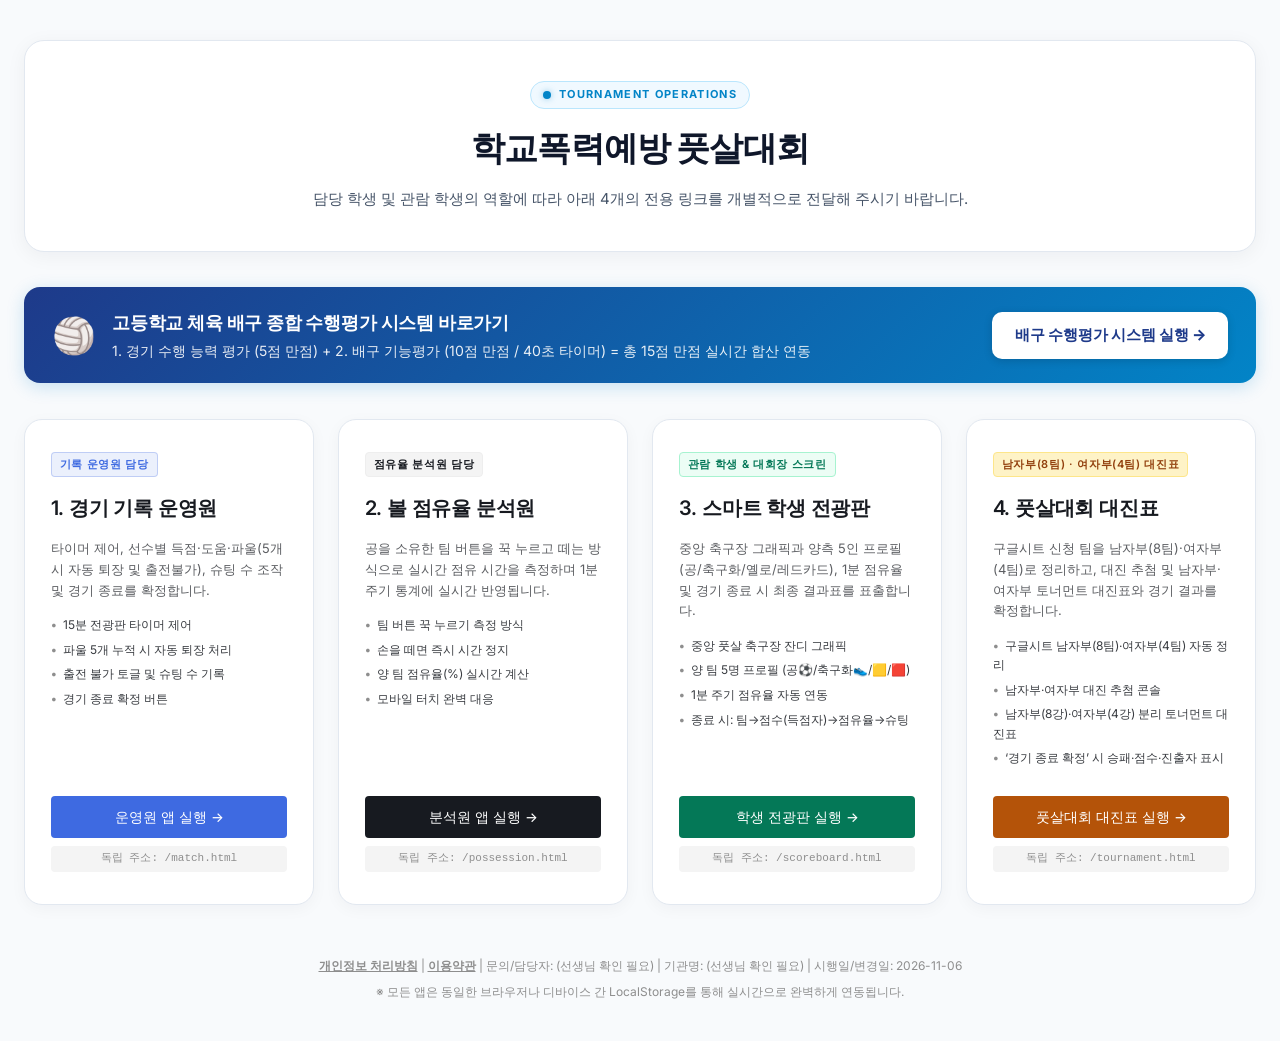
<file: index.html>
<!DOCTYPE html>
<html lang="ko">

<head>
  <meta charset="UTF-8">
  <meta name="viewport" content="width=device-width, initial-scale=1.0, maximum-scale=1.0, user-scalable=no">
  <title>학교폭력예방 풋살대회 | 운영 포털</title>
  <meta name="description" content="학교폭력예방 풋살대회 운영 포털 - 경기 기록 운영원, 볼 점유율 분석원, 학생 전광판, 토너먼트 대진표·일정 및 경기 확정">
  <link rel="preconnect" href="https://fonts.googleapis.com">
  <link rel="preconnect" href="https://fonts.gstatic.com" crossorigin>
  <link href="https://fonts.googleapis.com/css2?family=Inter:wght@400;500;600;700&display=swap" rel="stylesheet">
  <style>
    :root {
      --tesla-white: #ffffff;
      --tesla-light-ash: #f4f4f4;
      --tesla-cloud-gray: #eeeeee;
      --tesla-pale-silver: #d0d1d2;
      --tesla-silver-fog: #8e8e8e;
      --tesla-pewter: #5c5e62;
      --tesla-graphite: #393c41;
      --tesla-carbon-dark: #171a20;
      --tesla-blue: #3e6ae1;
      --tesla-blue-hover: #2e55bd;
      --font-sans: 'Inter', -apple-system, BlinkMacSystemFont, "Segoe UI", Roboto, sans-serif;
      --radius-btn: 4px;
      --radius-panel: 12px;
      --tesla-transition: all 0.33s cubic-bezier(0.5, 0, 0, 0.75);
    }

    *,
    *::before,
    *::after {
      box-sizing: border-box;
      margin: 0;
      padding: 0;
    }

    body {
      font-family: var(--font-sans);
      background-color: #f8fafc;
      color: #0f172a;
      min-height: 100vh;
      display: flex;
      flex-direction: column;
      align-items: center;
      justify-content: center;
      padding: 2.5rem 1.5rem;
      line-height: 1.6;
    }

    .portal-container {
      width: 100%;
      max-width: 1360px;
      display: flex;
      flex-direction: column;
      gap: 2.2rem;
    }

    .portal-header {
      text-align: center;
      display: flex;
      flex-direction: column;
      align-items: center;
      gap: 0.75rem;
      background: #ffffff;
      border: 1px solid #e2e8f0;
      border-radius: 20px;
      padding: 2.5rem 1.75rem;
      box-shadow: 0 4px 20px rgba(15, 23, 42, 0.05);
    }

    .brand-badge {
      display: inline-flex;
      align-items: center;
      gap: 0.5rem;
      font-size: 11px;
      font-weight: 700;
      letter-spacing: 0.12em;
      color: #0284c7;
      background: #f0f9ff;
      border: 1px solid #bae6fd;
      padding: 4px 12px;
      border-radius: 999px;
      text-transform: uppercase;
    }

    .live-dot {
      width: 8px;
      height: 8px;
      border-radius: 50%;
      background-color: #0284c7;
      box-shadow: 0 0 6px rgba(2, 132, 199, 0.4);
    }

    .portal-title {
      font-size: 34px;
      font-weight: 900;
      color: #0f172a;
      letter-spacing: -0.02em;
    }

    .portal-subtitle {
      font-size: 15px;
      color: #475569;
      max-width: 680px;
      line-height: 1.6;
    }

    /* 4단 독립 앱 선택 카드 그리드 */
    .app-cards-grid {
      display: grid;
      grid-template-columns: repeat(4, 1fr);
      gap: 1.5rem;
    }

    @media (max-width: 1200px) {
      .app-cards-grid {
        grid-template-columns: repeat(2, 1fr);
      }
    }

    @media (max-width: 680px) {
      .app-cards-grid {
        grid-template-columns: 1fr;
        gap: 1.25rem;
      }
    }

    .app-card {
      background: #ffffff;
      border: 1px solid #e2e8f0;
      border-radius: 18px;
      padding: 2rem 1.6rem;
      display: flex;
      flex-direction: column;
      justify-content: space-between;
      gap: 1.8rem;
      text-decoration: none;
      color: inherit;
      transition: all 0.2s cubic-bezier(0.16, 1, 0.3, 1);
      box-shadow: 0 4px 16px rgba(15, 23, 42, 0.04);
    }

    .app-card:hover {
      border-color: #3b82f6;
      transform: translateY(-4px);
      box-shadow: 0 16px 32px rgba(15, 23, 42, 0.09);
    }

    .app-card-top {
      display: flex;
      flex-direction: column;
      gap: 0.9rem;
    }

    .app-role-pill {
      align-self: flex-start;
      font-size: 11px;
      font-weight: 700;
      letter-spacing: 0.06em;
      padding: 4px 10px;
      border-radius: 6px;
      text-transform: uppercase;
    }

    .card-match .app-role-pill {
      background: #eff6ff;
      color: #1d4ed8;
      border: 1px solid #bfdbfe;
    }

    .card-possession .app-role-pill {
      background: #f1f5f9;
      color: #334155;
      border: 1px solid #cbd5e1;
    }

    .card-scoreboard .app-role-pill {
      background: #ecfdf5;
      color: #059669;
      border: 1px solid #a7f3d0;
    }

    .card-tournament .app-role-pill {
      background: #fffbeb;
      color: #b45309;
      border: 1px solid #fde68a;
    }

    .app-card-title {
      font-size: 21px;
      font-weight: 800;
      color: #0f172a;
      letter-spacing: -0.01em;
    }

    .app-card-desc {
      font-size: 13.5px;
      color: #475569;
      line-height: 1.65;
    }

    .app-features-list {
      list-style: none;
      display: flex;
      flex-direction: column;
      gap: 0.45rem;
      font-size: 12.5px;
      color: #334155;
    }

    .app-features-list li::before {
      content: "✓";
      color: #2563eb;
      display: inline-block;
      width: 1.2em;
      font-weight: bold;
    }

    .app-card-bottom {
      display: flex;
      flex-direction: column;
      gap: 0.75rem;
    }

    .btn-enter-app {
      width: 100%;
      height: 46px;
      display: flex;
      align-items: center;
      justify-content: center;
      gap: 0.4rem;
      border-radius: 10px;
      font-size: 14px;
      font-weight: 700;
      transition: all 0.16s ease;
      cursor: pointer;
    }

    .card-match .btn-enter-app {
      background: #2563eb;
      color: #ffffff;
    }

    .card-match:hover .btn-enter-app {
      background: #1d4ed8;
    }

    .card-possession .btn-enter-app {
      background: #0f172a;
      color: #ffffff;
    }

    .card-possession:hover .btn-enter-app {
      background: #1e293b;
    }

    .card-scoreboard .btn-enter-app {
      background: #059669;
      color: #ffffff;
    }

    .card-scoreboard:hover .btn-enter-app {
      background: #047857;
    }

    .card-tournament .btn-enter-app {
      background: #d97706;
      color: #ffffff;
    }

    .card-tournament:hover .btn-enter-app {
      background: #b45309;
    }

    .url-chip {
      font-size: 11px;
      font-family: 'JetBrains Mono', monospace;
      color: #64748b;
      text-align: center;
      background: #f1f5f9;
      padding: 5px 8px;
      border-radius: 6px;
    }

    .app-role-pill {
      align-self: flex-start;
      font-size: 11px;
      font-weight: 600;
      letter-spacing: 0.06em;
      padding: 3px 8px;
      border-radius: var(--radius-btn);
      text-transform: uppercase;
    }

    .card-match .app-role-pill {
      background: rgba(62, 106, 225, 0.1);
      color: var(--tesla-blue);
      border: 1px solid rgba(62, 106, 225, 0.25);
    }

    .card-possession .app-role-pill {
      background: var(--tesla-light-ash);
      color: var(--tesla-carbon-dark);
      border: 1px solid var(--tesla-cloud-gray);
    }

    .card-scoreboard .app-role-pill {
      background: #ecfdf5;
      color: #047857;
      border: 1px solid #a7f3d0;
    }

    .card-tournament .app-role-pill {
      background: #fef3c7;
      color: #92400e;
      border: 1px solid #fde68a;
    }

    .app-card-title {
      font-size: 20px;
      font-weight: 600;
      color: var(--tesla-carbon-dark);
      letter-spacing: -0.01em;
    }

    .app-card-desc {
      font-size: 13px;
      color: var(--tesla-pewter);
      line-height: 1.6;
    }

    .app-features-list {
      list-style: none;
      display: flex;
      flex-direction: column;
      gap: 0.35rem;
      font-size: 12px;
      color: var(--tesla-graphite);
    }

    .app-features-list li::before {
      content: "•";
      color: var(--tesla-silver-fog);
      display: inline-block;
      width: 1em;
    }

    .app-card-bottom {
      display: flex;
      flex-direction: column;
      gap: 0.5rem;
    }

    .btn-enter-app {
      width: 100%;
      height: 42px;
      display: flex;
      align-items: center;
      justify-content: center;
      gap: 0.4rem;
      border-radius: var(--radius-btn);
      font-size: 13.5px;
      font-weight: 500;
      transition: var(--tesla-transition);
      cursor: pointer;
    }

    .card-match .btn-enter-app {
      background: var(--tesla-blue);
      color: var(--tesla-white);
    }

    .card-match:hover .btn-enter-app {
      background: var(--tesla-blue-hover);
    }

    .card-possession .btn-enter-app {
      background: var(--tesla-carbon-dark);
      color: var(--tesla-white);
    }

    .card-possession:hover .btn-enter-app {
      background: #000000;
    }

    .card-scoreboard .btn-enter-app {
      background: #047857;
      color: var(--tesla-white);
    }

    .card-scoreboard:hover .btn-enter-app {
      background: #065f46;
    }

    .card-tournament .btn-enter-app {
      background: #b45309;
      color: var(--tesla-white);
    }

    .card-tournament:hover .btn-enter-app {
      background: #92400e;
    }

    .url-chip {
      font-size: 11px;
      font-family: monospace;
      color: var(--tesla-silver-fog);
      text-align: center;
      background: var(--tesla-light-ash);
      padding: 4px 8px;
      border-radius: var(--radius-btn);
    }

    .portal-footer {
      text-align: center;
      font-size: 12px;
      color: var(--tesla-silver-fog);
      margin-top: 1rem;
    }
  </style>
</head>

<body>
  <div class="portal-container">
    <header class="portal-header">
      <div class="brand-badge">
        <span class="live-dot"></span>
        <span>TOURNAMENT OPERATIONS</span>
      </div>
      <h1 class="portal-title">학교폭력예방 풋살대회</h1>
      <p class="portal-subtitle">담당 학생 및 관람 학생의 역할에 따라 아래 4개의 전용 링크를 개별적으로 전달해 주시기 바랍니다.</p>
    </header>

    <!-- 배구 종합 수행평가 시스템 바로가기 배너 -->
    <div style="background: linear-gradient(135deg, #1e3a8a, #0284c7); border-radius: 16px; padding: 1.25rem 1.75rem; color: #ffffff; display: flex; align-items: center; justify-content: space-between; box-shadow: 0 4px 18px rgba(2, 132, 199, 0.2); flex-wrap: wrap; gap: 1rem;">
      <div style="display: flex; align-items: center; gap: 1rem;">
        <span style="font-size: 2.2rem;">🏐</span>
        <div>
          <div style="font-size: 1.15rem; font-weight: 800; letter-spacing: -0.01em;">고등학교 체육 배구 종합 수행평가 시스템 바로가기</div>
          <div style="font-size: 0.88rem; opacity: 0.9; margin-top: 2px;">1. 경기 수행 능력 평가 (5점 만점) + 2. 배구 기능평가 (10점 만점 / 40초 타이머) = 총 15점 만점 실시간 합산 연동</div>
        </div>
      </div>
      <a href="volleyball/index.html" style="background: #ffffff; color: #1e3a8a; font-weight: 800; font-size: 0.95rem; padding: 0.7rem 1.4rem; border-radius: 10px; text-decoration: none; box-shadow: 0 2px 8px rgba(0,0,0,0.15); transition: all 0.2s ease;">
        배구 수행평가 시스템 실행 →
      </a>
    </div>

    <main class="app-cards-grid">
      <!-- 1. 경기 기록 운영원 앱 (기존 그대로 유지) -->
      <a href="match.html" class="app-card card-match">
        <div class="app-card-top">
          <span class="app-role-pill">기록 운영원 담당</span>
          <h2 class="app-card-title">1. 경기 기록 운영원</h2>
          <p class="app-card-desc">타이머 제어, 선수별 득점·도움·파울(5개 시 자동 퇴장 및 출전불가), 슈팅 수 조작 및 경기 종료를 확정합니다.</p>
          <ul class="app-features-list">
            <li>15분 전광판 타이머 제어</li>
            <li>파울 5개 누적 시 자동 퇴장 처리</li>
            <li>출전 불가 토글 및 슈팅 수 기록</li>
            <li>경기 종료 확정 버튼</li>
          </ul>
        </div>
        <div class="app-card-bottom">
          <div class="btn-enter-app">운영원 앱 실행 →</div>
          <span class="url-chip">독립 주소: /match.html</span>
        </div>
      </a>

      <!-- 2. 볼 점유율 분석원 앱 (기존 그대로 유지) -->
      <a href="possession.html" class="app-card card-possession">
        <div class="app-card-top">
          <span class="app-role-pill">점유율 분석원 담당</span>
          <h2 class="app-card-title">2. 볼 점유율 분석원</h2>
          <p class="app-card-desc">공을 소유한 팀 버튼을 꾹 누르고 떼는 방식으로 실시간 점유 시간을 측정하며 1분 주기 통계에 실시간 반영됩니다.</p>
          <ul class="app-features-list">
            <li>팀 버튼 꾹 누르기 측정 방식</li>
            <li>손을 떼면 즉시 시간 정지</li>
            <li>양 팀 점유율(%) 실시간 계산</li>
            <li>모바일 터치 완벽 대응</li>
          </ul>
        </div>
        <div class="app-card-bottom">
          <div class="btn-enter-app">분석원 앱 실행 →</div>
          <span class="url-chip">독립 주소: /possession.html</span>
        </div>
      </a>

      <!-- 3. 스마트 학생 전광판 (기존 그대로 유지) -->
      <a href="scoreboard.html" class="app-card card-scoreboard">
        <div class="app-card-top">
          <span class="app-role-pill">관람 학생 &amp; 대회장 스크린</span>
          <h2 class="app-card-title">3. 스마트 학생 전광판</h2>
          <p class="app-card-desc">중앙 축구장 그래픽과 양측 5인 프로필(공/축구화/옐로/레드카드), 1분 점유율 및 경기 종료 시 최종 결과표를 표출합니다.</p>
          <ul class="app-features-list">
            <li>중앙 풋살 축구장 잔디 그래픽</li>
            <li>양 팀 5명 프로필 (공⚽/축구화👟/🟨/🟥)</li>
            <li>1분 주기 점유율 자동 연동</li>
            <li>종료 시: 팀→점수(득점자)→점유율→슈팅</li>
          </ul>
        </div>
        <div class="app-card-bottom">
          <div class="btn-enter-app">학생 전광판 실행 →</div>
          <span class="url-chip">독립 주소: /scoreboard.html</span>
        </div>
      </a>

      <!-- 4. 풋살대회 대진표 (신규 추가!) -->
      <a href="tournament.html" class="app-card card-tournament">
        <div class="app-card-top">
          <span class="app-role-pill">남자부(8팀) · 여자부(4팀) 대진표</span>
          <h2 class="app-card-title">4. 풋살대회 대진표</h2>
          <p class="app-card-desc">구글시트 신청 팀을 남자부(8팀)·여자부(4팀)로 정리하고, 대진 추첨 및 남자부·여자부 토너먼트 대진표와 경기 결과를 확정합니다.</p>
          <ul class="app-features-list">
            <li>구글시트 남자부(8팀)·여자부(4팀) 자동 정리</li>
            <li>남자부·여자부 대진 추첨 콘솔</li>
            <li>남자부(8강)·여자부(4강) 분리 토너먼트 대진표</li>
            <li>‘경기 종료 확정’ 시 승패·점수·진출자 표시</li>
          </ul>
        </div>
        <div class="app-card-bottom">
          <div class="btn-enter-app">풋살대회 대진표 실행 →</div>
          <span class="url-chip">독립 주소: /tournament.html</span>
        </div>
      </a>
    </main>

    <footer class="portal-footer">
      <div style="margin-bottom: 0.4rem;">
        <a href="PRIVACY_POLICY.md" style="color:inherit; font-weight:600;">개인정보 처리방침</a> |
        <a href="TERMS_OF_SERVICE.md" style="color:inherit; font-weight:600;">이용약관</a> |
        <span>문의/담당자: (선생님 확인 필요)</span> |
        <span>기관명: (선생님 확인 필요)</span> |
        <span>시행일/변경일: 2026-11-06</span>
      </div>
      <p>※ 모든 앱은 동일한 브라우저나 디바이스 간 LocalStorage를 통해 실시간으로 완벽하게 연동됩니다.</p>
    </footer>
  </div>
</body>

</html>
</file>
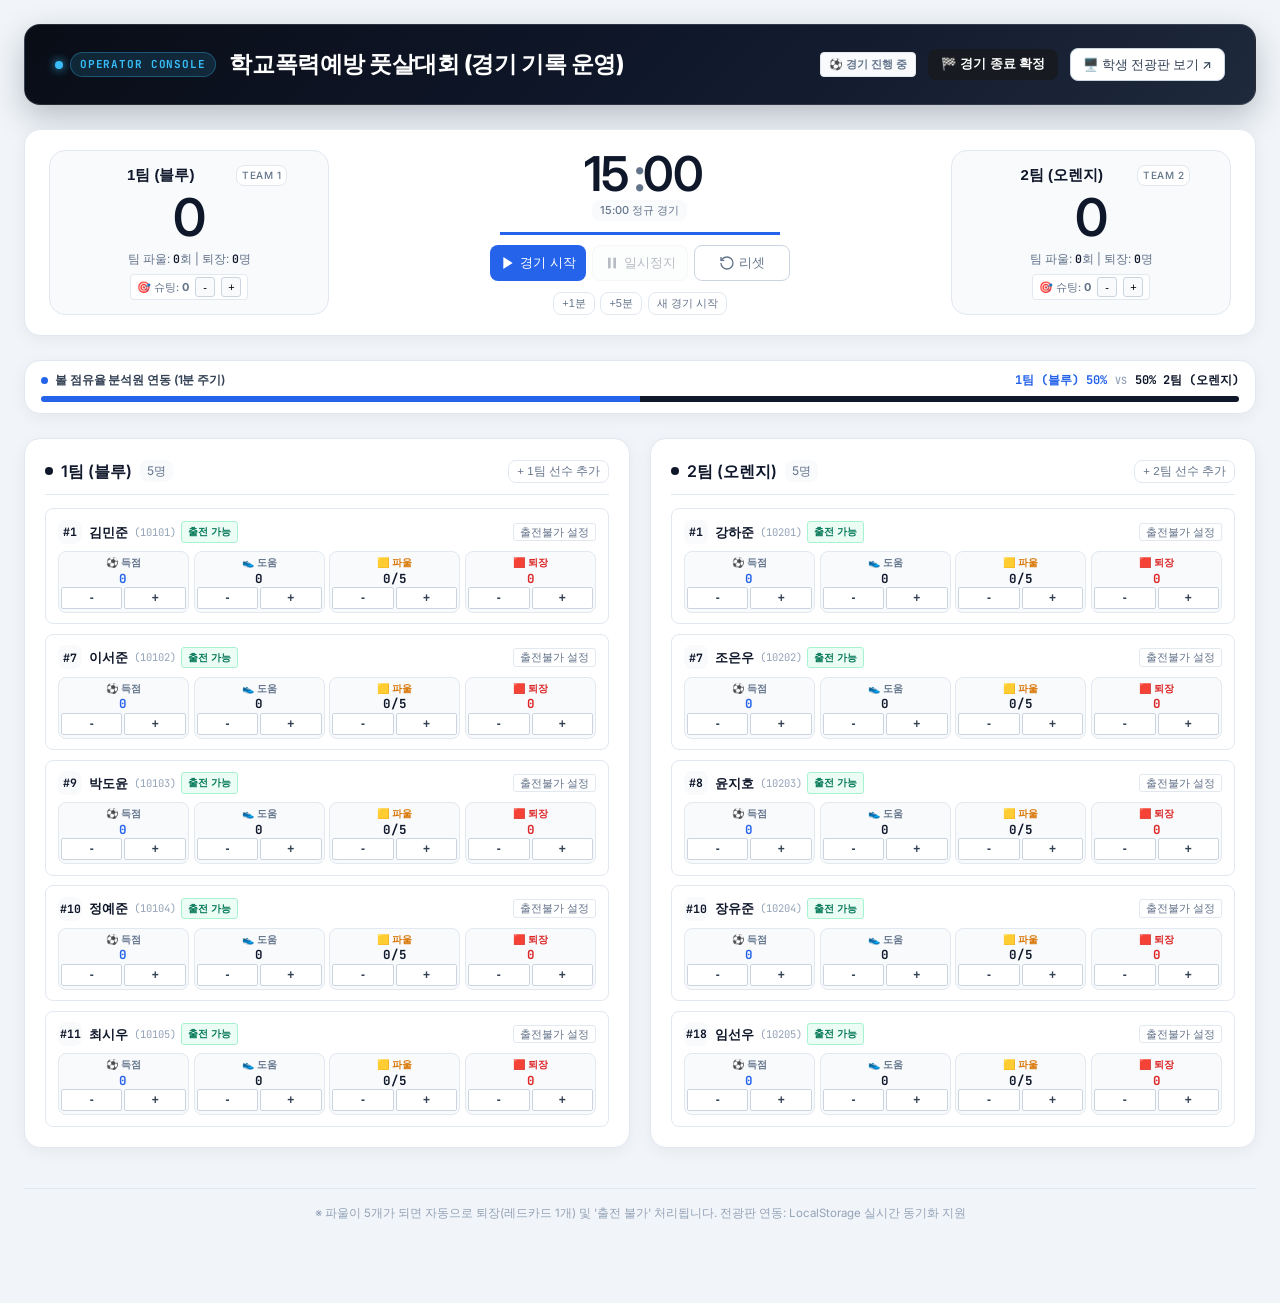
<file: match.html>
<!DOCTYPE html>
<html lang="ko">
<head>
  <meta charset="UTF-8">
  <meta name="viewport" content="width=device-width, initial-scale=1.0, maximum-scale=1.0, user-scalable=no">
  <title>경기 기록 운영원 | 학교폭력예방 풋살대회</title>
  <meta name="description" content="학교폭력예방 풋살대회 경기 기록 운영원 전용 앱 - 득점, 도움, 파울(5회 시 자동 퇴장), 출전 불가 및 경기 종료">
  <link rel="preconnect" href="https://fonts.googleapis.com">
  <link rel="preconnect" href="https://fonts.gstatic.com" crossorigin>
  <link href="https://fonts.googleapis.com/css2?family=Inter:wght@400;500;600;700&family=JetBrains+Mono:wght@500;700&display=swap" rel="stylesheet">
  <link rel="stylesheet" href="style.css">
  <style>
    /* 운영판 추가 확장 스타일 (Tesla Design System 규격) */
    .game-status-badge {
      font-size: 11px;
      font-weight: 600;
      padding: 3px 8px;
      border-radius: 4px;
      background: var(--tesla-light-ash);
      color: var(--tesla-pewter);
      border: 1px solid var(--tesla-cloud-gray);
    }
    .game-status-badge.ended {
      background: #fee2e2;
      color: #b91c1c;
      border-color: #fca5a5;
    }
    .btn-end-match {
      background: #171a20;
      color: #ffffff;
      border: 1px solid #171a20;
    }
    .btn-end-match:hover {
      background: #b91c1c;
      border-color: #b91c1c;
    }
    .player-status-tag {
      font-size: 10px;
      padding: 2px 6px;
      border-radius: 3px;
      font-weight: 600;
      display: inline-block;
    }
    .status-active {
      background: #ecfdf5;
      color: #047857;
      border: 1px solid #a7f3d0;
    }
    .status-suspended {
      background: #fee2e2;
      color: #b91c1c;
      border: 1px solid #fca5a5;
    }
    .status-disqualified {
      background: #f3f4f6;
      color: #4b5563;
      border: 1px solid #d1d5db;
    }
    /* 슈팅 컨트롤 유닛 */
    .team-shots-ctrl {
      display: flex;
      align-items: center;
      gap: 0.4rem;
      font-size: 11px;
      color: var(--tesla-pewter);
      background: var(--tesla-white);
      padding: 2px 6px;
      border-radius: 4px;
      border: 1px solid var(--tesla-cloud-gray);
    }
    .btn-shot-mini {
      width: 20px;
      height: 20px;
      border-radius: 3px;
      border: 1px solid var(--tesla-pale-silver);
      background: var(--tesla-light-ash);
      cursor: pointer;
      font-size: 11px;
      line-height: 1;
    }
  </style>
</head>
<body>
  <div class="app-container">
    <!-- 1. 최상단 헤더 -->
    <header class="app-header">
      <div class="header-left">
        <div class="brand-badge">
          <span class="live-dot"></span>
          <span class="brand-sub">OPERATOR CONSOLE</span>
        </div>
        <h1 class="main-title">학교폭력예방 풋살대회 (경기 기록 운영)</h1>
      </div>

      <div class="header-right">
        <span class="game-status-badge" id="gameStatusBadge">경기 진행 중</span>

        <button id="endMatchBtn" class="btn-primary btn-end-match" title="경기 종료 시 학생 전광판에 최종 결과 표시">
          🏁 경기 종료 확정
        </button>

        <a href="scoreboard.html" target="_blank" class="btn-secondary" title="학생들이 보는 전광판 새 창 열기">
          🖥️ 학생 전광판 보기 ↗
        </a>
      </div>
    </header>

    <!-- 2. 상단 중앙 타이머 및 스코어보드 -->
    <section class="top-center-scoreboard glass-card">
      <!-- 1팀 요약 -->
      <div class="team-summary team-summary-1">
        <div class="team-name-editable-wrap">
          <input type="text" id="team1NameInput" class="team-name-input" value="1팀 (블루)" title="1팀 이름을 변경할 수 있습니다">
          <span class="team-sub-badge">TEAM 1</span>
        </div>
        <div class="team-big-score" id="team1Score">0</div>
        <div class="team-fouls-summary">팀 파울: <strong id="team1TotalFouls">0</strong>회 | 퇴장: <strong id="team1TotalRed">0</strong>명</div>
        <!-- 슈팅 카운트 -->
        <div class="team-shots-ctrl" title="1팀 총 슈팅 수 조작">
          <span>🎯 슈팅: <strong id="team1ShotsDisplay">0</strong></span>
          <button class="btn-shot-mini" id="team1ShotMinus">-</button>
          <button class="btn-shot-mini" id="team1ShotPlus">+</button>
        </div>
      </div>

      <!-- 중앙 15분 정밀 타이머 -->
      <div class="center-timer-wrap">
        <div class="timer-display-box">
          <div class="time-readout">
            <span id="timerMinutes" class="time-digit">15</span>
            <span class="time-colon">:</span>
            <span id="timerSeconds" class="time-digit">00</span>
          </div>
          <span class="timer-badge" id="timerPeriodBadge">15:00 정규 경기</span>
        </div>

        <div class="timer-progress-wrap">
          <div id="timerProgressBar" class="timer-progress-bar"></div>
        </div>

        <div class="timer-control-buttons">
          <button id="startTimerBtn" class="btn-timer btn-start" title="경기 시작">
            <svg width="16" height="16" viewBox="0 0 24 24" fill="currentColor">
              <polygon points="5 3 19 12 5 21 5 3"></polygon>
            </svg>
            <span>경기 시작</span>
          </button>

          <button id="pauseTimerBtn" class="btn-timer btn-pause" disabled title="일시 정지">
            <svg width="16" height="16" viewBox="0 0 24 24" fill="currentColor">
              <rect x="6" y="4" width="4" height="16"></rect>
              <rect x="14" y="4" width="4" height="16"></rect>
            </svg>
            <span>일시정지</span>
          </button>

          <button id="resetTimerBtn" class="btn-timer btn-reset" title="15분 초기화">
            <svg width="16" height="16" viewBox="0 0 24 24" fill="none" stroke="currentColor" stroke-width="2">
              <path d="M3 12a9 9 0 1 0 9-9 9.75 9.75 0 0 0-6.74 2.74L3 8"></path>
              <path d="M3 3v5h5"></path>
            </svg>
            <span>리셋</span>
          </button>
        </div>

        <div class="timer-extra-chips">
          <button type="button" class="btn-chip" id="add1MinBtn">+1분</button>
          <button type="button" class="btn-chip" id="add5MinBtn">+5분</button>
          <button type="button" class="btn-chip" id="newMatchSessionBtn">새 경기 시작</button>
        </div>
      </div>

      <!-- 2팀 요약 -->
      <div class="team-summary team-summary-2">
        <div class="team-name-editable-wrap">
          <input type="text" id="team2NameInput" class="team-name-input" value="2팀 (오렌지)" title="2팀 이름을 변경할 수 있습니다">
          <span class="team-sub-badge">TEAM 2</span>
        </div>
        <div class="team-big-score" id="team2Score">0</div>
        <div class="team-fouls-summary">팀 파울: <strong id="team2TotalFouls">0</strong>회 | 퇴장: <strong id="team2TotalRed">0</strong>명</div>
        <!-- 슈팅 카운트 -->
        <div class="team-shots-ctrl" title="2팀 총 슈팅 수 조작">
          <span>🎯 슈팅: <strong id="team2ShotsDisplay">0</strong></span>
          <button class="btn-shot-mini" id="team2ShotMinus">-</button>
          <button class="btn-shot-mini" id="team2ShotPlus">+</button>
        </div>
      </div>
    </section>

    <!-- 실시간 볼 점유율 1분 주기 연동 바 (운영판) -->
    <section class="match-possession-section glass-card">
      <div class="match-possession-header">
        <div class="poss-title-left">
          <span class="pulse-dot"></span>
          <span class="match-poss-title">볼 점유율 분석원 연동 (1분 주기)</span>
        </div>
        <div class="match-poss-readout">
          <span id="matchPossTeam1Val" class="poss-team1-badge">1팀 50%</span>
          <span class="poss-vs-label">VS</span>
          <span id="matchPossTeam2Val" class="poss-team2-badge">50% 2팀</span>
        </div>
      </div>
      <div class="match-poss-dual-bar">
        <div id="matchPossTeam1Bar" class="match-poss-bar-team1" style="width: 50%;"></div>
        <div id="matchPossTeam2Bar" class="match-poss-bar-team2" style="width: 50%;"></div>
      </div>
    </section>

    <!-- 3. 본문: 1팀(왼쪽)과 2팀(오른쪽) 2단 선수 기록 패널 -->
    <main class="teams-two-column-layout">
      <!-- 1팀 -->
      <section class="team-column team-1-column glass-card">
        <div class="team-column-header team-1-header">
          <div class="team-title-wrap">
            <span class="team-dot team-1-dot"></span>
            <h2 class="team-column-title" id="team1TitleDisplay">1팀 (블루)</h2>
            <span class="team-count" id="team1CountBadge">5명</span>
          </div>
          <button class="btn-outline-sm" id="addPlayer1Btn">+ 1팀 선수 추가</button>
        </div>
        <div class="players-stack" id="team1PlayersList"></div>
      </section>

      <!-- 2팀 -->
      <section class="team-column team-2-column glass-card">
        <div class="team-column-header team-2-header">
          <div class="team-title-wrap">
            <span class="team-dot team-2-dot"></span>
            <h2 class="team-column-title" id="team2TitleDisplay">2팀 (오렌지)</h2>
            <span class="team-count" id="team2CountBadge">5명</span>
          </div>
          <button class="btn-outline-sm" id="addPlayer2Btn">+ 2팀 선수 추가</button>
        </div>
        <div class="players-stack" id="team2PlayersList"></div>
      </section>
    </main>

    <!-- 4. 푸터 -->
    <footer class="app-footer">
      <div class="footer-content">
        <div class="footer-meta">
          <span>※ 파울이 5개가 되면 자동으로 퇴장(레드카드 1개) 및 '출전 불가' 처리됩니다.</span>
          <span>전광판 연동: LocalStorage 실시간 동기화 지원</span>
        </div>
      </div>
    </footer>
  </div>

  <!-- 선수 추가 모달 -->
  <div class="modal-backdrop hidden" id="addPlayerModal">
    <div class="modal-dialog glass-card">
      <div class="modal-header">
        <h3 id="addPlayerModalTitle">새 선수 등록</h3>
        <button class="modal-close" id="closeAddPlayerModalBtn">&times;</button>
      </div>
      <div class="modal-body">
        <div class="form-group">
          <label for="newPlayerName">선수 이름</label>
          <input type="text" id="newPlayerName" placeholder="예: 박지성" required>
        </div>
        <div class="form-group">
          <label for="newPlayerStudentNum">학번 (득점자 전광판 표시용)</label>
          <input type="text" id="newPlayerStudentNum" placeholder="예: 10101" required>
        </div>
        <div class="form-group">
          <label for="newPlayerNumber">등번호</label>
          <input type="number" id="newPlayerNumber" placeholder="예: 7" min="1" max="99" required>
        </div>
        <div class="form-group">
          <label for="newPlayerTeamSelect">소속 팀</label>
          <select id="newPlayerTeamSelect">
            <option value="1">1팀 (왼쪽)</option>
            <option value="2">2팀 (오른쪽)</option>
          </select>
        </div>
      </div>
      <div class="modal-footer">
        <button class="btn-secondary" id="cancelAddPlayerBtn">취소</button>
        <button class="btn-primary" id="saveNewPlayerBtn">선수 추가</button>
      </div>
    </div>
  </div>

  <script src="app.js"></script>
</body>
</html>
</file>
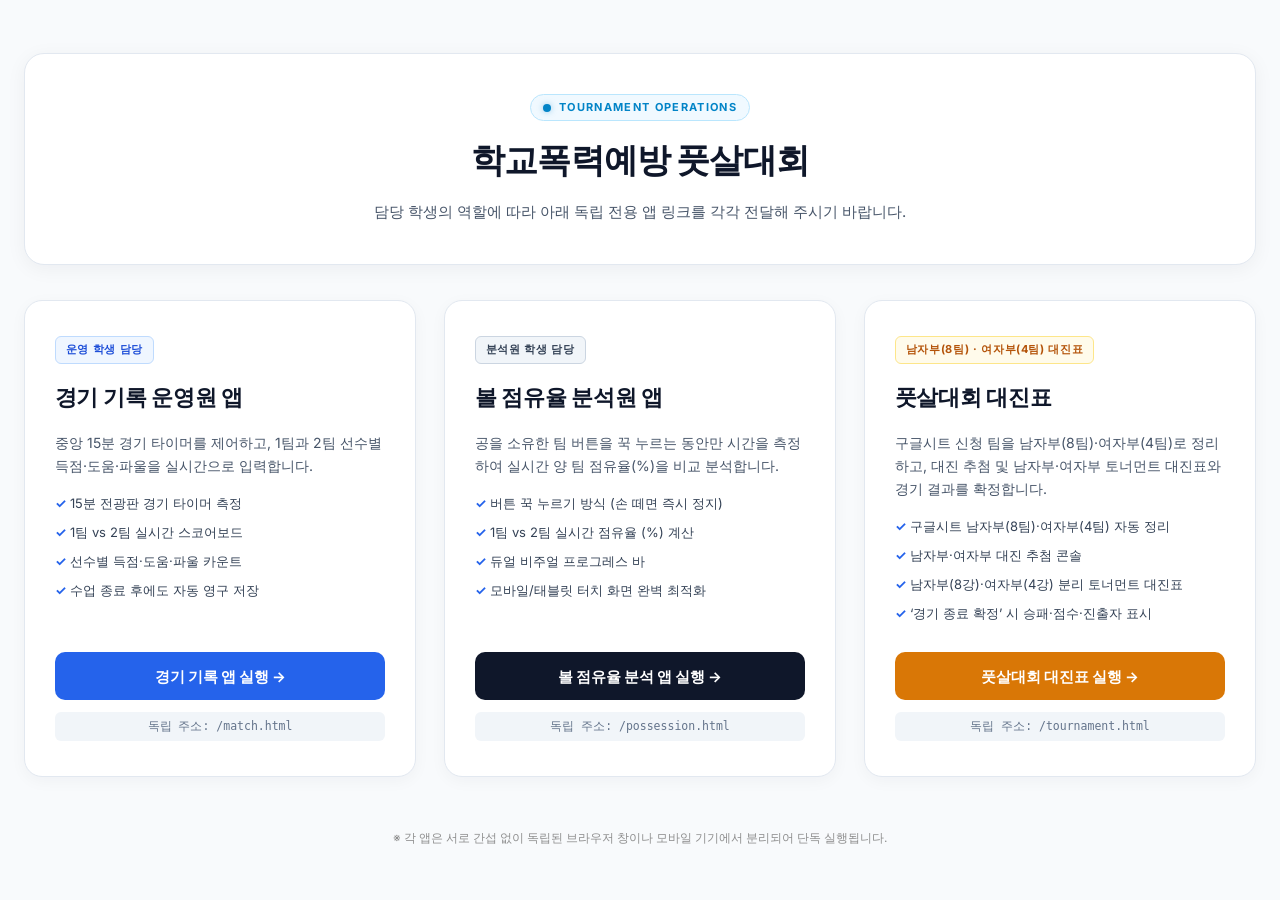
<file: portal.html>
<!DOCTYPE html>
<html lang="ko">

<head>
  <meta charset="UTF-8">
  <meta name="viewport" content="width=device-width, initial-scale=1.0, maximum-scale=1.0, user-scalable=no">
  <title>학교폭력예방 풋살대회 | 운영 포털</title>
  <meta name="description" content="학교폭력예방 풋살대회 운영 포털 - 경기 기록 운영원 앱, 볼 점유율 분석원 앱, 토너먼트 대진표·일정 및 경기 확정 앱 독립 접속">
  <link rel="preconnect" href="https://fonts.googleapis.com">
  <link rel="preconnect" href="https://fonts.gstatic.com" crossorigin>
  <link href="https://fonts.googleapis.com/css2?family=Inter:wght@400;500;600;700&display=swap" rel="stylesheet">
  <style>
    :root {
      --tesla-white: #ffffff;
      --tesla-light-ash: #f4f4f4;
      --tesla-cloud-gray: #eeeeee;
      --tesla-pale-silver: #d0d1d2;
      --tesla-silver-fog: #8e8e8e;
      --tesla-pewter: #5c5e62;
      --tesla-graphite: #393c41;
      --tesla-carbon-dark: #171a20;
      --tesla-blue: #3e6ae1;
      --tesla-blue-hover: #2e55bd;
      --font-sans: 'Inter', -apple-system, BlinkMacSystemFont, "Segoe UI", Roboto, sans-serif;
      --radius-btn: 4px;
      --radius-panel: 12px;
      --tesla-transition: all 0.33s cubic-bezier(0.5, 0, 0, 0.75);
    }

    *,
    *::before,
    *::after {
      box-sizing: border-box;
      margin: 0;
      padding: 0;
    }

    body {
      font-family: var(--font-sans);
      background-color: #f8fafc;
      color: #0f172a;
      min-height: 100vh;
      display: flex;
      flex-direction: column;
      align-items: center;
      justify-content: center;
      padding: 2.5rem 1.5rem;
      line-height: 1.6;
    }

    .portal-container {
      width: 100%;
      max-width: 1240px;
      display: flex;
      flex-direction: column;
      gap: 2.2rem;
    }

    .portal-header {
      text-align: center;
      display: flex;
      flex-direction: column;
      align-items: center;
      gap: 0.75rem;
      background: #ffffff;
      border: 1px solid #e2e8f0;
      border-radius: 20px;
      padding: 2.5rem 1.75rem;
      box-shadow: 0 4px 20px rgba(15, 23, 42, 0.05);
    }

    .brand-badge {
      display: inline-flex;
      align-items: center;
      gap: 0.5rem;
      font-size: 11px;
      font-weight: 700;
      letter-spacing: 0.12em;
      color: #0284c7;
      background: #f0f9ff;
      border: 1px solid #bae6fd;
      padding: 4px 12px;
      border-radius: 999px;
      text-transform: uppercase;
    }

    .live-dot {
      width: 8px;
      height: 8px;
      border-radius: 50%;
      background-color: #0284c7;
      box-shadow: 0 0 6px rgba(2, 132, 199, 0.4);
    }

    .portal-title {
      font-size: 34px;
      font-weight: 900;
      color: #0f172a;
      letter-spacing: -0.02em;
    }

    .portal-subtitle {
      font-size: 15px;
      color: #475569;
      max-width: 600px;
      line-height: 1.6;
    }

    .app-cards-grid {
      display: grid;
      grid-template-columns: repeat(3, 1fr);
      gap: 1.75rem;
    }

    @media (max-width: 980px) {
      .app-cards-grid {
        grid-template-columns: 1fr;
        gap: 1.25rem;
      }
    }

    .app-card {
      background: #ffffff;
      border: 1px solid #e2e8f0;
      border-radius: 18px;
      padding: 2.2rem 1.85rem;
      display: flex;
      flex-direction: column;
      justify-content: space-between;
      gap: 1.8rem;
      text-decoration: none;
      color: inherit;
      transition: all 0.2s cubic-bezier(0.16, 1, 0.3, 1);
      box-shadow: 0 4px 16px rgba(15, 23, 42, 0.04);
    }

    .app-card:hover {
      border-color: #3b82f6;
      transform: translateY(-4px);
      box-shadow: 0 16px 32px rgba(15, 23, 42, 0.09);
    }

    .app-card-top {
      display: flex;
      flex-direction: column;
      gap: 1rem;
    }

    .app-role-pill {
      align-self: flex-start;
      font-size: 11px;
      font-weight: 700;
      letter-spacing: 0.06em;
      padding: 4px 10px;
      border-radius: 6px;
      text-transform: uppercase;
    }

    .card-match .app-role-pill {
      background: #eff6ff;
      color: #1d4ed8;
      border: 1px solid #bfdbfe;
    }

    .card-possession .app-role-pill {
      background: #f1f5f9;
      color: #334155;
      border: 1px solid #cbd5e1;
    }

    .card-tournament .app-role-pill {
      background: #fffbeb;
      color: #b45309;
      border: 1px solid #fde68a;
    }

    .app-card-title {
      font-size: 22px;
      font-weight: 800;
      color: #0f172a;
      letter-spacing: -0.01em;
    }

    .app-card-desc {
      font-size: 14px;
      color: #475569;
      line-height: 1.65;
    }

    .app-features-list {
      list-style: none;
      display: flex;
      flex-direction: column;
      gap: 0.5rem;
      font-size: 13px;
      color: #334155;
    }

    .app-features-list li::before {
      content: "✓";
      color: #2563eb;
      display: inline-block;
      width: 1.2em;
      font-weight: bold;
    }

    .app-card-bottom {
      display: flex;
      flex-direction: column;
      gap: 0.75rem;
    }

    .btn-enter-app {
      width: 100%;
      height: 48px;
      display: flex;
      align-items: center;
      justify-content: center;
      gap: 0.4rem;
      border-radius: 10px;
      font-size: 14.5px;
      font-weight: 700;
      transition: all 0.16s ease;
      cursor: pointer;
    }

    .card-match .btn-enter-app {
      background: #2563eb;
      color: #ffffff;
    }

    .card-match:hover .btn-enter-app {
      background: #1d4ed8;
    }

    .card-possession .btn-enter-app {
      background: #0f172a;
      color: #ffffff;
    }

    .card-possession:hover .btn-enter-app {
      background: #1e293b;
    }

    .card-tournament .btn-enter-app {
      background: #d97706;
      color: #ffffff;
    }

    .card-tournament:hover .btn-enter-app {
      background: #b45309;
    }

    .url-chip {
      font-size: 11.5px;
      font-family: 'JetBrains Mono', monospace;
      color: #64748b;
      text-align: center;
      background: #f1f5f9;
      padding: 5px 10px;
      border-radius: 6px;
    }

    .portal-footer {
      text-align: center;
      font-size: 12px;
      color: var(--tesla-silver-fog);
      margin-top: 1rem;
    }
  </style>
</head>

<body>
  <div class="portal-container">
    <header class="portal-header">
      <div class="brand-badge">
        <span class="live-dot"></span>
        <span>TOURNAMENT OPERATIONS</span>
      </div>
      <h1 class="portal-title">학교폭력예방 풋살대회</h1>
      <p class="portal-subtitle">담당 학생의 역할에 따라 아래 독립 전용 앱 링크를 각각 전달해 주시기 바랍니다.</p>
    </header>

    <main class="app-cards-grid">
      <!-- 1. 경기 기록 운영원 전용 앱 (기존 그대로 유지) -->
      <a href="match.html" class="app-card card-match">
        <div class="app-card-top">
          <span class="app-role-pill">운영 학생 담당</span>
          <h2 class="app-card-title">경기 기록 운영원 앱</h2>
          <p class="app-card-desc">중앙 15분 경기 타이머를 제어하고, 1팀과 2팀 선수별 득점·도움·파울을 실시간으로 입력합니다.</p>
          <ul class="app-features-list">
            <li>15분 전광판 경기 타이머 측정</li>
            <li>1팀 vs 2팀 실시간 스코어보드</li>
            <li>선수별 득점·도움·파울 카운트</li>
            <li>수업 종료 후에도 자동 영구 저장</li>
          </ul>
        </div>
        <div class="app-card-bottom">
          <div class="btn-enter-app">경기 기록 앱 실행 →</div>
          <span class="url-chip">독립 주소: /match.html</span>
        </div>
      </a>

      <!-- 2. 볼 점유율 분석원 전용 앱 (기존 그대로 유지) -->
      <a href="possession.html" class="app-card card-possession">
        <div class="app-card-top">
          <span class="app-role-pill">분석원 학생 담당</span>
          <h2 class="app-card-title">볼 점유율 분석원 앱</h2>
          <p class="app-card-desc">공을 소유한 팀 버튼을 꾹 누르는 동안만 시간을 측정하여 실시간 양 팀 점유율(%)을 비교 분석합니다.</p>
          <ul class="app-features-list">
            <li>버튼 꾹 누르기 방식 (손 떼면 즉시 정지)</li>
            <li>1팀 vs 2팀 실시간 점유율 (%) 계산</li>
            <li>듀얼 비주얼 프로그레스 바</li>
            <li>모바일/태블릿 터치 화면 완벽 최적화</li>
          </ul>
        </div>
        <div class="app-card-bottom">
          <div class="btn-enter-app">볼 점유율 분석 앱 실행 →</div>
          <span class="url-chip">독립 주소: /possession.html</span>
        </div>
      </a>

      <!-- 3. 풋살대회 대진표 앱 (신규 추가!) -->
      <a href="tournament.html" class="app-card card-tournament">
        <div class="app-card-top">
          <span class="app-role-pill">남자부(8팀) · 여자부(4팀) 대진표</span>
          <h2 class="app-card-title">풋살대회 대진표</h2>
          <p class="app-card-desc">구글시트 신청 팀을 남자부(8팀)·여자부(4팀)로 정리하고, 대진 추첨 및 남자부·여자부 토너먼트 대진표와 경기 결과를 확정합니다.</p>
          <ul class="app-features-list">
            <li>구글시트 남자부(8팀)·여자부(4팀) 자동 정리</li>
            <li>남자부·여자부 대진 추첨 콘솔</li>
            <li>남자부(8강)·여자부(4강) 분리 토너먼트 대진표</li>
            <li>‘경기 종료 확정’ 시 승패·점수·진출자 표시</li>
          </ul>
        </div>
        <div class="app-card-bottom">
          <div class="btn-enter-app">풋살대회 대진표 실행 →</div>
          <span class="url-chip">독립 주소: /tournament.html</span>
        </div>
      </a>
    </main>

    <footer class="portal-footer">
      <p>※ 각 앱은 서로 간섭 없이 독립된 브라우저 창이나 모바일 기기에서 분리되어 단독 실행됩니다.</p>
    </footer>
  </div>
</body>

</html>
</file>
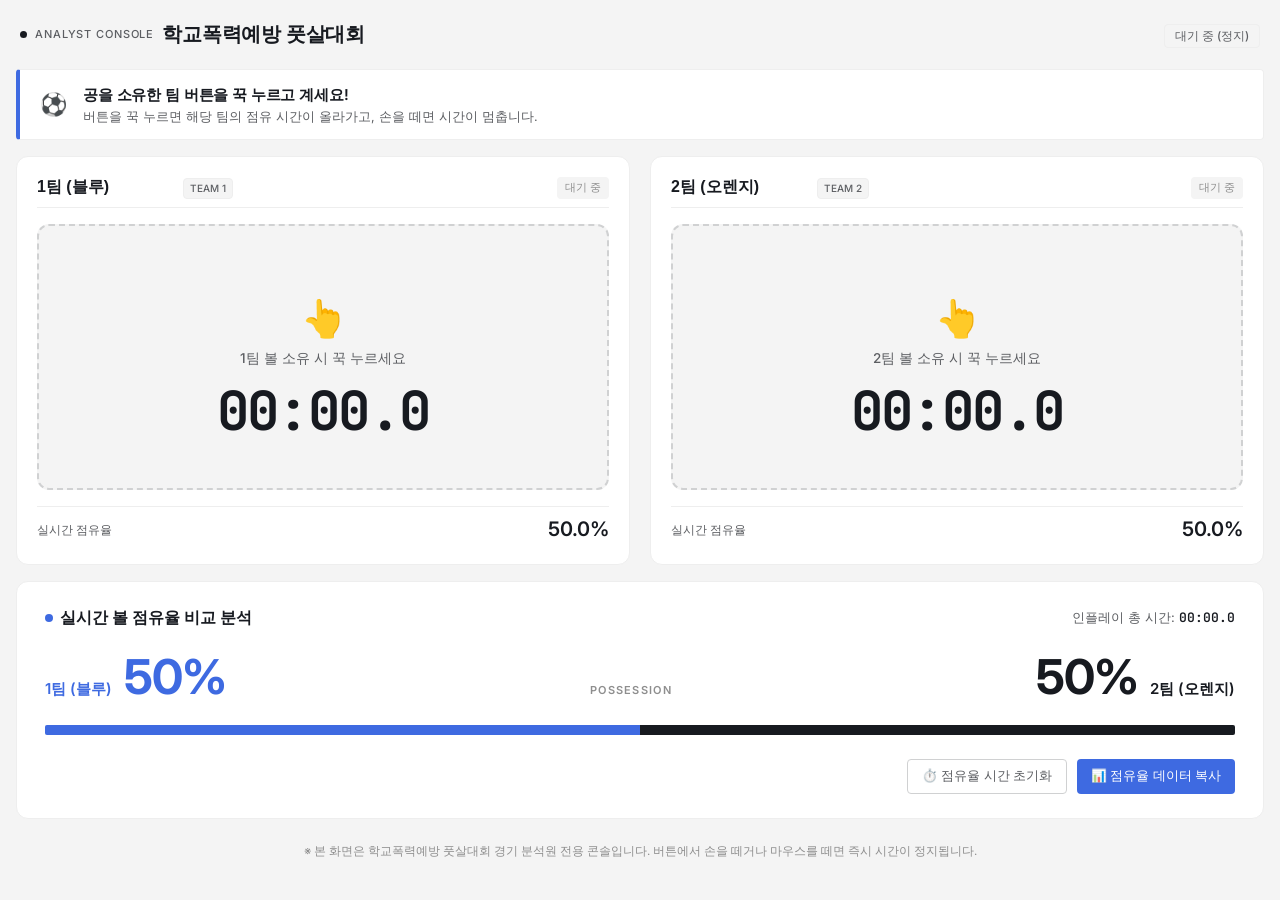
<file: possession.html>
<!DOCTYPE html>
<html lang="ko">
<head>
  <meta charset="UTF-8">
  <meta name="viewport" content="width=device-width, initial-scale=1.0, maximum-scale=1.0, user-scalable=no">
  <title>학교폭력예방 풋살대회 | 볼 점유율 실시간 분석</title>
  <meta name="description" content="학교폭력예방 풋살대회 볼 점유율 분석원 전용 화면 - 꾹 누르는 동안 팀 점유 시간 측정 및 실시간 비교 분석">
  <link rel="preconnect" href="https://fonts.googleapis.com">
  <link rel="preconnect" href="https://fonts.gstatic.com" crossorigin>
  <link href="https://fonts.googleapis.com/css2?family=Inter:wght@400;500;600;700&family=JetBrains+Mono:wght@500;700;800&display=swap" rel="stylesheet">
  <link rel="stylesheet" href="possession.css">
</head>
<body>
  <div class="possession-app-container">
    <!-- 헤더 -->
    <header class="possession-header">
      <div class="header-left">
        <span class="live-dot"></span>
        <span class="brand-tag">ANALYST CONSOLE</span>
        <h1 class="header-title">학교폭력예방 풋살대회</h1>
      </div>

      <div class="header-right">
        <span class="live-indicator-pill" id="liveIndicatorPill">대기 중 (정지)</span>
      </div>
    </header>

    <!-- 상단 핵심 안내 메시지 (알림 배너) -->
    <div class="guide-banner">
      <div class="guide-icon">⚽</div>
      <div class="guide-text-wrap">
        <div class="guide-headline" id="guideHeadline">공을 소유한 팀 버튼을 꾹 누르고 계세요!</div>
        <div class="guide-sub" id="guideSub">버튼을 꾹 누르면 해당 팀의 점유 시간이 올라가고, 손을 떼면 시간이 멈춥니다.</div>
      </div>
    </div>

    <!-- 메인 대형 팀 점유율 터치 버튼 영역 (2단 좌우 배치) -->
    <main class="possession-touch-grid">
      <!-- 1팀 대형 터치 패드 -->
      <section class="team-touch-card team-1-touch" id="team1TouchCard">
        <div class="team-card-top">
          <div class="team-name-row">
            <input type="text" id="team1NameInput" class="team-name-input" value="1팀 (블루)" title="클릭하여 팀명 변경 가능">
            <span class="team-tag">TEAM 1</span>
          </div>
          <span class="touch-state-badge" id="team1StateBadge">대기 중</span>
        </div>

        <!-- 누르는 액션 버튼 (마우스/터치 지원) -->
        <div class="touch-action-box" id="team1TouchBtn">
          <div class="touch-ripple-ring"></div>
          <div class="touch-instruction">
            <span class="touch-icon">👆</span>
            <span class="touch-prompt-text">1팀 볼 소유 시 꾹 누르세요</span>
          </div>
          <div class="possession-time-display">
            <span id="team1TimeDisplay">00:00.0</span>
          </div>
        </div>

        <div class="team-card-bottom">
          <div class="pct-sub-label">실시간 점유율</div>
          <div class="pct-sub-val" id="team1PctBadge">50.0%</div>
        </div>
      </section>

      <!-- 2팀 대형 터치 패드 -->
      <section class="team-touch-card team-2-touch" id="team2TouchCard">
        <div class="team-card-top">
          <div class="team-name-row">
            <input type="text" id="team2NameInput" class="team-name-input" value="2팀 (오렌지)" title="클릭하여 팀명 변경 가능">
            <span class="team-tag">TEAM 2</span>
          </div>
          <span class="touch-state-badge" id="team2StateBadge">대기 중</span>
        </div>

        <!-- 누르는 액션 버튼 (마우스/터치 지원) -->
        <div class="touch-action-box" id="team2TouchBtn">
          <div class="touch-ripple-ring"></div>
          <div class="touch-instruction">
            <span class="touch-icon">👆</span>
            <span class="touch-prompt-text">2팀 볼 소유 시 꾹 누르세요</span>
          </div>
          <div class="possession-time-display">
            <span id="team2TimeDisplay">00:00.0</span>
          </div>
        </div>

        <div class="team-card-bottom">
          <div class="pct-sub-label">실시간 점유율</div>
          <div class="pct-sub-val" id="team2PctBadge">50.0%</div>
        </div>
      </section>
    </main>

    <!-- 하단 실시간 볼 점유율 비교 분석 전광판 바 -->
    <section class="comparison-analysis-panel glass-card">
      <div class="analysis-header">
        <div class="analysis-title-wrap">
          <span class="stat-dot"></span>
          <h2 class="analysis-title">실시간 볼 점유율 비교 분석</h2>
        </div>
        <div class="total-time-badge">
          인플레이 총 시간: <strong id="totalPossessionTime">00:00.0</strong>
        </div>
      </div>

      <!-- 양 팀 실시간 퍼센트 대형 디스플레이 -->
      <div class="comparison-numbers-row">
        <div class="comp-team comp-team-1">
          <span class="comp-team-name" id="compTeam1Name">1팀 (블루)</span>
          <span class="comp-big-pct" id="compTeam1Pct">50%</span>
        </div>

        <div class="comp-vs-label">POSSESSION</div>

        <div class="comp-team comp-team-2">
          <span class="comp-big-pct" id="compTeam2Pct">50%</span>
          <span class="comp-team-name" id="compTeam2Name">2팀 (오렌지)</span>
        </div>
      </div>

      <!-- 실시간 점유율 듀얼 프로그레스 바 -->
      <div class="possession-ratio-bar-wrap">
        <div class="ratio-bar-team-1" id="ratioBarTeam1" style="width: 50%;"></div>
        <div class="ratio-bar-team-2" id="ratioBarTeam2" style="width: 50%;"></div>
      </div>

      <!-- 하단 조작 컨트롤 -->
      <div class="possession-footer-controls">
        <button id="resetPossessionBtn" class="btn-reset" title="점유율 시간 0으로 리셋">
          ⏱️ 점유율 시간 초기화
        </button>
        <button id="exportPossessionBtn" class="btn-export" title="점유율 분석 결과 내보내기">
          📊 점유율 데이터 복사
        </button>
      </div>
    </section>

    <!-- 푸터 -->
    <footer class="possession-footer">
      <p>※ 본 화면은 학교폭력예방 풋살대회 경기 분석원 전용 콘솔입니다. 버튼에서 손을 떼거나 마우스를 떼면 즉시 시간이 정지됩니다.</p>
    </footer>
  </div>

  <script src="possession.js"></script>
</body>
</html>
</file>
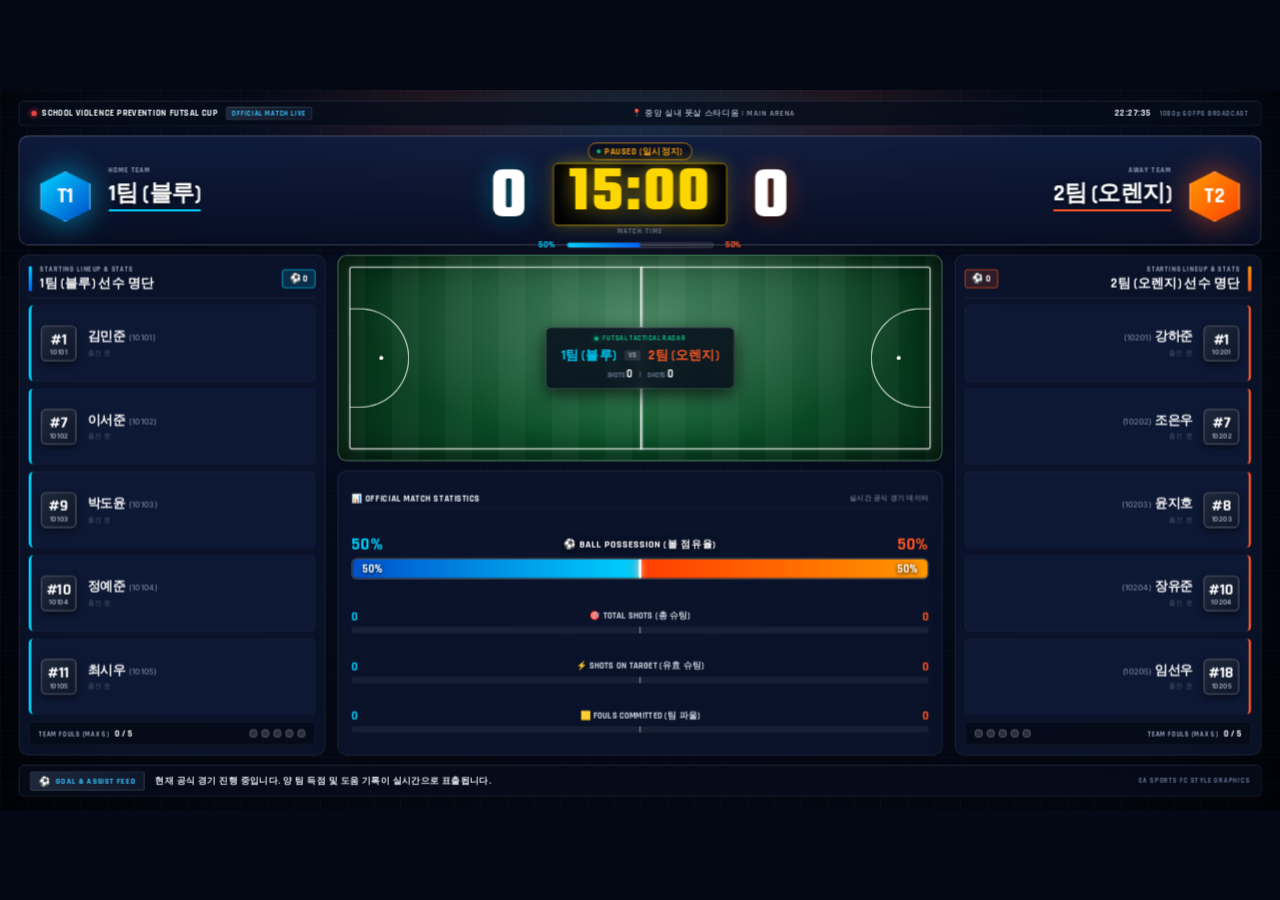
<file: scoreboard.html>
<!DOCTYPE html>
<html lang="ko">
<head>
  <meta charset="UTF-8">
  <meta name="viewport" content="width=device-width, initial-scale=1.0, maximum-scale=1.0, user-scalable=no">
  <title>학교폭력예방 풋살대회 | 공식 중계 전광판 (OFFICIAL SCOREBOARD)</title>
  <meta name="description" content="1920x1080 전광판 최적화 프리미어리그 및 EA SPORTS FC 스타일 전문 스포츠 중계 전광판">
  <link rel="preconnect" href="https://fonts.googleapis.com">
  <link rel="preconnect" href="https://fonts.gstatic.com" crossorigin>
  <link href="https://fonts.googleapis.com/css2?family=Inter:wght@400;500;600;700;800;900&family=Rajdhani:wght@600;700;800&family=Teko:wght@600;700&display=swap" rel="stylesheet">
  <link rel="stylesheet" href="scoreboard.css">
</head>
<body>
  <!-- 1920x1080 고정 비율 자동 스케일링 래퍼 -->
  <div class="viewport-scaler" id="viewportScaler">
    <div class="broadcasting-canvas">
      
      <!-- 최상단 리그 브로드캐스트 리본 바 -->
      <header class="top-broadcast-ribbon">
        <div class="ribbon-left">
          <div class="league-pill">
            <span class="live-pulse-dot"></span>
            <span class="league-name">SCHOOL VIOLENCE PREVENTION FUTSAL CUP</span>
          </div>
          <span class="broadcast-channel-tag">OFFICIAL MATCH LIVE</span>
        </div>
        <div class="ribbon-center">
          <span class="stadium-tag">📍 중앙 실내 풋살 스타디움 | MAIN ARENA</span>
        </div>
        <div class="ribbon-right">
          <span class="time-now" id="ribbonCurrentTime">00:00:00</span>
          <span class="tech-spec">1080p 60FPS BROADCAST</span>
        </div>
      </header>

      <!-- 중앙 메인 스코어버그 (Center Main Scorebug) -->
      <section class="main-scorebug-section">
        <!-- 1팀 정보 및 엠블럼 -->
        <div class="scorebug-team team-home">
          <div class="team-emblem-wrap">
            <div class="team-crest crest-blue">
              <span class="crest-letter">T1</span>
            </div>
            <div class="team-glow-aura aura-blue"></div>
          </div>
          <div class="team-identity-block">
            <span class="team-home-away-tag">HOME TEAM</span>
            <h1 class="team-title-text" id="sbTeam1Name">1팀 (블루)</h1>
            <div class="team-quick-scorers" id="sbTeam1QuickScorers">
              <!-- 빠른 득점자 요약 -->
            </div>
          </div>
        </div>

        <!-- 중앙 스코어 & 초대형 디지털 경기 타이머 코어 -->
        <div class="scorebug-center-core">
          <div class="match-period-badge" id="sbClockStatus">
            <span class="status-indicator"></span>
            <span id="sbClockStatusText">1ST HALF</span>
          </div>
          
          <div class="digital-scores-board">
            <div class="score-digit-wrap">
              <span class="score-num team-1-score-num" id="sbScore1">0</span>
            </div>
            
            <div class="jumbo-timer-container">
              <div class="timer-clock-box">
                <span class="match-clock" id="sbClock">15:00</span>
              </div>
              <span class="vs-badge-text">MATCH TIME</span>
            </div>

            <div class="score-digit-wrap">
              <span class="score-num team-2-score-num" id="sbScore2">0</span>
            </div>
          </div>

          <div class="possession-ratio-indicator">
            <span class="mini-pos-tag tag-blue" id="miniPoss1">50%</span>
            <div class="mini-pos-track">
              <div class="mini-pos-fill-1" id="miniPossFill1" style="width: 50%;"></div>
            </div>
            <span class="mini-pos-tag tag-orange" id="miniPoss2">50%</span>
          </div>
        </div>

        <!-- 2팀 정보 및 엠블럼 -->
        <div class="scorebug-team team-away">
          <div class="team-identity-block align-right">
            <span class="team-home-away-tag">AWAY TEAM</span>
            <h1 class="team-title-text" id="sbTeam2Name">2팀 (오렌지)</h1>
            <div class="team-quick-scorers" id="sbTeam2QuickScorers">
              <!-- 빠른 득점자 요약 -->
            </div>
          </div>
          <div class="team-emblem-wrap">
            <div class="team-crest crest-orange">
              <span class="crest-letter">T2</span>
            </div>
            <div class="team-glow-aura aura-orange"></div>
          </div>
        </div>
      </section>

      <!-- 메인 3열 스테이지: [좌측 1팀 선수명단 & 스탯] - [중앙 피치 & 실시간 스탯센터] - [우측 2팀 선수명단 & 스탯] -->
      <main class="broadcast-center-stage">
        
        <!-- 좌측: 1팀 선수단 프로필 & 득점/도움 카드 (5인 라인업) -->
        <aside class="team-column-panel team-1-panel">
          <div class="column-panel-header">
            <div class="header-color-bar bar-blue"></div>
            <div class="header-titles">
              <span class="panel-subtitle">STARTING LINEUP & STATS</span>
              <h2 class="panel-team-name" id="panelT1Name">1팀 선수 명단</h2>
            </div>
            <div class="team-total-goals-badge" id="team1TotalGoalsBadge">⚽ 0</div>
          </div>

          <!-- 5명 선수 카드 리스트 -->
          <div class="players-card-container" id="team1ProfileList">
            <!-- JS 렌더링 -->
          </div>

          <!-- 팀 파울 인디케이터 (풋살 5파울 누적 시 제2PK) -->
          <div class="team-foul-strip">
            <div class="foul-label-wrap">
              <span class="foul-text">TEAM FOULS (MAX 5)</span>
              <span class="foul-count-val" id="team1FoulsCount">0 / 5</span>
            </div>
            <div class="foul-dots-row" id="team1FoulDots">
              <span class="foul-dot"></span>
              <span class="foul-dot"></span>
              <span class="foul-dot"></span>
              <span class="foul-dot"></span>
              <span class="foul-dot danger-dot"></span>
            </div>
          </div>
        </aside>

        <!-- 중앙: 실시간 풋살 코트 택티컬 그래픽 & 방송용 매치 스탯 센터 -->
        <section class="center-tactical-stage">
          <!-- 풋살 피치 (스타디움 나이트 조명 & 라이브 존 그래픽) -->
          <div class="stadium-futsal-pitch">
            <div class="pitch-grass-texture"></div>
            <div class="pitch-spotlights"></div>
            
            <!-- 코트 라인 -->
            <div class="court-line court-border"></div>
            <div class="court-line court-halfway"></div>
            <div class="court-line court-center-circle">
              <div class="court-center-spot"></div>
            </div>
            <!-- 페널티 박스 좌우 -->
            <div class="court-penalty-d penalty-left">
              <div class="penalty-spot-d spot-l"></div>
              <div class="second-penalty-spot spot-l2" title="제2PK 스팟 (10m)"></div>
            </div>
            <div class="court-penalty-d penalty-right">
              <div class="penalty-spot-d spot-r"></div>
              <div class="second-penalty-spot spot-r2" title="제2PK 스팟 (10m)"></div>
            </div>

            <!-- 피치 중앙 라이브 브로드캐스트 HUD 배지 -->
            <div class="pitch-hud-overlay">
              <div class="hud-top-pill">
                <span class="hud-live-beacon"></span>
                <span>FUTSAL TACTICAL RADAR</span>
              </div>
              <div class="hud-versus-box">
                <span class="hud-t1" id="hudTeam1">1팀</span>
                <span class="hud-vs-diamond">VS</span>
                <span class="hud-t2" id="hudTeam2">2팀</span>
              </div>
              <div class="hud-shots-counter">
                <span class="hud-t1-shot"><span class="lbl">SHOTS</span> <strong id="hudShot1">0</strong></span>
                <span class="hud-shot-div">|</span>
                <span class="hud-t2-shot"><span class="lbl">SHOTS</span> <strong id="hudShot2">0</strong></span>
              </div>
            </div>
          </div>

          <!-- 프리미어리그 & EA FC 스타일 공식 매치 스탯 센터 -->
          <div class="match-center-stats-box">
            <div class="stats-box-header">
              <span class="stats-title-tag">📊 OFFICIAL MATCH STATISTICS</span>
              <span class="stats-sub-tag">실시간 공식 경기 데이터</span>
            </div>

            <!-- 스탯 1: 가로형 듀얼 볼 점유율 그래픽 (대형 굵은 바 + 고가시성) -->
            <div class="stat-row possession-stat-row">
              <div class="stat-info-line">
                <span class="stat-val-left pos-big-val" id="statPossVal1">50%</span>
                <span class="stat-name-label pos-big-label">⚽ BALL POSSESSION (볼 점유율)</span>
                <span class="stat-val-right pos-big-val" id="statPossVal2">50%</span>
              </div>
              <div class="stat-dual-bar-wrap">
                <div class="dual-bar-track jumbo-possession-track">
                  <div class="dual-bar-fill bar-fill-left pos-fill-blue" id="statPossBar1" style="width: 50%;">
                    <span class="bar-inner-text left-text" id="statPossInnerText1">50%</span>
                  </div>
                  <div class="dual-bar-center-pin pin-jumbo"></div>
                  <div class="dual-bar-fill bar-fill-right pos-fill-orange" id="statPossBar2" style="width: 50%;">
                    <span class="bar-inner-text right-text" id="statPossInnerText2">50%</span>
                  </div>
                </div>
              </div>
            </div>

            <!-- 스탯 2: 슈팅 (Total Shots) -->
            <div class="stat-row">
              <div class="stat-info-line">
                <span class="stat-val-left" id="statShotsVal1">0</span>
                <span class="stat-name-label">🎯 TOTAL SHOTS (총 슈팅)</span>
                <span class="stat-val-right" id="statShotsVal2">0</span>
              </div>
              <div class="stat-dual-bar-wrap">
                <div class="dual-bar-track">
                  <div class="dual-bar-fill bar-fill-left" id="statShotsBar1" style="width: 50%;"></div>
                  <div class="dual-bar-center-pin"></div>
                  <div class="dual-bar-fill bar-fill-right" id="statShotsBar2" style="width: 50%;"></div>
                </div>
              </div>
            </div>

            <!-- 스탯 3: 유효 슈팅 (Shots on Target) -->
            <div class="stat-row">
              <div class="stat-info-line">
                <span class="stat-val-left" id="statTargetVal1">0</span>
                <span class="stat-name-label">⚡ SHOTS ON TARGET (유효 슈팅)</span>
                <span class="stat-val-right" id="statTargetVal2">0</span>
              </div>
              <div class="stat-dual-bar-wrap">
                <div class="dual-bar-track">
                  <div class="dual-bar-fill bar-fill-left" id="statTargetBar1" style="width: 50%;"></div>
                  <div class="dual-bar-center-pin"></div>
                  <div class="dual-bar-fill bar-fill-right" id="statTargetBar2" style="width: 50%;"></div>
                </div>
              </div>
            </div>

            <!-- 스탯 4: 팀 파울 (Fouls Committed) -->
            <div class="stat-row">
              <div class="stat-info-line">
                <span class="stat-val-left" id="statFoulsVal1">0</span>
                <span class="stat-name-label">🟨 FOULS COMMITTED (팀 파울)</span>
                <span class="stat-val-right" id="statFoulsVal2">0</span>
              </div>
              <div class="stat-dual-bar-wrap">
                <div class="dual-bar-track">
                  <div class="dual-bar-fill bar-fill-left" id="statFoulsBar1" style="width: 50%;"></div>
                  <div class="dual-bar-center-pin"></div>
                  <div class="dual-bar-fill bar-fill-right" id="statFoulsBar2" style="width: 50%;"></div>
                </div>
              </div>
            </div>
          </div>
        </section>

        <!-- 우측: 2팀 선수단 프로필 & 득점/도움 카드 (5인 라인업) -->
        <aside class="team-column-panel team-2-panel">
          <div class="column-panel-header align-right-header">
            <div class="team-total-goals-badge badge-orange" id="team2TotalGoalsBadge">⚽ 0</div>
            <div class="header-titles">
              <span class="panel-subtitle">STARTING LINEUP & STATS</span>
              <h2 class="panel-team-name" id="panelT2Name">2팀 선수 명단</h2>
            </div>
            <div class="header-color-bar bar-orange"></div>
          </div>

          <!-- 5명 선수 카드 리스트 -->
          <div class="players-card-container" id="team2ProfileList">
            <!-- JS 렌더링 -->
          </div>

          <!-- 팀 파울 인디케이터 (풋살 5파울 누적 시 제2PK) -->
          <div class="team-foul-strip align-right-strip">
            <div class="foul-label-wrap">
              <span class="foul-text">TEAM FOULS (MAX 5)</span>
              <span class="foul-count-val" id="team2FoulsCount">0 / 5</span>
            </div>
            <div class="foul-dots-row" id="team2FoulDots">
              <span class="foul-dot danger-dot"></span>
              <span class="foul-dot"></span>
              <span class="foul-dot"></span>
              <span class="foul-dot"></span>
              <span class="foul-dot"></span>
            </div>
          </div>
        </aside>
      </main>

      <!-- 하단: 브로드캐스트 공식 득점자 & 어시스트 피드 티커 바 -->
      <footer class="bottom-broadcast-ticker">
        <div class="ticker-badge">
          <span class="ticker-live-icon">⚽</span>
          <span class="ticker-title-text">GOAL & ASSIST FEED</span>
        </div>
        <div class="ticker-content-track">
          <div class="ticker-items-scroller" id="sbScorersList">
            현재 등록된 득점이 없습니다.
          </div>
        </div>
        <div class="ticker-side-brand">
          <span>EA SPORTS FC STYLE GRAPHICS</span>
        </div>
      </footer>

      <!-- =========================================================================
           [이벤트 오버레이 1] 득점 발생 시 EA FC / EPL 스타일 GOAL ALERT 오버레이
           ========================================================================= -->
      <div class="goal-alert-overlay hidden" id="goalAlertOverlay">
        <div class="goal-burst-backdrop"></div>
        <div class="goal-burst-particles" id="goalParticles"></div>
        
        <div class="goal-banner-card">
          <div class="goal-top-flare"></div>
          
          <div class="goal-super-title">
            <span class="goal-word">G O A L !</span>
          </div>

          <div class="goal-team-crest-box" id="goalTeamBadge">
            <span id="goalTeamName">1팀 (블루)</span>
          </div>

          <div class="goal-scorer-info-wrap">
            <div class="scorer-jersey-circle" id="goalPlayerJersey">#7</div>
            <div class="scorer-text-block">
              <div class="scorer-student-num" id="goalPlayerStudentNum">10102</div>
              <div class="scorer-name-main" id="goalPlayerName">이서준</div>
              <div class="scorer-match-count" id="goalPlayerCountBadge">TOURNAMENT GOAL ⚽ 1</div>
            </div>
          </div>

          <!-- 어시스트 정보 (있을 경우 활성화) -->
          <div class="goal-assist-info-bar" id="goalAssistBar">
            <span class="assist-icon">👟 ASSIST:</span>
            <span class="assist-player-name" id="goalAssistName">박도윤 (10103)</span>
          </div>
        </div>
      </div>

      <!-- =========================================================================
           [이벤트 오버레이 2] 경기 종료 시 풀타임 결과 & 경기 MVP (Player of the Match)
           ========================================================================= -->
      <div class="match-ended-fullscreen-overlay hidden" id="matchEndedModal">
        <div class="ended-backdrop-fx"></div>
        
        <div class="ended-showcase-container">
          <!-- 풀타임 메인 헤더 -->
          <div class="ended-top-header">
            <div class="ended-status-pill">
              <span class="ended-gold-dot"></span>
              <span>MATCH FINISHED • FULL TIME</span>
            </div>
            <h2 class="ended-tournament-title">학교폭력예방 풋살대회 경기 최종 결과</h2>
          </div>

          <!-- 최종 스코어 쇼케이스 -->
          <div class="ended-score-board-row">
            <!-- 1팀 -->
            <div class="ended-team-block ended-team-1">
              <div class="ended-team-header">
                <span class="ended-team-flag flag-blue">HOME</span>
                <h3 class="ended-team-title" id="modalTeam1Name">1팀 (블루)</h3>
              </div>
              <div class="ended-big-score" id="modalTeam1Score">0</div>
              
              <!-- 득점자 명단 (학번 + 이름 + 골 수) -->
              <div class="ended-scorers-roster">
                <div class="roster-head">⚽ 득점자 명단</div>
                <ul class="roster-list" id="modalTeam1Scorers">
                  <li class="no-record">득점 없음</li>
                </ul>
              </div>
            </div>

            <!-- 중앙 FINAL 뱃지 및 시간 정보 -->
            <div class="ended-center-divider">
              <div class="final-circle-badge">
                <span>FT</span>
              </div>
              <span class="final-desc-text">FULL TIME</span>
            </div>

            <!-- 2팀 -->
            <div class="ended-team-block ended-team-2">
              <div class="ended-team-header">
                <span class="ended-team-flag flag-orange">AWAY</span>
                <h3 class="ended-team-title" id="modalTeam2Name">2팀 (오렌지)</h3>
              </div>
              <div class="ended-big-score" id="modalTeam2Score">0</div>

              <!-- 득점자 명단 (학번 + 이름 + 골 수) -->
              <div class="ended-scorers-roster">
                <div class="roster-head">⚽ 득점자 명단</div>
                <ul class="roster-list" id="modalTeam2Scorers">
                  <li class="no-record">득점 없음</li>
                </ul>
              </div>
            </div>
          </div>

          <!-- 하단 2단 레이아웃: [공식 통계 요약 테이블] + [🌟 경기 MVP 하이라이트 카드] -->
          <div class="ended-stats-and-mvp-grid">
            
            <!-- 경기 통계 비교 테이블 (점유율 -> 슈팅 -> 파울 순서 요구사항 충족) -->
            <div class="ended-stats-summary-card">
              <div class="summary-card-title">📊 경기 종합 통계 요약</div>
              <table class="ended-stats-table">
                <thead>
                  <tr>
                    <th style="width:33%; text-align:right;" id="tableT1Head">1팀</th>
                    <th style="width:34%; text-align:center;">비교 항목</th>
                    <th style="width:33%; text-align:left;" id="tableT2Head">2팀</th>
                  </tr>
                </thead>
                <tbody>
                  <tr>
                    <td class="stat-num-left" id="finalPossession1">50%</td>
                    <td class="stat-center-category">볼 점유율</td>
                    <td class="stat-num-right" id="finalPossession2">50%</td>
                  </tr>
                  <tr>
                    <td class="stat-num-left" id="finalShots1">0회</td>
                    <td class="stat-center-category">총 슈팅 수</td>
                    <td class="stat-num-right" id="finalShots2">0회</td>
                  </tr>
                  <tr>
                    <td class="stat-num-left" id="finalTargets1">0회</td>
                    <td class="stat-center-category">유효 슈팅</td>
                    <td class="stat-num-right" id="finalTargets2">0회</td>
                  </tr>
                  <tr>
                    <td class="stat-num-left" id="finalFouls1">0회</td>
                    <td class="stat-center-category">팀 파울</td>
                    <td class="stat-num-right" id="finalFouls2">0회</td>
                  </tr>
                </tbody>
              </table>
            </div>

            <!-- 🌟 경기 MVP (Player of the Match) 시상 카드 (핵심 요구사항) -->
            <div class="ended-mvp-trophy-card" id="endedMvpCard">
              <div class="mvp-card-glow"></div>
              <div class="mvp-trophy-badge">
                <span class="trophy-icon">🏆</span>
                <span class="mvp-label">PLAYER OF THE MATCH</span>
              </div>
              
              <div class="mvp-player-showcase">
                <div class="mvp-avatar-circle">
                  <div class="mvp-jersey-num" id="mvpJerseyNum">#7</div>
                </div>
                <div class="mvp-text-details">
                  <span class="mvp-team-affiliation" id="mvpTeamName">1팀 (블루)</span>
                  <h4 class="mvp-player-name" id="mvpPlayerName">이서준</h4>
                  <span class="mvp-student-num" id="mvpStudentNum">학번: 10102</span>
                </div>
              </div>

              <div class="mvp-stat-achievements" id="mvpStatPills">
                <div class="mvp-pill"><span class="pill-ico">⚽</span> <span id="mvpGoalsText">2 득점</span></div>
                <div class="mvp-pill"><span class="pill-ico">👟</span> <span id="mvpAssistsText">1 도움</span></div>
                <div class="mvp-pill pill-rating"><span class="pill-ico">⭐</span> <span id="mvpRatingText">MVP RATING 9.8</span></div>
              </div>
            </div>
          </div>

          <!-- 하단 전광판 복귀 버튼 -->
          <div class="ended-action-row">
            <button class="btn-dismiss-overlay" id="closeEndedModalBtn">전광판 계속 보기 (CLOSE)</button>
          </div>
        </div>
      </div>

    </div>
  </div>

  <script src="scoreboard.js"></script>
</body>
</html>
</file>
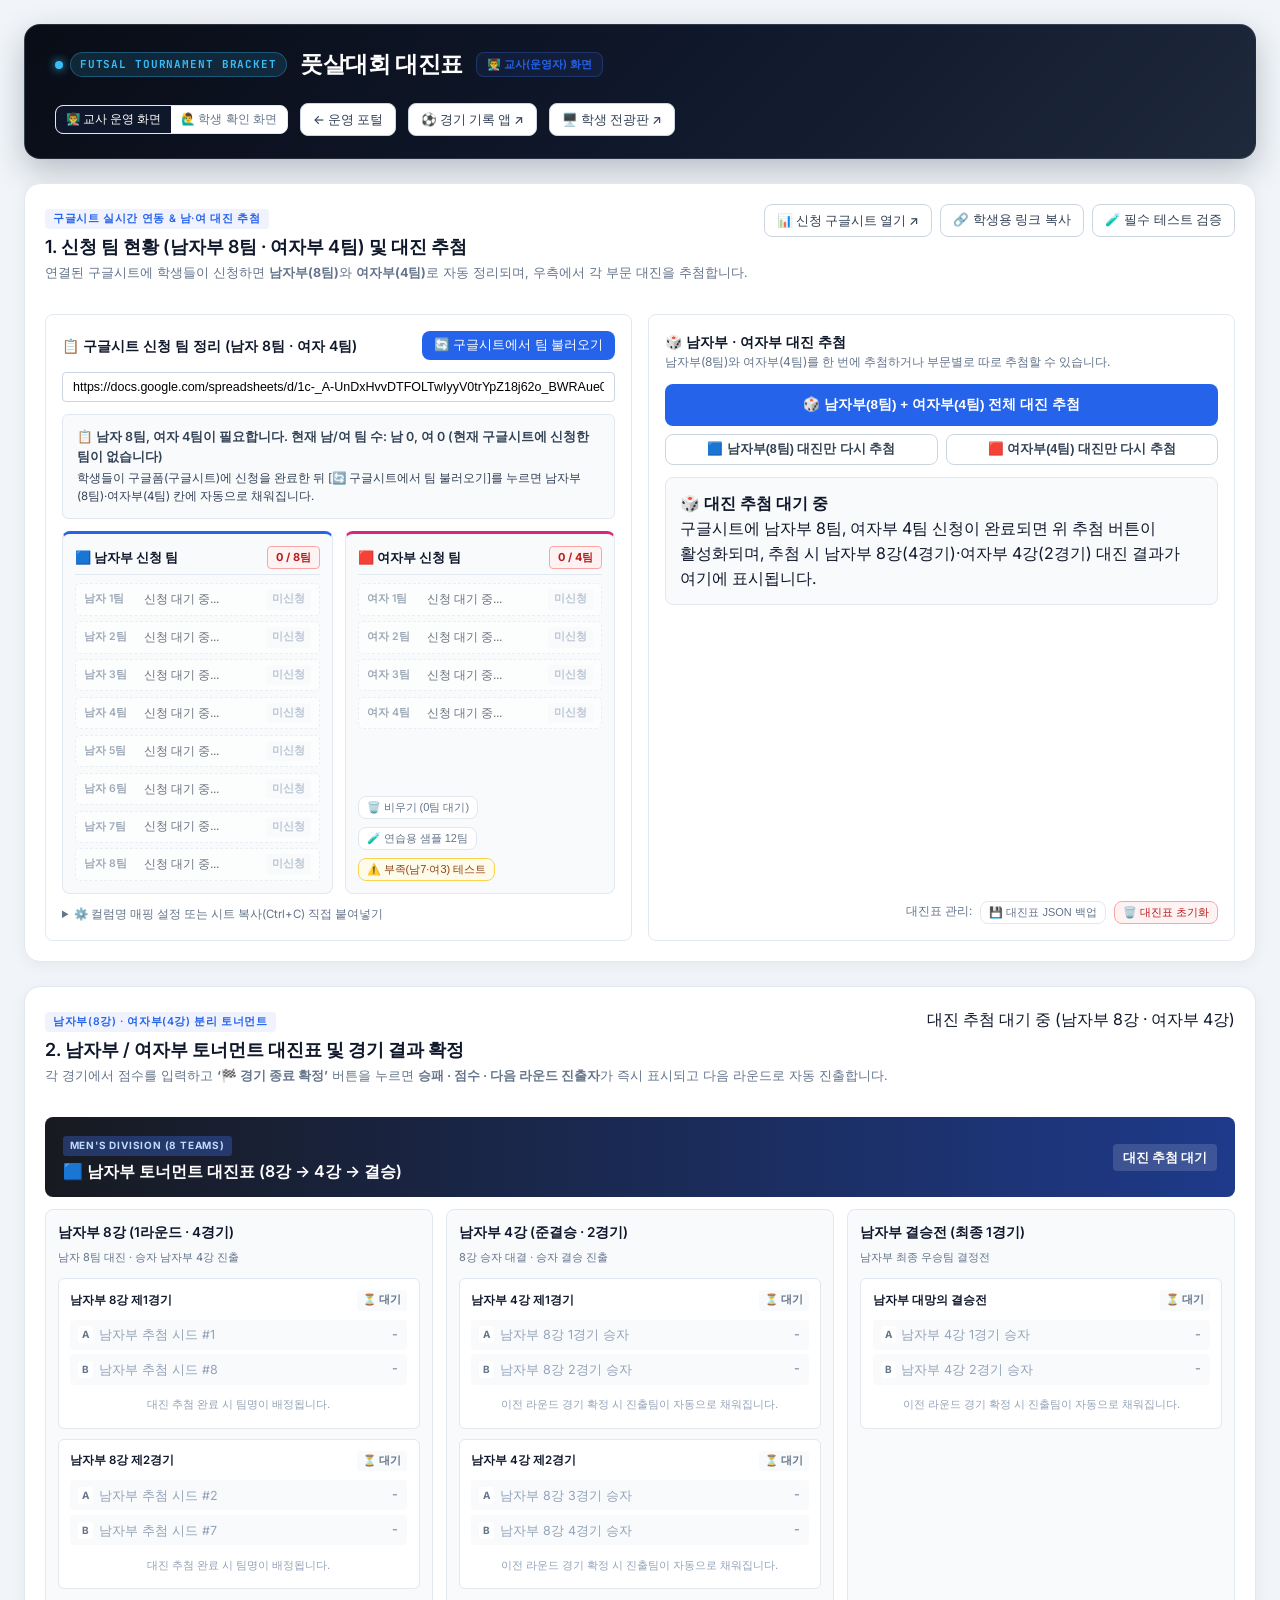
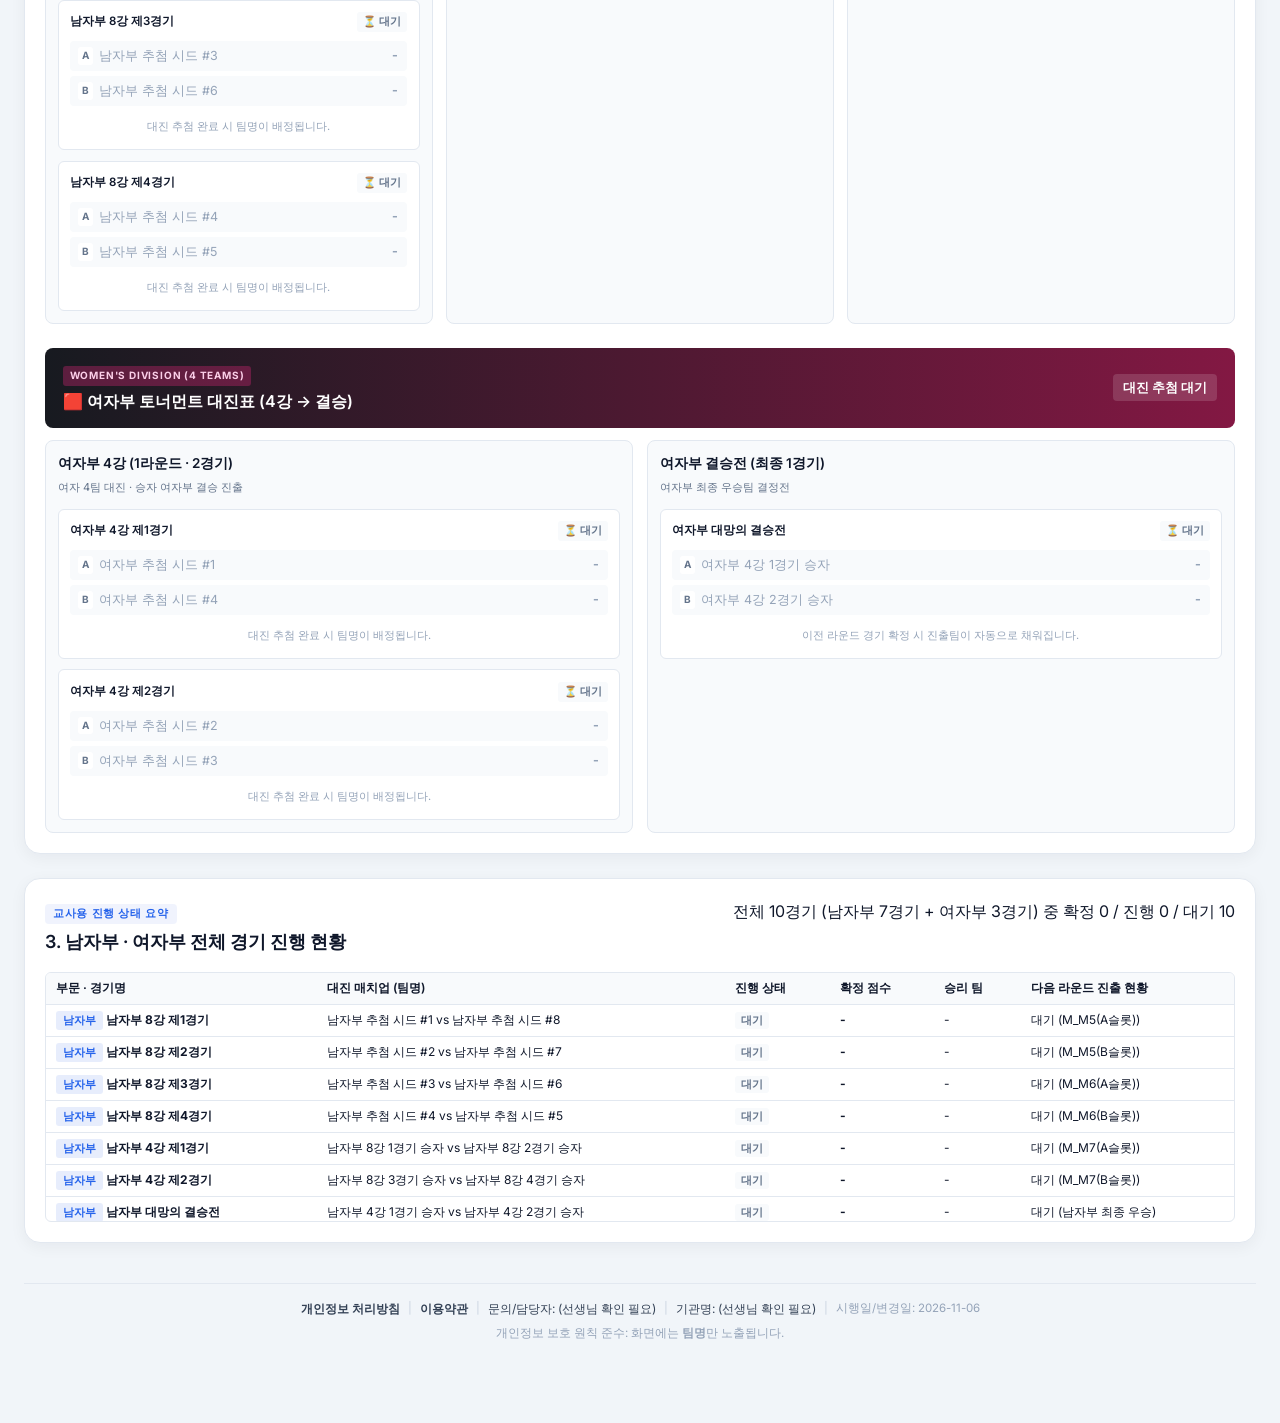
<file: tournament.html>
<!DOCTYPE html>
<html lang="ko">
<head>
  <meta charset="UTF-8">
  <meta name="viewport" content="width=device-width, initial-scale=1.0, maximum-scale=1.0, user-scalable=no">
  <title>풋살대회 대진표</title>
  <meta name="description" content="풋살대회 대진표 - 구글시트 남자부(8팀)·여자부(4팀) 신청 팀 정리, 남·여 대진 추첨, 남자부·여자부 토너먼트 대진표 및 경기 종료 확정">
  <link rel="preconnect" href="https://fonts.googleapis.com">
  <link rel="preconnect" href="https://fonts.gstatic.com" crossorigin>
  <link href="https://fonts.googleapis.com/css2?family=Inter:wght@400;500;600;700&family=JetBrains+Mono:wght@500;700&display=swap" rel="stylesheet">
  <link rel="stylesheet" href="style.css">
</head>
<body>
  <div class="app-container">
    <!-- 1. 최상단 헤더 (앱/웹 이름: 풋살대회 대진표) -->
    <header class="app-header">
      <div class="header-left">
        <div class="brand-badge">
          <span class="live-dot"></span>
          <span class="brand-sub">FUTSAL TOURNAMENT BRACKET</span>
        </div>
        <h1 class="main-title">풋살대회 대진표</h1>
        <span id="currentRoleIndicatorBadge" class="role-indicator-pill role-teacher">👨‍🏫 교사(운영자) 화면</span>
      </div>

      <div class="header-right">
        <div class="role-switch-group" role="group" aria-label="화면 역할 전환">
          <button type="button" id="switchTeacherRoleBtn" class="btn-role-switch active-role-btn">
            👨‍🏫 교사 운영 화면
          </button>
          <button type="button" id="switchStudentRoleBtn" class="btn-role-switch">
            🙋‍♂️ 학생 확인 화면
          </button>
        </div>

        <a href="index.html" class="btn-secondary" title="운영 포털 메인으로 이동">
          ← 운영 포털
        </a>

        <a href="match.html" target="_blank" class="btn-secondary" title="경기 기록 운영원 앱 열기">
          ⚽ 경기 기록 앱 ↗
        </a>

        <a href="scoreboard.html" target="_blank" class="btn-secondary" title="학생 전광판 새 창 열기">
          🖥️ 학생 전광판 ↗
        </a>
      </div>
    </header>

    <!-- =====================================================================
         [상단 영역] 좌측: 구글시트 신청 팀 정리 (남자부 8팀 / 여자부 4팀)
                    우측: 남자부 · 여자부 대진 추첨 콘솔
         ===================================================================== -->
    <section class="teacher-only-section glass-card tournament-admin-panel" id="teacherOperationsSection">
      <div class="admin-panel-header">
        <div>
          <span class="section-step-pill">구글시트 실시간 연동 &amp; 남·여 대진 추첨</span>
          <h2 class="section-main-heading">1. 신청 팀 현황 (남자부 8팀 · 여자부 4팀) 및 대진 추첨</h2>
          <p class="section-sub-desc">
            연결된 구글시트에 학생들이 신청하면 <strong>남자부(8팀)</strong>와 <strong>여자부(4팀)</strong>로 자동 정리되며, 우측에서 각 부문 대진을 추첨합니다.
          </p>
        </div>
        <div class="admin-header-actions">
          <a href="https://docs.google.com/spreadsheets/d/1c-_A-UnDxHvvDTFOLTwIyyV0trYpZ18j62o_BWRAue0/edit?resourcekey=&gid=541552316#gid=541552316" target="_blank" class="btn-secondary">
            📊 신청 구글시트 열기 ↗
          </a>
          <button type="button" id="copyStudentLinkBtn" class="btn-secondary">
            🔗 학생용 링크 복사
          </button>
          <button type="button" id="runAutomatedTestsBtn" class="btn-secondary">
            🧪 필수 테스트 검증
          </button>
        </div>
      </div>
      <div id="studentLinkCopyFeedback" class="copy-feedback-text"></div>
      <div id="automatedTestResultBox" class="test-result-panel hidden"></div>

      <!-- 2단 구성: [좌] 구글시트 남자부 8팀 / 여자부 4팀 정리 보드 | [우] 남자부 / 여자부 대진 추첨 -->
      <div class="teacher-two-col-grid">
        <!-- 좌측 카드: 구글시트 연동 + 남자부(8팀) / 여자부(4팀) 신청 팀 정리 -->
        <div class="teacher-sub-card">
          <div class="sub-card-header-line">
            <h3 class="sub-card-title">📋 구글시트 신청 팀 정리 (남자 8팀 · 여자 4팀)</h3>
            <button type="button" id="fetchGoogleSheetBtn" class="btn-primary">
              🔄 구글시트에서 팀 불러오기
            </button>
          </div>

          <div class="sheet-url-row">
            <input
              type="url"
              id="googleSheetUrlInput"
              class="sheet-url-input"
              value="https://docs.google.com/spreadsheets/d/1c-_A-UnDxHvvDTFOLTwIyyV0trYpZ18j62o_BWRAue0/edit?resourcekey=&gid=541552316#gid=541552316"
              title="연동할 구글시트 주소"
            >
          </div>

          <div id="teamValidationStatusBox" class="validation-alert-box neutral"></div>

          <!-- 남자부 8팀 / 여자부 4팀 나란히 딱 정리된 보드 -->
          <div class="gender-organized-board">
            <!-- 남자부 8팀 -->
            <div class="gender-division-column male-division-box">
              <div class="division-box-header">
                <span class="division-title">🟦 남자부 신청 팀</span>
                <span id="maleTeamCountBadge" class="division-count-pill count-bad">0 / 8팀</span>
              </div>
              <ul id="maleTeamsOrganizedList" class="organized-team-list"></ul>
            </div>

            <!-- 여자부 4팀 -->
            <div class="gender-division-column female-division-box">
              <div class="division-box-header">
                <span class="division-title">🟥 여자부 신청 팀</span>
                <span id="femaleTeamCountBadge" class="division-count-pill count-bad">0 / 4팀</span>
              </div>
              <ul id="femaleTeamsOrganizedList" class="organized-team-list"></ul>

              <div class="sample-test-btns-row" style="margin-top: auto; padding-top: 0.5rem;">
                <button type="button" id="clearSheetTeamsBtn" class="btn-chip">
                  🗑️ 비우기 (0팀 대기)
                </button>
                <button type="button" id="loadSample12TeamsBtn" class="btn-chip">
                  🧪 연습용 샘플 12팀
                </button>
                <button type="button" id="loadInvalidTeamsTestBtn" class="btn-chip btn-chip-warn">
                  ⚠️ 부족(남7·여3) 테스트
                </button>
              </div>
            </div>
          </div>

          <details class="csv-paste-details">
            <summary>⚙️ 컬럼명 매핑 설정 또는 시트 복사(Ctrl+C) 직접 붙여넣기</summary>
            <div class="col-map-row" style="margin-top: 0.45rem;">
              <label>이름 컬럼 <input type="text" id="colMapName" value="이름"></label>
              <label>학번 컬럼 <input type="text" id="colMapStudentId" value="학번"></label>
              <label>팀명 컬럼 <input type="text" id="colMapTeamName" value="팀명"></label>
              <label>성별 컬럼 <input type="text" id="colMapGender" value="성별"></label>
            </div>
            <textarea id="googleSheetCsvPasteInput" rows="3" placeholder="구글시트에서 신청 행들을 드래그 복사(Ctrl+C)한 뒤 여기에 붙여넣고(Ctrl+V) 위 [구글시트에서 팀 불러오기] 버튼을 누르면 즉시 반영됩니다."></textarea>
          </details>
        </div>

        <!-- 우측 카드: 남자부 / 여자부 대진 추첨 콘솔 -->
        <div class="teacher-sub-card">
          <div class="sub-card-header-line">
            <div>
              <h3 class="sub-card-title">🎲 남자부 · 여자부 대진 추첨</h3>
              <p class="sub-card-help">남자부(8팀)와 여자부(4팀)를 한 번에 추첨하거나 부문별로 따로 추첨할 수 있습니다.</p>
            </div>
          </div>

          <!-- 추첨 액션 버튼 그룹 -->
          <div class="draw-action-buttons-box">
            <button type="button" id="drawSeedsAndGenerateBtn" class="btn-primary btn-draw-main">
              🎲 남자부(8팀) + 여자부(4팀) 전체 대진 추첨
            </button>
            <div class="draw-sub-buttons-row">
              <button type="button" id="drawMaleOnlyBtn" class="btn-secondary btn-draw-male">
                🟦 남자부(8팀) 대진만 다시 추첨
              </button>
              <button type="button" id="drawFemaleOnlyBtn" class="btn-secondary btn-draw-female">
                🟥 여자부(4팀) 대진만 다시 추첨
              </button>
            </div>
          </div>

          <!-- 추첨된 1라운드 매치업 요약 (남자부 8강 4경기 + 여자부 4강 2경기) -->
          <div id="drawnMatchupsSummaryBox" class="drawn-matchups-summary-box"></div>

          <div class="data-safety-bar" style="margin-top: auto;">
            <span>대진표 관리:</span>
            <button type="button" id="exportTournamentJsonBtn" class="btn-chip">💾 대진표 JSON 백업</button>
            <button type="button" id="purgeTournamentDataBtn" class="btn-chip btn-chip-danger">🗑️ 대진표 초기화</button>
          </div>
        </div>
      </div>
    </section>

    <!-- =====================================================================
         [하단 영역] 남자부 토너먼트 대진표 (8팀) & 여자부 토너먼트 대진표 (4팀) 분리 표시
         ===================================================================== -->
    <section class="glass-card tournament-bracket-section" id="studentAndTeacherBracketSection">
      <div class="bracket-section-header">
        <div>
          <span class="section-step-pill">남자부(8강) · 여자부(4강) 분리 토너먼트</span>
          <h2 class="section-main-heading">2. 남자부 / 여자부 토너먼트 대진표 및 경기 결과 확정</h2>
          <p class="section-sub-desc">
            각 경기에서 점수를 입력하고 <strong>‘🏁 경기 종료 확정’</strong> 버튼을 누르면 <strong>승패 · 점수 · 다음 라운드 진출자</strong>가 즉시 표시되고 다음 라운드로 자동 진출합니다.
          </p>
        </div>
        <div class="seed-audit-chip" id="currentTournamentSeedBadge">추첨 대기 중</div>
      </div>

      <!-- 최근 확정 결과 요약 바 -->
      <div id="currentTournamentMatchBanner"></div>

      <!-- 남자부 대진표 (8강->4강->결승) + 여자부 대진표 (4강->결승) 렌더링 영역 -->
      <div id="tournamentBracketContainer" class="tournament-bracket-container"></div>
    </section>

    <!-- =====================================================================
         [교사용 진행 상태 대시보드]
         ===================================================================== -->
    <section class="teacher-only-section glass-card tournament-dashboard-section">
      <div class="bracket-section-header">
        <div>
          <span class="section-step-pill">교사용 진행 상태 요약</span>
          <h2 class="section-main-heading">3. 남자부 · 여자부 전체 경기 진행 현황</h2>
        </div>
        <span id="teacherDashboardSummaryStats" class="seed-audit-chip">집계 중</span>
      </div>
      <div class="dashboard-table-wrap">
        <table class="teams-preview-table">
          <thead>
            <tr>
              <th>부문 · 경기명</th>
              <th>대진 매치업 (팀명)</th>
              <th>진행 상태</th>
              <th>확정 점수</th>
              <th>승리 팀</th>
              <th>다음 라운드 진출 현황</th>
            </tr>
          </thead>
          <tbody id="teacherProgressTableBody"></tbody>
        </table>
      </div>
    </section>

    <!-- 푸터 -->
    <footer class="app-footer compliance-footer">
      <div class="footer-content">
        <div class="footer-policy-links">
          <a href="PRIVACY_POLICY.md" data-policy-modal="privacy" class="footer-link"><strong>개인정보 처리방침</strong></a>
          <span class="footer-divider">|</span>
          <a href="TERMS_OF_SERVICE.md" data-policy-modal="terms" class="footer-link"><strong>이용약관</strong></a>
          <span class="footer-divider">|</span>
          <a href="#contact" data-policy-modal="info" class="footer-link">문의/담당자: <span>(선생님 확인 필요)</span></a>
          <span class="footer-divider">|</span>
          <a href="#org" data-policy-modal="info" class="footer-link">기관명: <span>(선생님 확인 필요)</span></a>
          <span class="footer-divider">|</span>
          <span class="footer-date-info">시행일/변경일: 2026-11-06</span>
        </div>
        <div class="footer-meta">
          <span>개인정보 보호 원칙 준수: 화면에는 <strong>팀명</strong>만 노출됩니다.</span>
        </div>
      </div>
    </footer>
  </div>

  <!-- 경기 종료 확정 시 승패 · 점수 · 다음 라운드 진출자 즉시 표시 모달 -->
  <div class="modal-backdrop hidden" id="tournamentConfirmResultModal">
    <div class="modal-dialog glass-card confirm-result-modal-card">
      <div class="modal-header">
        <div>
          <span id="confirmModalRoundBadge" class="section-step-pill">경기 종료 확정 결과</span>
          <h3 id="confirmModalWinnerHeadline" class="confirm-winner-headline">🎉 승리 확정!</h3>
        </div>
        <button class="modal-close" id="closeConfirmResultModalBtn" aria-label="닫기">&times;</button>
      </div>
      <div class="modal-body">
        <div class="confirm-scoreboard-compare">
          <div class="confirm-team-col">
            <span id="confirmModalBadgeA" class="result-wl-badge wl-win">🏆 승리</span>
            <div id="confirmModalTeamAName" class="confirm-team-name">청룡 FC</div>
            <div id="confirmModalScoreA" class="confirm-team-score">2</div>
          </div>
          <div class="confirm-vs-divider">FINAL</div>
          <div class="confirm-team-col">
            <span id="confirmModalBadgeB" class="result-wl-badge wl-lose">패배</span>
            <div id="confirmModalTeamBName" class="confirm-team-name">백호 유나이티드</div>
            <div id="confirmModalScoreB" class="confirm-team-score">1</div>
          </div>
        </div>

        <div class="confirm-advancement-highlight" id="confirmModalAdvancementText">
          🚀 다음 라운드 진출: 청룡 FC → 남자부 4강 진출!
        </div>

        <div class="confirm-next-match-guide" id="confirmModalNextMatchGuide"></div>
      </div>
      <div class="modal-footer">
        <button class="btn-primary" onclick="document.getElementById('tournamentConfirmResultModal').classList.add('hidden')">
          확인 →
        </button>
      </div>
    </div>
  </div>

  <!-- 정책 문서 열람 모달 -->
  <div class="modal-backdrop hidden" id="policyDocModal">
    <div class="modal-dialog glass-card" style="max-width: 680px;">
      <div class="modal-header">
        <h3 id="policyDocModalTitle">정책 문서</h3>
        <button class="modal-close" id="closePolicyDocModalBtn">&times;</button>
      </div>
      <div class="modal-body" id="policyDocModalBody"></div>
    </div>
  </div>

  <script src="tournament.js"></script>
</body>
</html>
</file>
<file: style.css>
/* ==========================================================================
   Design System Inspired by Tesla & Impeccable (DESIGN.md 구현)
   - Title: 학교폭력예방 풋살대회 (경기 기록 운영)
   - Radical Subtraction: 극단적 절제, 순수 화이트 & 모노톤
   - Single Accent: Electric Blue (#3E6AE1)
   - ★ 박스 넘침 및 삐져나옴 완전 방지 2단/그리드 카드 레이아웃
   - Radius: 8px Buttons, 16px Panels
   - Motion: 0.33s cubic-bezier(0.5, 0, 0, 0.75)
   ========================================================================== */

:root {
  /* Tesla Official Color Palette & Impeccable Elevated Contrast */
  --tesla-white: #ffffff;
  --tesla-light-ash: #f8fafc;
  --tesla-cloud-gray: #e2e8f0;
  --tesla-pale-silver: #cbd5e1;
  --tesla-silver-fog: #94a3b8;
  --tesla-pewter: #64748b;
  --tesla-graphite: #334155;
  --tesla-carbon-dark: #0f172a;

  /* Primary Accent: Electric Cobalt */
  --tesla-blue: #2563eb;
  --tesla-blue-hover: #1d4ed8;

  /* Typography */
  --font-sans: 'Inter', -apple-system, BlinkMacSystemFont, "Segoe UI", Roboto, Arial, sans-serif;
  --font-mono: 'JetBrains Mono', monospace;

  /* Elevation: Soft Architectural Depth */
  --border-subtle: 1px solid var(--tesla-cloud-gray);

  /* Radius System */
  --radius-btn: 8px;
  --radius-panel: 16px;

  /* Motion Timing */
  --tesla-transition: all 0.25s cubic-bezier(0.16, 1, 0.3, 1);
}

/* Reset & Base */
*, *::before, *::after {
  box-sizing: border-box;
  margin: 0;
  padding: 0;
}

body {
  font-family: var(--font-sans);
  background-color: #f1f5f9;
  color: var(--tesla-carbon-dark);
  line-height: 1.55;
  min-height: 100vh;
  -webkit-font-smoothing: antialiased;
  letter-spacing: normal;
  overflow-x: hidden;
  word-break: keep-all;
  overflow-wrap: break-word;
}

.sr-only {
  position: absolute;
  width: 1px;
  height: 1px;
  padding: 0;
  margin: -1px;
  overflow: hidden;
  clip: rect(0, 0, 0, 0);
  border: 0;
}

/* Layout Container */
.app-container {
  max-width: 1480px;
  margin: 0 auto;
  padding: 1.5rem 1.5rem 4rem;
  display: flex;
  flex-direction: column;
  gap: 1.5rem;
}

/* Tesla Flat Panel (Clean White Canvas) */
.glass-card {
  background: var(--tesla-white);
  border: var(--border-subtle);
  border-radius: var(--radius-panel);
  box-shadow: 0 4px 16px rgba(15, 23, 42, 0.05);
  transition: var(--tesla-transition);
}

/* ==========================================================================
   1. 헤더 (Header): Impeccable Bolder Dark Banner
   ========================================================================== */
.app-header {
  display: flex;
  justify-content: space-between;
  align-items: center;
  flex-wrap: wrap;
  gap: 1.25rem;
  padding: 1.35rem 1.85rem;
  background: linear-gradient(135deg, #090d16 0%, #0f172a 50%, #1e293b 100%);
  border-radius: var(--radius-panel);
  color: #ffffff;
  border: 1px solid rgba(255, 255, 255, 0.12);
  box-shadow: 0 12px 32px rgba(15, 23, 42, 0.25);
}

.header-left {
  display: flex;
  align-items: center;
  gap: 0.85rem;
  flex-wrap: wrap;
}

.brand-badge {
  display: inline-flex;
  align-items: center;
  gap: 0.45rem;
}

.live-dot {
  width: 8px;
  height: 8px;
  border-radius: 50%;
  background-color: #38bdf8;
  box-shadow: 0 0 10px #38bdf8;
}

.brand-sub {
  font-family: var(--font-mono);
  font-size: 11px;
  font-weight: 700;
  letter-spacing: 0.08em;
  color: #38bdf8;
  background: rgba(56, 189, 248, 0.14);
  border: 1px solid rgba(56, 189, 248, 0.32);
  padding: 3px 9px;
  border-radius: 999px;
  text-transform: uppercase;
}

.main-title {
  font-size: 1.45rem;
  font-weight: 800;
  color: #ffffff;
  letter-spacing: -0.02em;
}

.header-right {
  display: flex;
  align-items: center;
  gap: 0.75rem;
  flex-wrap: wrap;
}

.save-status-inline {
  display: flex;
  align-items: center;
  gap: 0.45rem;
  font-size: 12px;
  color: var(--tesla-pewter);
}

.status-indicator-dot {
  width: 6px;
  height: 6px;
  border-radius: 50%;
  background-color: var(--tesla-pewter);
}

.status-indicator-dot.saving {
  background-color: var(--tesla-blue);
}

.session-badge {
  color: var(--tesla-carbon-dark);
  font-family: var(--font-mono);
  font-size: 11px;
}

/* ==========================================================================
   2. 상단 중앙 전광판 (Top Center Scoreboard & Timer)
   ========================================================================== */
.top-center-scoreboard {
  display: grid;
  grid-template-columns: 280px 1fr 280px;
  align-items: center;
  gap: 1.25rem;
  padding: 1.25rem 1.5rem;
}

@media (max-width: 960px) {
  .top-center-scoreboard {
    grid-template-columns: 1fr;
    gap: 1rem;
    padding: 1rem;
  }
}

.team-summary {
  display: flex;
  flex-direction: column;
  align-items: center;
  gap: 0.35rem;
  padding: 0.85rem 1rem;
  background: var(--tesla-light-ash);
  border-radius: var(--radius-panel);
  border: 1px solid var(--tesla-cloud-gray);
}

.team-name-editable-wrap {
  display: flex;
  align-items: center;
  gap: 0.35rem;
  width: 100%;
  justify-content: center;
}

.team-name-input {
  background: transparent;
  border: none;
  border-bottom: 1px solid transparent;
  color: var(--tesla-carbon-dark);
  font-size: 15px;
  font-weight: 600;
  text-align: center;
  padding: 2px 4px;
  width: 140px;
  transition: var(--tesla-transition);
}

.team-name-input:focus {
  border-bottom-color: var(--tesla-blue);
  outline: none;
}

.team-sub-badge {
  font-size: 10px;
  font-weight: 500;
  letter-spacing: 0.05em;
  padding: 2px 5px;
  border-radius: var(--radius-btn);
  background: var(--tesla-white);
  color: var(--tesla-pewter);
  border: 1px solid var(--tesla-cloud-gray);
}

.team-big-score {
  font-family: var(--font-sans);
  font-size: 52px;
  font-weight: 600;
  line-height: 1;
  color: var(--tesla-carbon-dark);
  letter-spacing: -0.02em;
  user-select: none;
}

.team-fouls-summary {
  font-size: 11.5px;
  color: var(--tesla-pewter);
}

.team-fouls-summary strong {
  color: var(--tesla-carbon-dark);
  font-weight: 600;
  font-family: var(--font-mono);
}

/* 중앙 15분 타이머 */
.center-timer-wrap {
  display: flex;
  flex-direction: column;
  align-items: center;
  gap: 0.65rem;
}

.timer-display-box {
  display: flex;
  flex-direction: column;
  align-items: center;
}

.time-readout {
  display: flex;
  align-items: baseline;
  justify-content: center;
  font-family: var(--font-sans);
  font-size: 48px;
  font-weight: 600;
  line-height: 1;
  color: var(--tesla-carbon-dark);
  letter-spacing: -0.03em;
}

.time-digit {
  min-width: 1.8ch;
  text-align: center;
}

.time-colon {
  animation: blink 1s infinite step-start;
  color: var(--tesla-pewter);
}

.time-colon.paused {
  animation: none;
}

@keyframes blink {
  50% { opacity: 0.2; }
}

.timer-badge {
  background: var(--tesla-light-ash);
  color: var(--tesla-pewter);
  font-size: 11px;
  font-weight: 500;
  padding: 2px 8px;
  border-radius: var(--radius-btn);
  margin-top: 2px;
}

/* 타이머 프로그레스 */
.timer-progress-wrap {
  width: 100%;
  max-width: 280px;
  height: 3px;
  background: var(--tesla-cloud-gray);
  overflow: hidden;
}

.timer-progress-bar {
  height: 100%;
  width: 100%;
  background: var(--tesla-blue);
  transition: width 0.3s linear;
}

/* 타이머 조작 버튼 (Tesla 40px 규격) */
.timer-control-buttons {
  display: flex;
  gap: 0.4rem;
  width: 100%;
  max-width: 300px;
}

.btn-timer {
  flex: 1;
  display: inline-flex;
  align-items: center;
  justify-content: center;
  gap: 0.25rem;
  height: 36px;
  border-radius: var(--radius-btn);
  font-size: 12.5px;
  font-weight: 500;
  cursor: pointer;
  border: 1px solid transparent;
  transition: var(--tesla-transition);
}

.btn-timer:disabled { opacity: 0.35; cursor: not-allowed; }

.btn-start {
  background: var(--tesla-blue);
  color: var(--tesla-white);
}
.btn-start:hover:not(:disabled) { background: var(--tesla-blue-hover); }

.btn-pause {
  background: var(--tesla-light-ash);
  color: var(--tesla-graphite);
  border-color: var(--tesla-cloud-gray);
}
.btn-pause:hover:not(:disabled) { background: var(--tesla-cloud-gray); }

.btn-reset {
  background: var(--tesla-white);
  color: var(--tesla-pewter);
  border-color: var(--tesla-pale-silver);
}
.btn-reset:hover:not(:disabled) {
  background: var(--tesla-light-ash);
  color: var(--tesla-carbon-dark);
}

.timer-extra-chips {
  display: flex;
  gap: 0.35rem;
}

.btn-chip {
  background: var(--tesla-white);
  border: 1px solid var(--tesla-cloud-gray);
  color: var(--tesla-pewter);
  font-size: 11px;
  font-weight: 500;
  padding: 3px 8px;
  border-radius: var(--radius-btn);
  cursor: pointer;
  transition: var(--tesla-transition);
}

.btn-chip:hover {
  background: var(--tesla-light-ash);
  color: var(--tesla-carbon-dark);
}

/* 실시간 볼 점유율 1분 주기 연동 바 (운영판) */
.match-possession-section {
  padding: 0.65rem 1rem;
  display: flex;
  flex-direction: column;
  gap: 0.4rem;
  background: var(--tesla-white);
  border: 1px solid var(--tesla-cloud-gray);
  border-radius: var(--radius-panel);
}

.match-possession-header {
  display: flex;
  justify-content: space-between;
  align-items: center;
  flex-wrap: wrap;
  gap: 0.5rem;
}

.poss-title-left {
  display: flex;
  align-items: center;
  gap: 0.45rem;
}

.pulse-dot {
  width: 7px;
  height: 7px;
  border-radius: 50%;
  background-color: var(--tesla-blue);
  animation: pulseDot 1.5s infinite;
}

@keyframes pulseDot {
  0% { transform: scale(0.95); opacity: 0.7; }
  50% { transform: scale(1.25); opacity: 1; }
  100% { transform: scale(0.95); opacity: 0.7; }
}

.match-poss-title {
  font-size: 12px;
  font-weight: 600;
  color: var(--tesla-graphite);
  letter-spacing: -0.01em;
}

.match-poss-readout {
  display: flex;
  align-items: center;
  gap: 0.5rem;
  font-size: 12px;
  font-weight: 700;
  font-family: var(--font-mono);
}

.poss-team1-badge {
  color: var(--tesla-blue);
}

.poss-vs-label {
  font-size: 10px;
  font-weight: 600;
  color: var(--tesla-silver-fog);
}

.poss-team2-badge {
  color: var(--tesla-carbon-dark);
}

.match-poss-dual-bar {
  display: flex;
  height: 6px;
  border-radius: 3px;
  overflow: hidden;
  background: var(--tesla-light-ash);
  width: 100%;
}

.match-poss-bar-team1 {
  background: var(--tesla-blue);
  transition: width 0.2s linear;
}

.match-poss-bar-team2 {
  background: var(--tesla-carbon-dark);
  transition: width 0.2s linear;
}

/* ==========================================================================
   3. 1팀(왼쪽)과 2팀(오른쪽) 2단 반응형 레이아웃
   ========================================================================== */
.teams-two-column-layout {
  display: grid;
  grid-template-columns: 1fr 1fr;
  gap: 1.25rem;
  align-items: start;
}

@media (max-width: 900px) {
  .teams-two-column-layout {
    grid-template-columns: 1fr;
  }
}

.team-column {
  padding: 1.25rem;
  display: flex;
  flex-direction: column;
  gap: 0.85rem;
  min-width: 0; /* flex/grid 자식 박스 튀어나옴 방지 필수 */
  overflow: hidden;
}

.team-column-header {
  display: flex;
  justify-content: space-between;
  align-items: center;
  padding-bottom: 0.65rem;
  border-bottom: 1px solid var(--tesla-cloud-gray);
}

.team-title-wrap {
  display: flex;
  align-items: center;
  gap: 0.5rem;
}

.team-dot {
  width: 8px;
  height: 8px;
  border-radius: 50%;
  background-color: var(--tesla-carbon-dark);
}

.team-column-title {
  font-size: 16px;
  font-weight: 600;
  color: var(--tesla-carbon-dark);
}

.team-count {
  font-size: 12px;
  color: var(--tesla-pewter);
  background: var(--tesla-light-ash);
  padding: 2px 7px;
  border-radius: var(--radius-btn);
}

/* 선수 목록 스택 */
.players-stack {
  display: flex;
  flex-direction: column;
  gap: 0.6rem;
  width: 100%;
}

/* ==========================================================================
   ★ 박스 안에 100% 딱 맞추는 2단 계층 선수 카드 (완벽 크기 최적화)
   ========================================================================== */
.player-card {
  background: var(--tesla-white);
  border: 1px solid var(--tesla-cloud-gray);
  border-radius: var(--radius-btn);
  padding: 0.65rem 0.75rem;
  display: flex;
  flex-direction: column; /* 세로 2단 분할로 좌우 삐져나옴 원천 차단 */
  gap: 0.45rem;
  width: 100%;
  box-sizing: border-box;
  min-width: 0;
  overflow: hidden;
  transition: var(--tesla-transition);
}

.player-card:hover {
  border-color: var(--tesla-pale-silver);
  background: #fafafa;
}

.player-card.banned-card {
  background: #fff8f8;
  border-color: #fca5a5;
}

/* 카드 1단: 선수 식별 (등번호 + 이름 + 학번 + 상태 배지 + 출전 토글) */
.player-card-top-row {
  display: flex;
  justify-content: space-between;
  align-items: center;
  gap: 0.45rem;
  width: 100%;
  min-width: 0;
  box-sizing: border-box;
}

.player-identity {
  display: flex;
  align-items: center;
  gap: 0.45rem;
  min-width: 0;
  flex: 1;
  overflow: hidden;
}

.player-num {
  font-family: var(--font-mono);
  font-size: 11.5px;
  font-weight: 700;
  width: 24px;
  height: 24px;
  border-radius: var(--radius-btn);
  background: var(--tesla-light-ash);
  color: var(--tesla-carbon-dark);
  display: flex;
  align-items: center;
  justify-content: center;
  flex-shrink: 0;
}

.player-name-wrap {
  display: flex;
  align-items: center;
  gap: 0.35rem;
  min-width: 0;
  flex-wrap: wrap;
}

.player-name-text {
  font-size: 13px;
  font-weight: 600;
  color: var(--tesla-carbon-dark);
  white-space: nowrap;
  overflow: hidden;
  text-overflow: ellipsis;
}

.player-snum-text {
  font-size: 10.5px;
  color: var(--tesla-silver-fog);
  font-family: var(--font-mono);
  white-space: nowrap;
}

.player-status-tag {
  font-size: 10px;
  padding: 1px 5px;
  border-radius: 3px;
  font-weight: 600;
  white-space: nowrap;
}

.btn-toggle-ban {
  background: var(--tesla-white);
  border: 1px solid var(--tesla-cloud-gray);
  color: var(--tesla-pewter);
  padding: 2px 6px;
  border-radius: 3px;
  font-size: 10.5px;
  font-weight: 500;
  cursor: pointer;
  white-space: nowrap;
  flex-shrink: 0;
  line-height: 1.2;
  transition: var(--tesla-transition);
}

.btn-toggle-ban:hover {
  border-color: var(--tesla-carbon-dark);
  color: var(--tesla-carbon-dark);
}

.btn-toggle-ban.banned-active {
  background: #fee2e2;
  color: #b91c1c;
  border-color: #fca5a5;
}

/* 카드 2단: 4대 스탯 유닛 (득점, 도움, 파울, 퇴장) 4열 균등 그리드 */
.player-actions-row {
  display: grid;
  grid-template-columns: repeat(4, minmax(0, 1fr)); /* minmax(0, 1fr)로 박스 돌출 원천 차단 */
  gap: 0.3rem;
  width: 100%;
  box-sizing: border-box;
}

/* 각 스탯 단위 박스 */
.stat-unit {
  background: var(--tesla-light-ash);
  border: 1px solid var(--tesla-cloud-gray);
  border-radius: var(--radius-btn);
  padding: 3px 2px;
  display: flex;
  flex-direction: column;
  align-items: center;
  justify-content: center;
  gap: 2px;
  min-width: 0;
  box-sizing: border-box;
  overflow: hidden;
}

.stat-unit.foul-warning {
  background: #fffbeb;
  border-color: #fde68a;
}

.stat-unit.red-warning {
  background: #fef2f2;
  border-color: #fca5a5;
}

.stat-label-icon {
  font-size: 10px;
  font-weight: 600;
  color: var(--tesla-pewter);
  white-space: nowrap;
  user-select: none;
  overflow: hidden;
  text-overflow: ellipsis;
  max-width: 100%;
  display: block;
}

.stat-label-icon.foul-label { color: #d97706; }
.stat-label-icon.red-label { color: #dc2626; }

.stat-num-val {
  font-family: var(--font-mono);
  font-size: 12.5px;
  font-weight: 700;
  color: var(--tesla-carbon-dark);
  line-height: 1;
}

.stat-num-val.pop {
  color: var(--tesla-blue);
}

.stat-num-val.red-text {
  color: #dc2626;
}

.stat-btns-pair {
  display: flex;
  gap: 2px;
  width: 100%;
  box-sizing: border-box;
}

.btn-ctrl {
  flex: 1;
  min-width: 0;
  height: 22px;
  border-radius: 2px;
  border: 1px solid var(--tesla-pale-silver);
  background: var(--tesla-white);
  color: var(--tesla-graphite);
  font-weight: 700;
  font-size: 12px;
  display: flex;
  align-items: center;
  justify-content: center;
  cursor: pointer;
  transition: var(--tesla-transition);
  user-select: none;
  padding: 0;
  line-height: 1;
}

.btn-ctrl:hover {
  background: var(--tesla-cloud-gray);
  color: var(--tesla-carbon-dark);
}

.btn-ctrl:active { transform: scale(0.92); }

.btn-ctrl.plus:hover {
  background: var(--tesla-blue);
  border-color: var(--tesla-blue);
  color: var(--tesla-white);
}

/* ==========================================================================
   4. 공통 버튼 및 푸터
   ========================================================================== */
.btn-primary {
  background: var(--tesla-blue);
  color: var(--tesla-white);
  border: none;
  border-radius: var(--radius-btn);
  font-weight: 500;
  padding: 6px 12px;
  cursor: pointer;
  font-size: 12.5px;
  transition: var(--tesla-transition);
}

.btn-primary:hover { background: var(--tesla-blue-hover); }

.btn-secondary {
  background: var(--tesla-white);
  border: 1px solid var(--tesla-pale-silver);
  color: var(--tesla-graphite);
  border-radius: var(--radius-btn);
  font-weight: 500;
  padding: 6px 12px;
  cursor: pointer;
  display: inline-flex;
  align-items: center;
  gap: 0.35rem;
  font-size: 12.5px;
  text-decoration: none;
  transition: var(--tesla-transition);
}

.btn-secondary:hover { background: var(--tesla-light-ash); }

.btn-outline-sm {
  background: transparent;
  border: 1px solid var(--tesla-cloud-gray);
  color: var(--tesla-pewter);
  padding: 3px 8px;
  border-radius: var(--radius-btn);
  font-size: 11.5px;
  font-weight: 500;
  cursor: pointer;
}

.app-footer {
  margin-top: 1rem;
  border-top: 1px solid var(--tesla-cloud-gray);
  padding: 1rem 0;
  font-size: 11.5px;
  color: var(--tesla-silver-fog);
  text-align: center;
}

.modal-backdrop {
  position: fixed;
  top: 0; left: 0; right: 0; bottom: 0;
  background: rgba(23, 26, 32, 0.65);
  display: flex;
  align-items: center;
  justify-content: center;
  z-index: 100;
  padding: 1rem;
}

.modal-dialog {
  width: 100%;
  max-width: 440px;
  background: var(--tesla-white);
  border-radius: var(--radius-panel);
  padding: 1.5rem;
  display: flex;
  flex-direction: column;
  gap: 1rem;
  border: var(--border-subtle);
}

.modal-header {
  display: flex;
  justify-content: space-between;
  align-items: center;
}

.modal-close {
  background: none;
  border: none;
  color: var(--tesla-pewter);
  font-size: 1.5rem;
  cursor: pointer;
}

.modal-body { display: flex; flex-direction: column; gap: 0.75rem; }
.modal-footer { display: flex; justify-content: flex-end; gap: 0.5rem; }
.hidden { display: none !important; }

/* ==========================================================================
   10. 12팀 토너먼트 대진표 · 시드 추첨 · 경기 종료 확정 시스템 스타일 확장
   ========================================================================== */
.role-indicator-pill {
  font-size: 11px;
  font-weight: 600;
  padding: 3px 10px;
  border-radius: var(--radius-btn);
  border: 1px solid var(--tesla-cloud-gray);
}
.role-indicator-pill.role-teacher {
  background: rgba(62, 106, 225, 0.1);
  color: var(--tesla-blue);
  border-color: rgba(62, 106, 225, 0.3);
}
.role-indicator-pill.role-student {
  background: #ecfdf5;
  color: #047857;
  border-color: #a7f3d0;
}

.role-switch-group {
  display: inline-flex;
  background: var(--tesla-white);
  border: 1px solid var(--tesla-cloud-gray);
  border-radius: var(--radius-btn);
  overflow: hidden;
}
.btn-role-switch {
  background: transparent;
  border: none;
  padding: 6px 10px;
  font-size: 11.5px;
  font-weight: 500;
  color: var(--tesla-pewter);
  cursor: pointer;
  transition: var(--tesla-transition);
}
.btn-role-switch.active-role-btn {
  background: var(--tesla-carbon-dark);
  color: var(--tesla-white);
}

.game-status-badge {
  font-size: 11.5px;
  font-weight: 600;
  padding: 5px 10px;
  border-radius: 4px;
  background: var(--tesla-white);
  color: var(--tesla-carbon-dark);
  border: 1px solid var(--tesla-cloud-gray);
}
.btn-end-match {
  background: var(--tesla-blue);
  color: #ffffff;
  border: 1px solid var(--tesla-blue);
  font-weight: 600;
}
.btn-end-match:hover {
  background: var(--tesla-blue-hover);
}

.tournament-admin-panel,
.tournament-bracket-section,
.tournament-dashboard-section {
  padding: 1.25rem;
  display: flex;
  flex-direction: column;
  gap: 1rem;
}

.admin-panel-header,
.bracket-section-header {
  display: flex;
  justify-content: space-between;
  align-items: flex-start;
  flex-wrap: wrap;
  gap: 0.75rem;
}

.section-step-pill {
  display: inline-block;
  font-size: 10.5px;
  font-weight: 600;
  letter-spacing: 0.06em;
  color: var(--tesla-blue);
  background: rgba(62, 106, 225, 0.08);
  padding: 2px 8px;
  border-radius: 4px;
  margin-bottom: 0.25rem;
}

.section-main-heading {
  font-size: 18px;
  font-weight: 600;
  color: var(--tesla-carbon-dark);
}

.section-sub-desc {
  font-size: 12.5px;
  color: var(--tesla-pewter);
  margin-top: 0.15rem;
}

.admin-header-actions {
  display: flex;
  gap: 0.5rem;
  flex-wrap: wrap;
}

.copy-feedback-text {
  font-size: 12px;
  color: #047857;
  font-weight: 600;
}

/* 심의 대응 체크리스트 */
.compliance-checklist-box {
  background: var(--tesla-light-ash);
  border: 1px solid var(--tesla-cloud-gray);
  border-radius: 8px;
  padding: 0.85rem 1rem;
}
.checklist-title {
  font-size: 12px;
  font-weight: 600;
  color: var(--tesla-carbon-dark);
  margin-bottom: 0.5rem;
}
.checklist-grid {
  display: grid;
  grid-template-columns: repeat(2, 1fr);
  gap: 0.45rem 1rem;
}
@media (max-width: 768px) {
  .checklist-grid { grid-template-columns: 1fr; }
}
.chk-item {
  display: flex;
  align-items: center;
  gap: 0.45rem;
  font-size: 12px;
  color: var(--tesla-graphite);
}
.chk-item mark {
  background: #fef3c7;
  color: #92400e;
  padding: 1px 6px;
  border-radius: 3px;
  font-weight: 600;
}

/* 교사 2단 그리드 */
.teacher-two-col-grid {
  display: grid;
  grid-template-columns: 1fr 1fr;
  gap: 1rem;
}
@media (max-width: 960px) {
  .teacher-two-col-grid { grid-template-columns: 1fr; }
}
.teacher-sub-card {
  border: 1px solid var(--tesla-cloud-gray);
  border-radius: 8px;
  padding: 1rem;
  display: flex;
  flex-direction: column;
  gap: 0.75rem;
  background: var(--tesla-white);
}
.sub-card-header-line {
  display: flex;
  justify-content: space-between;
  align-items: center;
  gap: 0.5rem;
  flex-wrap: wrap;
}
.sub-card-title {
  font-size: 14px;
  font-weight: 600;
  color: var(--tesla-carbon-dark);
}
.sub-card-help {
  font-size: 12px;
  color: var(--tesla-pewter);
}

.col-map-row {
  display: grid;
  grid-template-columns: repeat(4, 1fr);
  gap: 0.5rem;
}
.col-map-row label {
  display: flex;
  flex-direction: column;
  gap: 0.2rem;
  font-size: 11px;
  color: var(--tesla-pewter);
}
.col-map-row input {
  padding: 5px 8px;
  border: 1px solid var(--tesla-pale-silver);
  border-radius: 4px;
  font-size: 12px;
}

.sheet-url-row {
  display: flex;
  gap: 0.5rem;
}
.sheet-url-input {
  flex: 1;
  padding: 7px 10px;
  border: 1px solid var(--tesla-pale-silver);
  border-radius: 4px;
  font-size: 12.5px;
}
.csv-paste-details {
  font-size: 11.5px;
  color: var(--tesla-pewter);
}
.csv-paste-details textarea {
  width: 100%;
  margin-top: 0.35rem;
  padding: 6px 8px;
  border: 1px solid var(--tesla-pale-silver);
  border-radius: 4px;
  font-family: var(--font-mono);
  font-size: 11.5px;
}
.sample-test-btns-row {
  display: flex;
  gap: 0.5rem;
  flex-wrap: wrap;
}
.btn-chip-warn {
  border-color: #fcd34d !important;
  background: #fffbeb !important;
  color: #92400e !important;
}
.btn-chip-danger {
  border-color: #fca5a5 !important;
  background: #fef2f2 !important;
  color: #b91c1c !important;
}

.validation-alert-box {
  padding: 0.75rem 0.9rem;
  border-radius: 6px;
  font-size: 12.5px;
  display: flex;
  flex-direction: column;
  gap: 0.25rem;
}
.validation-alert-box.valid {
  background: #ecfdf5;
  border: 1px solid #a7f3d0;
  color: #065f46;
}
.validation-alert-box.invalid {
  background: #fef2f2;
  border: 1px solid #fca5a5;
  color: #991b1b;
}
.validation-alert-box.neutral {
  background: var(--tesla-light-ash);
  border: 1px solid var(--tesla-cloud-gray);
  color: var(--tesla-graphite);
}
.val-title { font-weight: 600; }
.val-guide { font-size: 11.5px; }

.teams-preview-table-wrap,
.dashboard-table-wrap {
  max-height: 250px;
  overflow-y: auto;
  border: 1px solid var(--tesla-cloud-gray);
  border-radius: 6px;
}
.teams-preview-table {
  width: 100%;
  border-collapse: collapse;
  font-size: 12px;
  text-align: left;
}
.teams-preview-table th,
.teams-preview-table td {
  padding: 6px 10px;
  border-bottom: 1px solid var(--tesla-cloud-gray);
}
.teams-preview-table th {
  background: var(--tesla-light-ash);
  font-weight: 600;
  color: var(--tesla-carbon-dark);
  position: sticky;
  top: 0;
}
.gender-tag {
  display: inline-block;
  padding: 1px 7px;
  border-radius: 3px;
  font-size: 11px;
  font-weight: 600;
}
.gender-m { background: rgba(62, 106, 225, 0.12); color: var(--tesla-blue); }
.gender-f { background: #fce7f3; color: #be185d; }
.seed-pill {
  font-size: 11px;
  padding: 2px 6px;
  border-radius: 3px;
  background: var(--tesla-light-ash);
  color: var(--tesla-graphite);
}
.seed-pill.seed-bye {
  background: #fef3c7;
  color: #92400e;
  font-weight: 600;
}

.data-safety-bar {
  display: flex;
  align-items: center;
  justify-content: flex-end;
  gap: 0.5rem;
  font-size: 11.5px;
  color: var(--tesla-pewter);
}

/* 자동 검증 리포트 */
.test-result-panel {
  background: #f8fafc;
  border: 1px solid #cbd5e1;
  border-radius: 8px;
  padding: 0.85rem 1rem;
  font-size: 12px;
}
.test-report-header {
  display: flex;
  justify-content: space-between;
  margin-bottom: 0.5rem;
  color: var(--tesla-carbon-dark);
}
.test-report-list {
  list-style: none;
  display: flex;
  flex-direction: column;
  gap: 0.3rem;
}
.test-pass { color: #065f46; }
.test-fail { color: #991b1b; }

/* 현재 진행 경기 강조 스포트라이트 */
.recent-confirmed-strip {
  background: #ecfdf5;
  border: 1px solid #a7f3d0;
  color: #065f46;
  padding: 0.55rem 0.9rem;
  border-radius: 6px;
  font-size: 12.5px;
  display: flex;
  align-items: center;
  flex-wrap: wrap;
  gap: 0.75rem;
  margin-bottom: 0.65rem;
}
.strip-tag {
  background: #047857;
  color: #fff;
  font-size: 10.5px;
  font-weight: 600;
  padding: 2px 7px;
  border-radius: 3px;
}
.strip-winner, .strip-advance { font-weight: 600; }

.active-match-spotlight {
  background: var(--tesla-carbon-dark);
  color: var(--tesla-white);
  border-radius: 8px;
  padding: 1rem 1.25rem;
  display: flex;
  justify-content: space-between;
  align-items: center;
  flex-wrap: wrap;
  gap: 1rem;
}
.spotlight-live-pill {
  display: inline-block;
  background: var(--tesla-blue);
  color: #fff;
  font-size: 11px;
  font-weight: 600;
  padding: 2px 8px;
  border-radius: 4px;
  margin-bottom: 0.3rem;
}
.spotlight-match-title {
  font-size: 18px;
  font-weight: 600;
}
.spotlight-match-title .vs-txt {
  color: var(--tesla-silver-fog);
  margin: 0 0.35rem;
  font-size: 14px;
}
.spotlight-sub {
  font-size: 12px;
  color: var(--tesla-pale-silver);
  margin-top: 0.2rem;
}
.quick-confirm-controls {
  display: flex;
  align-items: flex-end;
  gap: 0.5rem;
  flex-wrap: wrap;
}
.quick-score-lbl {
  display: flex;
  flex-direction: column;
  gap: 0.2rem;
  font-size: 11px;
  color: var(--tesla-pale-silver);
}
.quick-score-input {
  width: 64px;
  height: 38px;
  text-align: center;
  font-size: 16px;
  font-weight: 700;
  border-radius: 4px;
  border: 1px solid var(--tesla-pale-silver);
}
.quick-colon {
  font-size: 20px;
  font-weight: 700;
  padding-bottom: 6px;
}
.btn-confirm-spotlight {
  height: 38px;
  padding: 0 14px;
  font-weight: 600;
}

/* 부전승 배너 */
.bye-teams-banner {
  background: #fffbeb;
  border: 1px solid #fde68a;
  border-radius: 8px;
  padding: 0.65rem 0.9rem;
  margin-bottom: 0.85rem;
  display: flex;
  flex-direction: column;
  gap: 0.4rem;
}
.bye-badge {
  font-size: 11.5px;
  font-weight: 600;
  color: #92400e;
}
.bye-team-chips {
  display: flex;
  flex-wrap: wrap;
  gap: 0.5rem;
}
.bye-chip {
  font-size: 12px;
  background: #ffffff;
  border: 1px solid #fcd34d;
  color: #78350f;
  padding: 3px 9px;
  border-radius: 4px;
}

/* 4라운드 토너먼트 그리드 */
.bracket-four-columns-grid {
  display: grid;
  grid-template-columns: repeat(4, 1fr);
  gap: 0.85rem;
}
@media (max-width: 1100px) {
  .bracket-four-columns-grid { grid-template-columns: repeat(2, 1fr); }
}
@media (max-width: 640px) {
  .bracket-four-columns-grid { grid-template-columns: 1fr; }
}
.bracket-round-col {
  background: var(--tesla-light-ash);
  border: 1px solid var(--tesla-cloud-gray);
  border-radius: 8px;
  padding: 0.75rem;
  display: flex;
  flex-direction: column;
  gap: 0.65rem;
}
.bracket-round-header h4 {
  font-size: 13.5px;
  font-weight: 600;
  color: var(--tesla-carbon-dark);
}
.bracket-round-header span {
  font-size: 11px;
  color: var(--tesla-pewter);
}
.bracket-matches-list {
  display: flex;
  flex-direction: column;
  gap: 0.65rem;
}

.bracket-match-card {
  background: var(--tesla-white);
  border: 1px solid var(--tesla-cloud-gray);
  border-radius: 6px;
  padding: 0.7rem;
  display: flex;
  flex-direction: column;
  gap: 0.55rem;
  transition: var(--tesla-transition);
}
.bracket-match-card.card-in-progress {
  border: 2px solid var(--tesla-blue);
}
.bracket-match-card.card-confirmed {
  background: #f8fafc;
}
.match-card-top {
  display: flex;
  justify-content: space-between;
  align-items: center;
}
.match-num-label {
  font-size: 11.5px;
  font-weight: 600;
  color: var(--tesla-carbon-dark);
}
.m-status-pill {
  font-size: 10.5px;
  font-weight: 600;
  padding: 2px 6px;
  border-radius: 3px;
}
.status-live { background: rgba(62, 106, 225, 0.14); color: var(--tesla-blue); }
.status-confirmed { background: #ecfdf5; color: #047857; }
.status-waiting { background: var(--tesla-light-ash); color: var(--tesla-pewter); }

.match-teams-pair {
  display: flex;
  flex-direction: column;
  gap: 0.3rem;
}
.match-team-row {
  display: flex;
  justify-content: space-between;
  align-items: center;
  padding: 5px 8px;
  border-radius: 4px;
  background: var(--tesla-light-ash);
  font-size: 12.5px;
}
.match-team-row.row-winner {
  background: #ecfdf5;
  color: #065f46;
  font-weight: 600;
  border: 1px solid #a7f3d0;
}
.match-team-row.row-tbd {
  color: var(--tesla-silver-fog);
}
.team-name-cell {
  display: flex;
  align-items: center;
  gap: 0.35rem;
  flex-wrap: wrap;
}
.slot-letter {
  font-size: 10px;
  font-weight: 700;
  color: var(--tesla-pewter);
  background: var(--tesla-white);
  padding: 1px 4px;
  border-radius: 3px;
}
.bye-slot-tag {
  font-size: 10px;
  background: #fef3c7;
  color: #92400e;
  padding: 1px 5px;
  border-radius: 3px;
  font-weight: 600;
}
.win-crown {
  font-size: 10.5px;
  color: #047857;
  font-weight: 700;
}
.t-score {
  font-family: var(--font-mono);
  font-weight: 700;
  font-size: 13px;
}

.match-confirm-action-bar {
  display: flex;
  justify-content: space-between;
  align-items: center;
  gap: 0.4rem;
  padding-top: 0.3rem;
  border-top: 1px dashed var(--tesla-cloud-gray);
}
.inline-score-inputs {
  display: flex;
  align-items: center;
  gap: 0.25rem;
}
.card-score-input {
  width: 44px;
  padding: 3px 4px;
  text-align: center;
  border: 1px solid var(--tesla-pale-silver);
  border-radius: 4px;
  font-size: 12px;
  font-weight: 600;
}
.btn-card-confirm {
  background: var(--tesla-blue);
  color: var(--tesla-white);
  border: none;
  border-radius: 4px;
  padding: 5px 9px;
  font-size: 11.5px;
  font-weight: 600;
  cursor: pointer;
}
.btn-card-confirm:hover { background: var(--tesla-blue-hover); }

.match-confirmed-result-box {
  background: #f0fdf4;
  border: 1px solid #bbf7d0;
  border-radius: 4px;
  padding: 6px 8px;
  font-size: 11.5px;
  display: flex;
  flex-direction: column;
  gap: 0.2rem;
}
.confirmed-wl-row {
  display: flex;
  justify-content: space-between;
  gap: 0.35rem;
  color: #166534;
}
.confirmed-next-row {
  color: #065f46;
  font-size: 11px;
}
.match-waiting-notice {
  font-size: 11px;
  color: var(--tesla-silver-fog);
  text-align: center;
  padding: 3px 0;
}

/* 경기 종료 확정 모달 */
.confirm-result-modal-card {
  max-width: 540px;
}
.confirm-winner-headline {
  font-size: 20px;
  font-weight: 700;
  color: var(--tesla-carbon-dark);
}
.confirm-scoreboard-compare {
  display: grid;
  grid-template-columns: 1fr auto 1fr;
  align-items: center;
  gap: 0.75rem;
  background: var(--tesla-light-ash);
  border: 1px solid var(--tesla-cloud-gray);
  border-radius: 8px;
  padding: 1rem;
  text-align: center;
}
.confirm-team-col {
  display: flex;
  flex-direction: column;
  align-items: center;
  gap: 0.35rem;
}
.result-wl-badge {
  font-size: 11px;
  font-weight: 700;
  padding: 2px 8px;
  border-radius: 4px;
}
.result-wl-badge.wl-win {
  background: #ecfdf5;
  color: #047857;
  border: 1px solid #a7f3d0;
}
.result-wl-badge.wl-lose {
  background: #fef2f2;
  color: #b91c1c;
  border: 1px solid #fca5a5;
}
.confirm-team-name {
  font-size: 15px;
  font-weight: 600;
  color: var(--tesla-carbon-dark);
}
.confirm-team-score {
  font-size: 32px;
  font-weight: 700;
  font-family: var(--font-mono);
  color: var(--tesla-carbon-dark);
}
.confirm-vs-divider {
  font-size: 12px;
  font-weight: 700;
  color: var(--tesla-pewter);
}
.confirm-advancement-highlight {
  background: rgba(62, 106, 225, 0.1);
  border: 1px solid rgba(62, 106, 225, 0.3);
  color: var(--tesla-blue);
  padding: 0.85rem;
  border-radius: 6px;
  font-size: 14px;
  font-weight: 700;
  text-align: center;
}
.confirm-next-match-guide {
  background: #ecfdf5;
  border: 1px solid #a7f3d0;
  color: #065f46;
  padding: 0.75rem;
  border-radius: 6px;
  font-size: 12.5px;
}

/* 선수 상세 아코디언 & 빠른 골 버튼 */
.team-score-quick-btns {
  display: flex;
  gap: 0.35rem;
  margin-bottom: 0.25rem;
}
.btn-goal-plus {
  background: var(--tesla-blue) !important;
  color: #fff !important;
  border-color: var(--tesla-blue) !important;
  padding: 0 8px !important;
  width: auto !important;
}
.player-detail-accordion {
  padding: 0.85rem 1.1rem;
}
.accordion-summary-bar {
  cursor: pointer;
  font-size: 13px;
  font-weight: 600;
  color: var(--tesla-carbon-dark);
  display: flex;
  justify-content: space-between;
  align-items: center;
  flex-wrap: wrap;
  gap: 0.5rem;
}
.privacy-note-tag {
  font-size: 11.5px;
  font-weight: 400;
  color: var(--tesla-pewter);
}

/* 푸터 및 정책 모달 */
.compliance-footer .footer-policy-links {
  display: flex;
  justify-content: center;
  align-items: center;
  flex-wrap: wrap;
  gap: 0.5rem;
  margin-bottom: 0.4rem;
}
.footer-link {
  color: var(--tesla-graphite);
  text-decoration: none;
  font-size: 12px;
}
.footer-link:hover { text-decoration: underline; }
.footer-divider { color: var(--tesla-pale-silver); }
.policy-doc-content {
  font-size: 12.5px;
  color: var(--tesla-graphite);
  line-height: 1.6;
  max-height: 60vh;
  overflow-y: auto;
  display: flex;
  flex-direction: column;
  gap: 0.5rem;
}
.policy-doc-content h4 {
  color: var(--tesla-carbon-dark);
  margin-top: 0.35rem;
}
.policy-doc-content mark {
  background: #fef3c7;
  color: #92400e;
  padding: 1px 5px;
  border-radius: 3px;
}

/* ==========================================================================
   11. 남자부(8팀) / 여자부(4팀) 신청 정리 보드 & 분리 대진표 스타일
   ========================================================================== */
.gender-organized-board {
  display: grid;
  grid-template-columns: 1fr 1fr;
  gap: 0.75rem;
}
@media (max-width: 640px) {
  .gender-organized-board { grid-template-columns: 1fr; }
}
.gender-division-column {
  border-radius: 8px;
  padding: 0.75rem;
  display: flex;
  flex-direction: column;
  gap: 0.5rem;
  border: 1px solid var(--tesla-cloud-gray);
  background: var(--tesla-light-ash);
}
.male-division-box {
  border-top: 3px solid var(--tesla-blue);
}
.female-division-box {
  border-top: 3px solid #db2777;
}
.division-box-header {
  display: flex;
  justify-content: space-between;
  align-items: center;
  padding-bottom: 0.35rem;
  border-bottom: 1px solid var(--tesla-cloud-gray);
}
.division-title {
  font-size: 13px;
  font-weight: 700;
  color: var(--tesla-carbon-dark);
}
.division-count-pill {
  font-size: 11px;
  font-weight: 700;
  padding: 2px 8px;
  border-radius: 4px;
}
.division-count-pill.count-ok {
  background: #ecfdf5;
  color: #047857;
  border: 1px solid #a7f3d0;
}
.division-count-pill.count-warn {
  background: #fef2f2;
  color: #b91c1c;
  border: 1px solid #fca5a5;
}

.organized-team-list {
  list-style: none;
  display: flex;
  flex-direction: column;
  gap: 0.35rem;
}
.organized-team-slot {
  display: flex;
  align-items: center;
  justify-content: space-between;
  gap: 0.4rem;
  padding: 5px 8px;
  border-radius: 5px;
  background: var(--tesla-white);
  border: 1px solid var(--tesla-cloud-gray);
  font-size: 12px;
}
.organized-team-slot.empty-slot {
  opacity: 0.6;
  border-style: dashed;
}
.slot-index {
  font-size: 10.5px;
  font-weight: 600;
  color: var(--tesla-pewter);
  min-width: 54px;
}
.slot-team-name {
  flex: 1;
  color: var(--tesla-carbon-dark);
}
.slot-seed-badge {
  font-size: 10.5px;
  font-weight: 600;
  padding: 2px 6px;
  border-radius: 3px;
  background: rgba(62, 106, 225, 0.12);
  color: var(--tesla-blue);
}
.slot-seed-badge.female-seed {
  background: #fce7f3;
  color: #be185d;
}
.slot-seed-badge.unseeded {
  background: var(--tesla-light-ash);
  color: var(--tesla-silver-fog);
}

/* 우측 추첨 콘솔 */
.draw-action-buttons-box {
  display: flex;
  flex-direction: column;
  gap: 0.5rem;
}
.btn-draw-main {
  width: 100%;
  height: 42px;
  font-size: 13.5px;
  font-weight: 600;
  justify-content: center;
}
.draw-sub-buttons-row {
  display: grid;
  grid-template-columns: 1fr 1fr;
  gap: 0.5rem;
}
.btn-draw-male, .btn-draw-female {
  justify-content: center;
  font-weight: 600;
}

.drawn-matchups-summary-box {
  background: var(--tesla-light-ash);
  border: 1px solid var(--tesla-cloud-gray);
  border-radius: 8px;
  padding: 0.85rem;
}
.draw-result-columns {
  display: grid;
  grid-template-columns: 1fr 1fr;
  gap: 0.75rem;
}
@media (max-width: 640px) {
  .draw-result-columns { grid-template-columns: 1fr; }
}
.draw-group-title {
  font-size: 12px;
  font-weight: 700;
  margin-bottom: 0.45rem;
  padding-bottom: 0.3rem;
  border-bottom: 1px solid var(--tesla-pale-silver);
}
.draw-group-title.male-title { color: var(--tesla-blue); }
.draw-group-title.female-title { color: #be185d; }
.draw-matchup-list {
  list-style: none;
  display: flex;
  flex-direction: column;
  gap: 0.35rem;
}
.draw-matchup-list li {
  background: var(--tesla-white);
  border: 1px solid var(--tesla-cloud-gray);
  border-radius: 5px;
  padding: 6px 8px;
  font-size: 11.5px;
  display: flex;
  align-items: center;
  justify-content: space-between;
  gap: 0.3rem;
  flex-wrap: wrap;
}
.dm-label {
  font-size: 10.5px;
  color: var(--tesla-pewter);
  width: 100%;
}
.dm-vs {
  font-size: 10px;
  font-weight: 700;
  color: var(--tesla-silver-fog);
}

/* 하단 남자부 / 여자부 분리 대진표 블록 */
.division-bracket-block {
  display: flex;
  flex-direction: column;
  gap: 0.75rem;
  margin-bottom: 1.5rem;
}
.division-bracket-block:last-child {
  margin-bottom: 0;
}
.division-bracket-banner {
  display: flex;
  justify-content: space-between;
  align-items: center;
  flex-wrap: wrap;
  gap: 0.5rem;
  padding: 0.85rem 1.1rem;
  border-radius: 8px;
  color: var(--tesla-white);
}
.division-bracket-banner.male-banner {
  background: linear-gradient(90deg, #171a20 0%, #1e3a8a 100%);
}
.division-bracket-banner.female-banner {
  background: linear-gradient(90deg, #171a20 0%, #831843 100%);
}
.div-badge {
  display: inline-block;
  font-size: 10px;
  font-weight: 700;
  letter-spacing: 0.08em;
  padding: 2px 7px;
  border-radius: 3px;
  margin-bottom: 0.2rem;
}
.div-badge.male-badge { background: rgba(62, 106, 225, 0.35); color: #bfdbfe; }
.div-badge.female-badge { background: rgba(219, 39, 119, 0.35); color: #fbcfe8; }
.division-bracket-banner h3 {
  font-size: 16px;
  font-weight: 600;
}
.div-champ-status {
  font-size: 12.5px;
  font-weight: 700;
  background: rgba(255, 255, 255, 0.14);
  padding: 4px 10px;
  border-radius: 4px;
}

.bracket-three-columns-grid {
  display: grid;
  grid-template-columns: repeat(3, 1fr);
  gap: 0.85rem;
}
.bracket-two-columns-grid {
  display: grid;
  grid-template-columns: repeat(2, 1fr);
  gap: 0.85rem;
}
@media (max-width: 900px) {
  .bracket-three-columns-grid,
  .bracket-two-columns-grid {
    grid-template-columns: 1fr;
  }
}
</file>
<file: possession.css>
/* ==========================================================================
   볼 점유율 분석원 전용 콘솔 스타일 (Tesla Design System Inspired)
   - Colors: Pure White (#FFFFFF), Light Ash (#F4F4F4), Carbon Dark (#171A20)
   - Primary Accent: Electric Blue (#3E6AE1)
   - Flat, Radical Subtraction, 4px Buttons, 12px Panels
   - Mobile & Tablet Touch-Optimized (Touch Action: None, User Select: None)
   ========================================================================== */

:root {
  --tesla-white: #ffffff;
  --tesla-light-ash: #f4f4f4;
  --tesla-cloud-gray: #eeeeee;
  --tesla-pale-silver: #d0d1d2;
  --tesla-silver-fog: #8e8e8e;
  --tesla-pewter: #5c5e62;
  --tesla-graphite: #393c41;
  --tesla-carbon-dark: #171a20;

  /* Accent */
  --tesla-blue: #3e6ae1;
  --tesla-blue-hover: #2e55bd;

  /* Team Identifiers (High Contrast) */
  --team-1-accent: #3e6ae1; /* Electric Blue */
  --team-2-accent: #171a20; /* Carbon Dark */

  /* Fonts */
  --font-sans: 'Inter', -apple-system, BlinkMacSystemFont, "Segoe UI", Roboto, Arial, sans-serif;
  --font-mono: 'JetBrains Mono', monospace;

  /* Radius */
  --radius-btn: 4px;
  --radius-panel: 12px;

  /* Motion */
  --tesla-transition: all 0.33s cubic-bezier(0.5, 0, 0, 0.75);
}

*, *::before, *::after {
  box-sizing: border-box;
  margin: 0;
  padding: 0;
  user-select: none;
  -webkit-user-select: none;
  -webkit-touch-callout: none;
}

body {
  font-family: var(--font-sans);
  background-color: var(--tesla-light-ash);
  color: var(--tesla-graphite);
  min-height: 100vh;
  line-height: 1.45;
  -webkit-font-smoothing: antialiased;
}

.possession-app-container {
  max-width: 1280px;
  margin: 0 auto;
  padding: 1rem 1rem 2rem;
  display: flex;
  flex-direction: column;
  gap: 1rem;
  min-height: 100vh;
}

/* ==========================================================================
   헤더
   ========================================================================== */
.possession-header {
  display: flex;
  justify-content: space-between;
  align-items: center;
  flex-wrap: wrap;
  gap: 0.75rem;
  padding: 0.25rem 0.25rem;
}

.header-left {
  display: flex;
  align-items: center;
  gap: 0.5rem;
}

.live-dot {
  width: 7px;
  height: 7px;
  border-radius: 50%;
  background-color: var(--tesla-carbon-dark);
}

.brand-tag {
  font-size: 11px;
  font-weight: 500;
  letter-spacing: 0.08em;
  color: var(--tesla-pewter);
  text-transform: uppercase;
}

.header-title {
  font-size: 20px;
  font-weight: 600;
  color: var(--tesla-carbon-dark);
  letter-spacing: -0.01em;
}

.btn-nav {
  background: var(--tesla-white);
  border: 1px solid var(--tesla-pale-silver);
  color: var(--tesla-pewter);
  padding: 6px 12px;
  font-size: 12px;
  font-weight: 500;
  border-radius: var(--radius-btn);
  text-decoration: none;
  transition: var(--tesla-transition);
}

.btn-nav:hover {
  background: var(--tesla-light-ash);
  color: var(--tesla-carbon-dark);
}

/* ==========================================================================
   상단 핵심 안내 메시지 배너
   ========================================================================== */
.guide-banner {
  background: var(--tesla-white);
  border: 1px solid var(--tesla-cloud-gray);
  border-left: 4px solid var(--tesla-blue);
  border-radius: var(--radius-btn);
  padding: 0.85rem 1.25rem;
  display: flex;
  align-items: center;
  justify-content: space-between;
  gap: 1rem;
  flex-wrap: wrap;
}

.guide-icon {
  font-size: 22px;
}

.guide-text-wrap {
  flex: 1;
  display: flex;
  flex-direction: column;
  gap: 0.15rem;
}

.guide-headline {
  font-size: 15px;
  font-weight: 600;
  color: var(--tesla-carbon-dark);
  letter-spacing: -0.01em;
}

.guide-sub {
  font-size: 12.5px;
  color: var(--tesla-pewter);
}

.live-indicator-pill {
  font-size: 11.5px;
  font-weight: 500;
  padding: 4px 10px;
  border-radius: var(--radius-btn);
  background: var(--tesla-light-ash);
  color: var(--tesla-pewter);
  border: 1px solid var(--tesla-cloud-gray);
  transition: var(--tesla-transition);
}

.live-indicator-pill.active {
  background: var(--tesla-blue);
  color: var(--tesla-white);
  border-color: var(--tesla-blue);
}

/* ==========================================================================
   메인 대형 터치 패드 (1팀 vs 2팀)
   ========================================================================== */
.possession-touch-grid {
  display: grid;
  grid-template-columns: 1fr 1fr;
  gap: 1.25rem;
  flex: 1;
}

@media (max-width: 768px) {
  .possession-touch-grid {
    grid-template-columns: 1fr;
    gap: 1rem;
  }
}

.team-touch-card {
  background: var(--tesla-white);
  border: 1px solid var(--tesla-cloud-gray);
  border-radius: var(--radius-panel);
  padding: 1.25rem;
  display: flex;
  flex-direction: column;
  gap: 1rem;
  transition: var(--tesla-transition);
}

.team-card-top {
  display: flex;
  justify-content: space-between;
  align-items: center;
  padding-bottom: 0.5rem;
  border-bottom: 1px solid var(--tesla-cloud-gray);
}

.team-name-row {
  display: flex;
  align-items: center;
  gap: 0.4rem;
}

.team-name-input {
  background: transparent;
  border: none;
  border-bottom: 1px solid transparent;
  color: var(--tesla-carbon-dark);
  font-size: 16px;
  font-weight: 600;
  width: 140px;
  transition: var(--tesla-transition);
}

.team-name-input:focus {
  border-bottom-color: var(--tesla-blue);
  outline: none;
}

.team-tag {
  font-size: 10px;
  font-weight: 500;
  padding: 2px 6px;
  border-radius: var(--radius-btn);
  background: var(--tesla-light-ash);
  color: var(--tesla-pewter);
  border: 1px solid var(--tesla-cloud-gray);
}

.touch-state-badge {
  font-size: 11px;
  font-weight: 500;
  color: var(--tesla-silver-fog);
  padding: 3px 8px;
  border-radius: var(--radius-btn);
  background: var(--tesla-light-ash);
}

.team-touch-card.pressing .touch-state-badge {
  background: var(--tesla-blue);
  color: var(--tesla-white);
}

/* 대형 터치 액션 박스 */
.touch-action-box {
  flex: 1;
  min-height: 240px;
  background: var(--tesla-light-ash);
  border: 2px dashed var(--tesla-pale-silver);
  border-radius: var(--radius-panel);
  display: flex;
  flex-direction: column;
  align-items: center;
  justify-content: center;
  gap: 1rem;
  cursor: pointer;
  touch-action: none; /* 모바일에서 스크롤 방지 및 즉각 터치 인식 */
  transition: all 0.15s ease;
  position: relative;
  overflow: hidden;
}

.touch-instruction {
  display: flex;
  flex-direction: column;
  align-items: center;
  gap: 0.25rem;
  pointer-events: none;
}

.touch-icon {
  font-size: 36px;
  transition: transform 0.15s;
}

.touch-prompt-text {
  font-size: 13.5px;
  font-weight: 500;
  color: var(--tesla-pewter);
}

.possession-time-display {
  font-family: var(--font-mono);
  font-size: 54px;
  font-weight: 700;
  line-height: 1;
  color: var(--tesla-carbon-dark);
  letter-spacing: -0.03em;
  pointer-events: none;
}

/* 꾹 누르고 있을 때 (Active Pressing State) */
.team-touch-card.pressing .touch-action-box {
  background: #ffffff;
  border: 2px solid var(--tesla-blue);
  box-shadow: inset 0 0 0 2px rgba(62, 106, 225, 0.15);
}

.team-touch-card.team-1-touch.pressing .possession-time-display {
  color: var(--tesla-blue);
}

.team-touch-card.team-2-touch.pressing .possession-time-display {
  color: var(--tesla-carbon-dark);
}

.team-touch-card.pressing .touch-icon {
  transform: scale(1.2);
}

.team-card-bottom {
  display: flex;
  justify-content: space-between;
  align-items: center;
  padding-top: 0.5rem;
  border-top: 1px solid var(--tesla-cloud-gray);
}

.pct-sub-label {
  font-size: 12px;
  color: var(--tesla-pewter);
}

.pct-sub-val {
  font-family: var(--font-sans);
  font-size: 20px;
  font-weight: 600;
  color: var(--tesla-carbon-dark);
}

/* ==========================================================================
   하단 실시간 볼 점유율 비교 분석 전광판 바
   ========================================================================== */
.comparison-analysis-panel {
  background: var(--tesla-white);
  border: 1px solid var(--tesla-cloud-gray);
  border-radius: var(--radius-panel);
  padding: 1.5rem 1.75rem;
  display: flex;
  flex-direction: column;
  gap: 1rem;
}

.analysis-header {
  display: flex;
  justify-content: space-between;
  align-items: center;
  flex-wrap: wrap;
  gap: 0.5rem;
}

.analysis-title-wrap {
  display: flex;
  align-items: center;
  gap: 0.45rem;
}

.stat-dot {
  width: 8px;
  height: 8px;
  border-radius: 50%;
  background-color: var(--tesla-blue);
}

.analysis-title {
  font-size: 16px;
  font-weight: 600;
  color: var(--tesla-carbon-dark);
}

.total-time-badge {
  font-size: 13px;
  color: var(--tesla-pewter);
}

.total-time-badge strong {
  font-family: var(--font-mono);
  color: var(--tesla-carbon-dark);
  font-weight: 600;
}

/* 대형 퍼센트 숫자 비교 행 */
.comparison-numbers-row {
  display: flex;
  align-items: baseline;
  justify-content: space-between;
  gap: 1rem;
  padding: 0.5rem 0;
}

.comp-team {
  display: flex;
  align-items: baseline;
  gap: 0.75rem;
}

.comp-team-1 { color: var(--tesla-blue); }
.comp-team-2 { color: var(--tesla-carbon-dark); }

.comp-team-name {
  font-size: 15px;
  font-weight: 600;
}

.comp-big-pct {
  font-family: var(--font-sans);
  font-size: 48px;
  font-weight: 700;
  line-height: 1;
  letter-spacing: -0.02em;
}

.comp-vs-label {
  font-size: 11px;
  font-weight: 600;
  letter-spacing: 0.12em;
  color: var(--tesla-silver-fog);
  text-align: center;
}

/* 점유율 듀얼 프로그레스 바 */
.possession-ratio-bar-wrap {
  width: 100%;
  height: 10px;
  background: var(--tesla-cloud-gray);
  border-radius: 2px;
  overflow: hidden;
  display: flex;
}

.ratio-bar-team-1 {
  height: 100%;
  background: var(--tesla-blue);
  transition: width 0.1s linear;
}

.ratio-bar-team-2 {
  height: 100%;
  background: var(--tesla-carbon-dark);
  transition: width 0.1s linear;
}

/* 하단 버튼 */
.possession-footer-controls {
  display: flex;
  justify-content: flex-end;
  gap: 0.6rem;
  padding-top: 0.5rem;
}

.btn-reset {
  background: var(--tesla-white);
  border: 1px solid var(--tesla-pale-silver);
  color: var(--tesla-pewter);
  padding: 8px 14px;
  font-size: 12.5px;
  font-weight: 500;
  border-radius: var(--radius-btn);
  cursor: pointer;
  transition: var(--tesla-transition);
}

.btn-reset:hover {
  background: var(--tesla-light-ash);
  color: var(--tesla-carbon-dark);
}

.btn-export {
  background: var(--tesla-blue);
  color: var(--tesla-white);
  border: none;
  padding: 8px 14px;
  font-size: 12.5px;
  font-weight: 500;
  border-radius: var(--radius-btn);
  cursor: pointer;
  transition: var(--tesla-transition);
}

.btn-export:hover {
  background: var(--tesla-blue-hover);
}

.possession-footer {
  text-align: center;
  font-size: 11.5px;
  color: var(--tesla-silver-fog);
  padding: 0.5rem 0;
}
</file>
<file: scoreboard.css>
/* ==========================================================================
   학교폭력예방 풋살대회 공식 중계 전광판 (scoreboard.css)
   Broadcast Graphic System: Premier League & EA SPORTS FC Aesthetic
   - Resolution: 1920x1080 Optimized with Auto-Viewport Scaler
   - Theme: Deep Midnight Navy (#060B18 ~ #0B142B) + Metallic Glassmorphism
   - Teams: Cyan Electric Blue (#00D2FF) vs Neon Volt Orange (#FF5722)
   - Dynamic Elements: Center Scorebug, Horizontal Possession Dual Bar,
     Player Profiles with Badges, Goal Celebration FX, Match MVP Card
   ========================================================================== */

:root {
  /* 배경 & 서페이스 */
  --bg-core: #040814;
  --bg-gradient-top: #0a1128;
  --bg-gradient-bot: #040711;
  --panel-bg: rgba(11, 20, 43, 0.88);
  --panel-card-bg: rgba(16, 28, 59, 0.7);
  --panel-border: rgba(255, 255, 255, 0.12);
  --panel-border-focus: rgba(255, 255, 255, 0.25);

  /* 팀 1 컬러: 일렉트릭 시안 블루 (Premier League Home Style) */
  --team-1-cyan: #00d2ff;
  --team-1-blue: #0062ff;
  --team-1-glow: rgba(0, 210, 255, 0.4);
  --team-1-bg-soft: rgba(0, 210, 255, 0.12);

  /* 팀 2 컬러: EA FC 볼트 네온 오렌지 (Away Style) */
  --team-2-orange: #ff5722;
  --team-2-amber: #ff9800;
  --team-2-glow: rgba(255, 87, 34, 0.4);
  --team-2-bg-soft: rgba(255, 87, 34, 0.12);

  /* 방송용 상태 액센트 */
  --accent-gold: #ffd700;
  --accent-gold-glow: rgba(255, 215, 0, 0.5);
  --live-green: #10b981;
  --danger-red: #ef4444;
  --warning-yellow: #f59e0b;

  /* 타이포그래피 */
  --font-sans: 'Inter', -apple-system, BlinkMacSystemFont, "Segoe UI", Roboto, sans-serif;
  --font-display: 'Rajdhani', sans-serif;
  --font-score: 'Teko', sans-serif;

  /* 곡률 */
  --radius-xs: 4px;
  --radius-sm: 8px;
  --radius-md: 14px;
  --radius-lg: 20px;
}

*, *::before, *::after {
  box-sizing: border-box;
  margin: 0;
  padding: 0;
}

html, body {
  width: 100%;
  height: 100%;
  margin: 0;
  padding: 0;
  background-color: var(--bg-core);
  color: #ffffff;
  font-family: var(--font-sans);
  overflow: hidden;
  user-select: none;
  -webkit-font-smoothing: antialiased;
}

/* ==========================================================================
   1920x1080 고정 비율 자동 스케일링 엔진
   - FHD(1920x1080) 모니터/TV에서는 1:1 픽셀 완벽 피팅
   - 다른 해상도나 창 크기에서도 16:9 비율을 유지하며 선명하게 자동 스케일
   ========================================================================== */
.viewport-scaler {
  position: absolute;
  top: 50%;
  left: 50%;
  width: 1920px;
  height: 1080px;
  transform-origin: center center;
  transform: translate(-50%, -50%) scale(1);
  display: flex;
  align-items: center;
  justify-content: center;
}

.broadcasting-canvas {
  width: 1920px;
  height: 1080px;
  background: radial-gradient(circle at 50% 15%, #101c3d 0%, #070e21 55%, #03060f 100%);
  display: flex;
  flex-direction: column;
  padding: 16px 28px 20px;
  gap: 14px;
  position: relative;
  overflow: hidden;
  box-shadow: inset 0 0 100px rgba(0, 0, 0, 0.85);
}

/* 스타디움 카본 메탈릭 그리드 텍스처 배경 */
.broadcasting-canvas::before {
  content: '';
  position: absolute;
  inset: 0;
  background-image: 
    linear-gradient(rgba(255, 255, 255, 0.02) 1px, transparent 1px),
    linear-gradient(90deg, rgba(255, 255, 255, 0.02) 1px, transparent 1px);
  background-size: 40px 40px;
  pointer-events: none;
  z-index: 1;
}

/* 스타디움 상단 라이트 오버레이 */
.broadcasting-canvas::after {
  content: '';
  position: absolute;
  top: -120px;
  left: 50%;
  transform: translateX(-50%);
  width: 1200px;
  height: 350px;
  background: radial-gradient(ellipse at center, rgba(0, 210, 255, 0.15) 0%, rgba(255, 87, 34, 0.12) 40%, transparent 70%);
  filter: blur(50px);
  pointer-events: none;
  z-index: 2;
}

/* ==========================================================================
   1. 최상단 공식 방송 리본 바 (Top Ribbon)
   ========================================================================== */
.top-broadcast-ribbon {
  height: 38px;
  display: flex;
  align-items: center;
  justify-content: space-between;
  background: rgba(6, 12, 26, 0.75);
  border: 1px solid var(--panel-border);
  border-radius: var(--radius-sm);
  padding: 0 18px;
  backdrop-filter: blur(12px);
  z-index: 10;
  font-family: var(--font-display);
  letter-spacing: 0.06em;
}

.ribbon-left, .ribbon-center, .ribbon-right {
  display: flex;
  align-items: center;
  gap: 12px;
}

.league-pill {
  display: flex;
  align-items: center;
  gap: 8px;
  font-weight: 700;
  font-size: 13px;
  color: #f1f5f9;
}

.live-pulse-dot {
  width: 8px;
  height: 8px;
  background-color: var(--danger-red);
  border-radius: 50%;
  box-shadow: 0 0 10px var(--danger-red);
  animation: pulse-dot 1.4s infinite ease-in-out;
}

@keyframes pulse-dot {
  0%, 100% { opacity: 1; transform: scale(1); }
  50% { opacity: 0.4; transform: scale(0.85); }
}

.broadcast-channel-tag {
  background: linear-gradient(90deg, #1e293b, #0f172a);
  border: 1px solid rgba(255, 255, 255, 0.15);
  padding: 2px 8px;
  border-radius: var(--radius-xs);
  font-size: 11px;
  font-weight: 800;
  color: #38bdf8;
}

.stadium-tag {
  font-size: 12px;
  color: #94a3b8;
  font-weight: 600;
}

.time-now {
  font-family: var(--font-display);
  font-size: 14px;
  font-weight: 700;
  color: #e2e8f0;
}

.tech-spec {
  font-size: 11px;
  color: #64748b;
  font-weight: 700;
}

/* ==========================================================================
   2. 중앙 메인 스코어버그 (Central Scorebug)
   ========================================================================== */
.main-scorebug-section {
  height: 165px;
  display: grid;
  grid-template-columns: 1fr 560px 1fr;
  align-items: center;
  gap: 20px;
  background: linear-gradient(180deg, rgba(16, 29, 64, 0.9) 0%, rgba(8, 15, 36, 0.95) 100%);
  border: 1px solid var(--panel-border-focus);
  border-radius: var(--radius-md);
  padding: 10px 24px;
  box-shadow: 0 14px 35px rgba(0, 0, 0, 0.6), inset 0 1px 0 rgba(255, 255, 255, 0.2);
  backdrop-filter: blur(16px);
  z-index: 10;
  position: relative;
}

/* 팀 1 & 2 정보 블록 */
.scorebug-team {
  display: flex;
  align-items: center;
  gap: 20px;
}

.scorebug-team.team-away {
  justify-content: flex-end;
}

.team-emblem-wrap {
  position: relative;
  width: 90px;
  height: 90px;
  display: flex;
  align-items: center;
  justify-content: center;
}

.team-crest {
  width: 76px;
  height: 76px;
  clip-path: polygon(50% 0%, 100% 25%, 100% 75%, 50% 100%, 0% 75%, 0% 25%);
  display: flex;
  align-items: center;
  justify-content: center;
  font-family: var(--font-display);
  font-size: 32px;
  font-weight: 900;
  color: #ffffff;
  position: relative;
  z-index: 2;
  border: 2px solid rgba(255, 255, 255, 0.4);
}

.crest-blue {
  background: linear-gradient(135deg, #00d2ff, #004ecc);
  box-shadow: 0 0 25px var(--team-1-glow);
}

.crest-orange {
  background: linear-gradient(135deg, #ff9800, #ff4500);
  box-shadow: 0 0 25px var(--team-2-glow);
}

.team-glow-aura {
  position: absolute;
  inset: 0;
  border-radius: 50%;
  filter: blur(20px);
  z-index: 1;
}

.aura-blue { background: var(--team-1-glow); }
.aura-orange { background: var(--team-2-glow); }

.team-identity-block {
  display: flex;
  flex-direction: column;
  gap: 3px;
  min-width: 0;
}

.team-identity-block.align-right {
  align-items: flex-end;
  text-align: right;
}

.team-home-away-tag {
  font-family: var(--font-display);
  font-size: 11px;
  font-weight: 800;
  letter-spacing: 0.12em;
  color: #94a3b8;
  text-transform: uppercase;
}

.team-title-text {
  font-family: var(--font-display);
  font-size: 34px;
  font-weight: 800;
  letter-spacing: -0.01em;
  white-space: nowrap;
  overflow: hidden;
  text-overflow: ellipsis;
  text-shadow: 0 2px 10px rgba(0, 0, 0, 0.7);
}

.team-home .team-title-text {
  color: #ffffff;
  border-bottom: 3px solid var(--team-1-cyan);
  padding-bottom: 2px;
}

.team-away .team-title-text {
  color: #ffffff;
  border-bottom: 3px solid var(--team-2-orange);
  padding-bottom: 2px;
}

.team-quick-scorers {
  font-size: 13px;
  color: #cbd5e1;
  font-weight: 600;
  white-space: nowrap;
  overflow: hidden;
  text-overflow: ellipsis;
  max-width: 420px;
  min-height: 20px;
}

/* 중앙 스코어 & 타이머 코어 */
.scorebug-center-core {
  display: flex;
  flex-direction: column;
  align-items: center;
  justify-content: center;
  gap: 4px;
}

.match-period-badge {
  display: inline-flex;
  align-items: center;
  gap: 6px;
  background: rgba(0, 0, 0, 0.4);
  border: 1px solid rgba(255, 255, 255, 0.15);
  padding: 3px 12px;
  border-radius: 12px;
  font-family: var(--font-display);
  font-size: 13px;
  font-weight: 800;
  letter-spacing: 0.08em;
  color: var(--live-green);
  text-transform: uppercase;
}

.match-period-badge .status-indicator {
  width: 6px;
  height: 6px;
  border-radius: 50%;
  background-color: var(--live-green);
}

.digital-scores-board {
  display: flex;
  align-items: center;
  justify-content: center;
  gap: 18px;
}

.score-digit-wrap {
  width: 95px;
  text-align: center;
}

.score-num {
  font-family: var(--font-score);
  font-size: 110px;
  font-weight: 700;
  line-height: 0.85;
  display: block;
  letter-spacing: 1px;
}

.team-1-score-num {
  color: #ffffff;
  text-shadow: 0 0 35px var(--team-1-glow), 0 4px 15px rgba(0, 0, 0, 0.8);
}

.team-2-score-num {
  color: #ffffff;
  text-shadow: 0 0 35px var(--team-2-glow), 0 4px 15px rgba(0, 0, 0, 0.8);
}

/* 초대형 타이머 컨테이너 (점수 숫자 크기급 대형화) */
.jumbo-timer-container {
  display: flex;
  flex-direction: column;
  align-items: center;
  gap: 2px;
}

.timer-clock-box {
  background: radial-gradient(circle at center, #111a2e 0%, #000000 100%);
  border: 2px solid rgba(255, 215, 0, 0.45);
  border-radius: 8px;
  padding: 0 22px;
  box-shadow: inset 0 3px 10px rgba(0, 0, 0, 0.95), 0 0 25px rgba(255, 215, 0, 0.25);
  display: flex;
  align-items: center;
  justify-content: center;
}

.match-clock {
  font-family: var(--font-score);
  font-size: 96px; /* 점수 크기와 대등한 초대형 사이즈 */
  font-weight: 700;
  letter-spacing: 3px;
  color: var(--accent-gold);
  line-height: 0.95;
  text-shadow: 0 0 30px rgba(255, 215, 0, 0.5), 0 4px 15px rgba(0, 0, 0, 0.9);
}

.vs-badge-text {
  font-family: var(--font-display);
  font-size: 10px;
  font-weight: 900;
  letter-spacing: 0.2em;
  color: #64748b;
  text-transform: uppercase;
}

/* 미니 점유율 게이지 */
.possession-ratio-indicator {
  width: 320px;
  display: flex;
  align-items: center;
  gap: 10px;
  margin-top: 2px;
}

.mini-pos-tag {
  font-family: var(--font-display);
  font-size: 13px;
  font-weight: 800;
  color: #94a3b8;
  width: 40px;
  text-align: center;
}

.mini-pos-tag.tag-blue {
  color: var(--team-1-cyan);
}

.mini-pos-tag.tag-orange {
  color: var(--team-2-orange);
}

.mini-pos-track {
  flex: 1;
  height: 9px;
  background: rgba(255, 255, 255, 0.1);
  border-radius: 5px;
  overflow: hidden;
  display: flex;
  border: 1px solid rgba(255, 255, 255, 0.15);
}

.mini-pos-fill-1 {
  height: 100%;
  background: linear-gradient(90deg, var(--team-1-cyan), var(--team-1-blue));
  transition: width 0.3s ease;
}

/* ==========================================================================
   3. 메인 3열 스테이지: [좌측 1팀] - [중앙 피치 & 스탯] - [우측 2팀]
   ========================================================================== */
.broadcast-center-stage {
  flex: 1;
  display: grid;
  grid-template-columns: 460px 1fr 460px;
  gap: 18px;
  min-height: 0;
  z-index: 10;
}

/* 양 사이드 패널 기본 스타일 */
.team-column-panel {
  background: var(--panel-bg);
  border: 1px solid var(--panel-border);
  border-radius: var(--radius-md);
  padding: 14px;
  display: flex;
  flex-direction: column;
  gap: 10px;
  backdrop-filter: blur(14px);
  box-shadow: 0 10px 30px rgba(0, 0, 0, 0.5);
  overflow: hidden;
}

.column-panel-header {
  display: flex;
  align-items: center;
  gap: 12px;
  padding-bottom: 8px;
  border-bottom: 1px solid rgba(255, 255, 255, 0.08);
}

.column-panel-header.align-right-header {
  justify-content: flex-end;
}

.header-color-bar {
  width: 5px;
  height: 38px;
  border-radius: 3px;
}

.bar-blue { background: linear-gradient(180deg, var(--team-1-cyan), var(--team-1-blue)); }
.bar-orange { background: linear-gradient(180deg, var(--team-2-amber), var(--team-2-orange)); }

.header-titles {
  flex: 1;
  display: flex;
  flex-direction: column;
}

.column-panel-header.align-right-header .header-titles {
  text-align: right;
}

.panel-subtitle {
  font-family: var(--font-display);
  font-size: 11px;
  font-weight: 700;
  letter-spacing: 0.1em;
  color: #94a3b8;
}

.panel-team-name {
  font-family: var(--font-display);
  font-size: 20px;
  font-weight: 800;
  color: #ffffff;
  white-space: nowrap;
  overflow: hidden;
  text-overflow: ellipsis;
}

.team-total-goals-badge {
  background: rgba(0, 210, 255, 0.15);
  border: 1px solid var(--team-1-cyan);
  padding: 4px 10px;
  border-radius: var(--radius-xs);
  font-family: var(--font-display);
  font-size: 14px;
  font-weight: 800;
  color: #ffffff;
}

.team-total-goals-badge.badge-orange {
  background: rgba(255, 87, 34, 0.15);
  border-color: var(--team-2-orange);
}

/* 5인 선수 카드 리스트 */
.players-card-container {
  flex: 1;
  display: flex;
  flex-direction: column;
  gap: 10px;
  min-height: 0;
}

.broadcast-player-card {
  flex: 1;
  min-height: 95px;
  background: var(--panel-card-bg);
  border: 1px solid rgba(255, 255, 255, 0.07);
  border-radius: var(--radius-sm);
  padding: 10px 14px;
  display: flex;
  align-items: center;
  gap: 16px;
  position: relative;
  transition: transform 0.2s ease, border-color 0.2s ease;
}

.team-1-panel .broadcast-player-card {
  border-left: 4px solid var(--team-1-cyan);
}

.team-2-panel .broadcast-player-card {
  border-right: 4px solid var(--team-2-orange);
  flex-direction: row-reverse;
}

.broadcast-player-card.is-ejected {
  background: rgba(239, 68, 68, 0.15);
  border-color: var(--danger-red) !important;
  opacity: 0.75;
}

.player-jersey-box {
  width: 54px;
  height: 54px;
  background: linear-gradient(135deg, #1e293b, #0f172a);
  border: 2px solid rgba(255, 255, 255, 0.2);
  border-radius: var(--radius-sm);
  display: flex;
  flex-direction: column;
  align-items: center;
  justify-content: center;
  box-shadow: 0 4px 10px rgba(0, 0, 0, 0.5);
  flex-shrink: 0;
}

.jersey-num {
  font-family: var(--font-display);
  font-size: 24px;
  font-weight: 900;
  color: #ffffff;
  line-height: 1;
}

.jersey-snum {
  font-size: 10px;
  color: #94a3b8;
  font-weight: 700;
  line-height: 1;
  margin-top: 2px;
}

.player-details-col {
  flex: 1;
  display: flex;
  flex-direction: column;
  justify-content: center;
  gap: 4px;
  min-width: 0;
}

.team-2-panel .player-details-col {
  align-items: flex-end;
  text-align: right;
}

.player-name-row {
  display: flex;
  align-items: baseline;
  gap: 6px;
}

.team-2-panel .player-name-row {
  flex-direction: row-reverse;
}

.p-name {
  font-size: 19px;
  font-weight: 800;
  color: #ffffff;
  letter-spacing: -0.01em;
}

.p-student-id {
  font-size: 12px;
  color: #64748b;
  font-weight: 600;
}

/* 활약상 뱃지 행 */
.player-achievements-row {
  display: flex;
  align-items: center;
  gap: 6px;
  flex-wrap: wrap;
}

.team-2-panel .player-achievements-row {
  justify-content: flex-end;
}

.stat-chip {
  display: inline-flex;
  align-items: center;
  gap: 4px;
  padding: 2px 7px;
  border-radius: 4px;
  font-size: 11px;
  font-weight: 800;
  font-family: var(--font-display);
}

.chip-goal {
  background: rgba(16, 185, 129, 0.2);
  border: 1px solid #10b981;
  color: #34d399;
}

.chip-assist {
  background: rgba(56, 189, 248, 0.2);
  border: 1px solid #38bdf8;
  color: #7dd3fc;
}

.chip-foul {
  background: rgba(245, 158, 11, 0.2);
  border: 1px solid #f59e0b;
  color: #fbbf24;
}

.chip-ejected {
  background: rgba(239, 68, 68, 0.3);
  border: 1px solid #ef4444;
  color: #fca5a5;
  animation: pulse-danger 1s infinite alternate;
}

@keyframes pulse-danger {
  from { box-shadow: 0 0 5px rgba(239, 68, 68, 0.5); }
  to { box-shadow: 0 0 15px rgba(239, 68, 68, 0.9); }
}

/* 팀 파울 5도트 인디케이터 스트립 */
.team-foul-strip {
  background: rgba(0, 0, 0, 0.35);
  border: 1px solid rgba(255, 255, 255, 0.08);
  border-radius: var(--radius-sm);
  padding: 8px 14px;
  display: flex;
  align-items: center;
  justify-content: space-between;
}

.team-foul-strip.align-right-strip {
  flex-direction: row-reverse;
}

.foul-label-wrap {
  display: flex;
  align-items: baseline;
  gap: 8px;
}

.foul-text {
  font-family: var(--font-display);
  font-size: 11px;
  font-weight: 700;
  color: #94a3b8;
  letter-spacing: 0.08em;
}

.foul-count-val {
  font-family: var(--font-display);
  font-size: 14px;
  font-weight: 800;
  color: #ffffff;
}

.foul-dots-row {
  display: flex;
  align-items: center;
  gap: 6px;
}

.foul-dot {
  width: 12px;
  height: 12px;
  border-radius: 50%;
  background: rgba(255, 255, 255, 0.15);
  border: 1px solid rgba(255, 255, 255, 0.3);
  transition: all 0.25s ease;
}

.foul-dot.active {
  background: #f59e0b;
  border-color: #fbbf24;
  box-shadow: 0 0 8px #f59e0b;
}

.foul-dot.danger-dot.active {
  background: #ef4444;
  border-color: #f87171;
  box-shadow: 0 0 12px #ef4444;
  animation: pulse-danger 0.8s infinite;
}

/* ==========================================================================
   4. 중앙 영역: [택티컬 풋살 피치] + [공식 매치 스탯 센터]
   ========================================================================== */
.center-tactical-stage {
  display: flex;
  flex-direction: column;
  gap: 14px;
}

/* 풋살 피치 (야간 스타디움 조명) */
.stadium-futsal-pitch {
  height: 310px;
  background: radial-gradient(circle at 50% 50%, #0d5f30 0%, #094723 60%, #052c16 100%);
  border: 2px solid rgba(255, 255, 255, 0.2);
  border-radius: var(--radius-md);
  position: relative;
  overflow: hidden;
  box-shadow: inset 0 0 50px rgba(0, 0, 0, 0.8), 0 8px 25px rgba(0, 0, 0, 0.5);
}

.pitch-grass-texture {
  position: absolute;
  inset: 0;
  background: repeating-linear-gradient(
    90deg,
    rgba(255, 255, 255, 0.03) 0px,
    rgba(255, 255, 255, 0.03) 40px,
    transparent 40px,
    transparent 80px
  );
  pointer-events: none;
}

.pitch-spotlights {
  position: absolute;
  inset: 0;
  background: radial-gradient(ellipse at 50% 30%, rgba(255, 255, 255, 0.25) 0%, transparent 65%);
  pointer-events: none;
}

/* 코트 백색 라인 */
.court-line {
  position: absolute;
  border: 2px solid rgba(255, 255, 255, 0.65);
  box-shadow: 0 0 4px rgba(255, 255, 255, 0.4);
}

.court-border {
  inset: 16px;
  border-radius: 4px;
}

.court-halfway {
  top: 16px;
  bottom: 16px;
  left: 50%;
  width: 0;
  border-left: 2px solid rgba(255, 255, 255, 0.65);
}

.court-center-circle {
  width: 90px;
  height: 90px;
  border-radius: 50%;
  top: 50%;
  left: 50%;
  transform: translate(-50%, -50%);
  display: flex;
  align-items: center;
  justify-content: center;
}

.court-center-spot {
  width: 8px;
  height: 8px;
  border-radius: 50%;
  background: #ffffff;
}

/* 페널티 에어리어 좌우 */
.court-penalty-d {
  position: absolute;
  width: 90px;
  height: 150px;
  top: 50%;
  transform: translateY(-50%);
  border: 2px solid rgba(255, 255, 255, 0.65);
}

.penalty-left {
  left: 16px;
  border-left: none;
  border-radius: 0 80px 80px 0;
}

.penalty-right {
  right: 16px;
  border-right: none;
  border-radius: 80px 0 0 80px;
}

.penalty-spot-d {
  position: absolute;
  width: 6px;
  height: 6px;
  background: #ffffff;
  border-radius: 50%;
  top: 50%;
  transform: translateY(-50%);
}

.spot-l { left: 45px; }
.spot-r { right: 45px; }

/* 피치 중앙 HUD 배지 */
.pitch-hud-overlay {
  position: absolute;
  top: 50%;
  left: 50%;
  transform: translate(-50%, -50%);
  background: rgba(6, 12, 26, 0.85);
  border: 1px solid rgba(255, 255, 255, 0.2);
  border-radius: var(--radius-sm);
  padding: 10px 22px;
  display: flex;
  flex-direction: column;
  align-items: center;
  gap: 5px;
  backdrop-filter: blur(8px);
  box-shadow: 0 8px 25px rgba(0, 0, 0, 0.7);
  z-index: 5;
}

.hud-top-pill {
  display: flex;
  align-items: center;
  gap: 6px;
  font-family: var(--font-display);
  font-size: 10px;
  font-weight: 800;
  letter-spacing: 0.12em;
  color: var(--live-green);
}

.hud-live-beacon {
  width: 6px;
  height: 6px;
  background: var(--live-green);
  border-radius: 50%;
  box-shadow: 0 0 8px var(--live-green);
}

.hud-versus-box {
  display: flex;
  align-items: center;
  gap: 12px;
  font-family: var(--font-display);
  font-size: 20px;
  font-weight: 900;
}

.hud-t1 { color: var(--team-1-cyan); }
.hud-t2 { color: var(--team-2-orange); }

.hud-vs-diamond {
  font-size: 11px;
  color: #94a3b8;
  background: rgba(255, 255, 255, 0.1);
  padding: 1px 6px;
  border-radius: 3px;
}

.hud-shots-counter {
  display: flex;
  align-items: center;
  gap: 10px;
  font-family: var(--font-display);
  font-size: 13px;
  color: #cbd5e1;
}

.hud-shots-counter .lbl {
  font-size: 10px;
  color: #64748b;
  font-weight: 700;
}

.hud-shots-counter strong {
  font-size: 16px;
  color: #ffffff;
}

/* ==========================================================================
   공식 매치 스탯 센터 (Match Center Stats)
   - 가로형 듀얼 볼 점유율 그래픽 및 슈팅/유효슈팅/파울 통계 바
   ========================================================================== */
.match-center-stats-box {
  flex: 1;
  background: var(--panel-bg);
  border: 1px solid var(--panel-border);
  border-radius: var(--radius-md);
  padding: 14px 20px;
  display: flex;
  flex-direction: column;
  justify-content: space-around;
  backdrop-filter: blur(14px);
  box-shadow: 0 10px 30px rgba(0, 0, 0, 0.5);
}

.stats-box-header {
  display: flex;
  align-items: center;
  justify-content: space-between;
  border-bottom: 1px solid rgba(255, 255, 255, 0.08);
  padding-bottom: 6px;
}

.stats-title-tag {
  font-family: var(--font-display);
  font-size: 13px;
  font-weight: 800;
  letter-spacing: 0.08em;
  color: #f1f5f9;
}

.stats-sub-tag {
  font-size: 11px;
  color: #64748b;
  font-weight: 600;
}

.stat-row {
  display: flex;
  flex-direction: column;
  gap: 4px;
}

.stat-info-line {
  display: flex;
  align-items: center;
  justify-content: space-between;
}

.stat-val-left {
  font-family: var(--font-display);
  font-size: 18px;
  font-weight: 800;
  color: var(--team-1-cyan);
  width: 60px;
  text-align: left;
}

.stat-name-label {
  font-family: var(--font-display);
  font-size: 13px;
  font-weight: 700;
  letter-spacing: 0.04em;
  color: #cbd5e1;
  text-align: center;
}

.stat-val-right {
  font-family: var(--font-display);
  font-size: 18px;
  font-weight: 800;
  color: var(--team-2-orange);
  width: 60px;
  text-align: right;
}

/* 듀얼 수평 게이지 바 (좌우 양방향) */
.stat-dual-bar-wrap {
  width: 100%;
}

.dual-bar-track {
  width: 100%;
  height: 10px;
  background: rgba(255, 255, 255, 0.06);
  border-radius: 5px;
  display: flex;
  align-items: center;
  position: relative;
  overflow: hidden;
}

/* ★ 대형 굵은 볼 점유율 바 (파랑 & 주황 고가시성) */
.possession-stat-row {
  margin-bottom: 6px;
}

.pos-big-val {
  font-size: 26px !important;
  font-weight: 900 !important;
  letter-spacing: 0.02em;
}

.pos-big-label {
  font-size: 15px !important;
  font-weight: 800 !important;
  letter-spacing: 0.06em;
  color: #ffffff !important;
  text-shadow: 0 2px 10px rgba(0, 0, 0, 0.7);
}

.jumbo-possession-track {
  height: 32px !important; /* 굵기를 32px로 대폭 키움 */
  background: rgba(0, 0, 0, 0.65) !important;
  border: 2px solid rgba(255, 255, 255, 0.28) !important;
  border-radius: 8px !important;
  box-shadow: inset 0 3px 10px rgba(0, 0, 0, 0.95);
}

.pos-fill-blue {
  background: linear-gradient(90deg, #0052cc 0%, #00d2ff 100%) !important;
  box-shadow: 0 0 22px rgba(0, 210, 255, 0.7);
  display: flex;
  align-items: center;
  justify-content: flex-start;
}

.pos-fill-orange {
  background: linear-gradient(90deg, #ff3d00 0%, #ff9800 100%) !important;
  box-shadow: 0 0 22px rgba(255, 87, 34, 0.7);
  display: flex;
  align-items: center;
  justify-content: flex-end;
}

.bar-inner-text {
  font-family: var(--font-display);
  font-size: 16px;
  font-weight: 900;
  color: #ffffff;
  padding: 0 14px;
  letter-spacing: 0.05em;
  text-shadow: 0 2px 6px rgba(0, 0, 0, 0.95);
}

.pin-jumbo {
  width: 4px !important;
  background: #ffffff !important;
  box-shadow: 0 0 10px #ffffff;
}

.dual-bar-fill {
  height: 100%;
  transition: width 0.35s ease;
}

.bar-fill-left {
  background: linear-gradient(90deg, var(--team-1-cyan), var(--team-1-blue));
  margin-right: auto;
  border-radius: 5px 0 0 5px;
}

.bar-fill-right {
  background: linear-gradient(90deg, var(--team-2-orange), var(--team-2-amber));
  margin-left: auto;
  border-radius: 0 5px 5px 0;
}

.dual-bar-center-pin {
  position: absolute;
  left: 50%;
  top: 0;
  bottom: 0;
  width: 2px;
  background: rgba(255, 255, 255, 0.4);
  transform: translateX(-50%);
  z-index: 2;
}

/* ==========================================================================
   5. 하단 방송용 티커 (Bottom Ticker)
   ========================================================================== */
.bottom-broadcast-ticker {
  height: 48px;
  background: rgba(6, 12, 26, 0.85);
  border: 1px solid var(--panel-border);
  border-radius: var(--radius-sm);
  display: flex;
  align-items: center;
  padding: 0 16px;
  gap: 16px;
  backdrop-filter: blur(12px);
  z-index: 10;
}

.ticker-badge {
  display: flex;
  align-items: center;
  gap: 8px;
  background: linear-gradient(90deg, #1e293b, #0f172a);
  border: 1px solid rgba(255, 255, 255, 0.15);
  padding: 5px 12px;
  border-radius: var(--radius-xs);
  flex-shrink: 0;
}

.ticker-live-icon {
  font-size: 14px;
}

.ticker-title-text {
  font-family: var(--font-display);
  font-size: 12px;
  font-weight: 800;
  letter-spacing: 0.1em;
  color: #38bdf8;
}

.ticker-content-track {
  flex: 1;
  overflow: hidden;
  white-space: nowrap;
}

.ticker-items-scroller {
  font-size: 14px;
  font-weight: 600;
  color: #e2e8f0;
}

.ticker-side-brand {
  font-family: var(--font-display);
  font-size: 11px;
  font-weight: 800;
  color: #64748b;
  letter-spacing: 0.1em;
  flex-shrink: 0;
}

/* ==========================================================================
   [이벤트 오버레이 1] EA FC / EPL 스타일 골 알림 (GOAL ALERT OVERLAY)
   ========================================================================== */
.goal-alert-overlay {
  position: absolute;
  inset: 0;
  z-index: 1000;
  display: flex;
  align-items: center;
  justify-content: center;
  pointer-events: none;
  animation: fadeInGoal 0.3s cubic-bezier(0.175, 0.885, 0.32, 1.275);
}

.goal-alert-overlay.hidden {
  display: none !important;
}

.goal-burst-backdrop {
  position: absolute;
  inset: 0;
  background: radial-gradient(circle at center, rgba(6, 12, 26, 0.85) 0%, rgba(3, 7, 18, 0.95) 100%);
  backdrop-filter: blur(10px);
}

.goal-banner-card {
  position: relative;
  width: 820px;
  background: linear-gradient(135deg, #0e172f 0%, #060b17 100%);
  border: 2px solid var(--accent-gold);
  border-radius: var(--radius-lg);
  padding: 35px 45px;
  box-shadow: 0 0 60px rgba(255, 215, 0, 0.5), inset 0 0 30px rgba(255, 215, 0, 0.2);
  display: flex;
  flex-direction: column;
  align-items: center;
  gap: 16px;
  animation: bannerSlideUp 0.5s cubic-bezier(0.175, 0.885, 0.32, 1.275);
}

@keyframes bannerSlideUp {
  0% { transform: scale(0.6) translateY(100px); opacity: 0; }
  100% { transform: scale(1) translateY(0); opacity: 1; }
}

.goal-top-flare {
  position: absolute;
  top: -20px;
  left: 50%;
  transform: translateX(-50%);
  width: 400px;
  height: 40px;
  background: radial-gradient(ellipse at center, #ffd700 0%, transparent 70%);
  filter: blur(15px);
}

.goal-super-title {
  display: flex;
  align-items: center;
  justify-content: center;
}

.goal-word {
  font-family: var(--font-score);
  font-size: 120px;
  font-weight: 700;
  line-height: 0.85;
  letter-spacing: 12px;
  color: var(--accent-gold);
  text-shadow: 0 0 40px var(--accent-gold-glow), 0 5px 20px rgba(0, 0, 0, 0.9);
  animation: pulse-gold 0.8s infinite alternate;
}

@keyframes pulse-gold {
  from { transform: scale(1); filter: brightness(1); }
  to { transform: scale(1.05); filter: brightness(1.3); }
}

.goal-team-crest-box {
  background: rgba(255, 255, 255, 0.1);
  border: 1px solid rgba(255, 255, 255, 0.2);
  padding: 6px 24px;
  border-radius: 20px;
  font-family: var(--font-display);
  font-size: 22px;
  font-weight: 800;
  letter-spacing: 0.05em;
  color: #ffffff;
}

.goal-scorer-info-wrap {
  display: flex;
  align-items: center;
  gap: 25px;
  margin-top: 5px;
}

.scorer-jersey-circle {
  width: 90px;
  height: 90px;
  background: linear-gradient(135deg, #1e293b, #090e17);
  border: 3px solid var(--accent-gold);
  border-radius: 50%;
  display: flex;
  align-items: center;
  justify-content: center;
  font-family: var(--font-display);
  font-size: 44px;
  font-weight: 900;
  color: #ffffff;
  box-shadow: 0 0 25px rgba(255, 215, 0, 0.4);
}

.scorer-text-block {
  display: flex;
  flex-direction: column;
  gap: 3px;
}

.scorer-student-num {
  font-family: var(--font-display);
  font-size: 16px;
  font-weight: 700;
  color: #94a3b8;
  letter-spacing: 0.08em;
}

.scorer-name-main {
  font-size: 46px;
  font-weight: 900;
  color: #ffffff;
  line-height: 1.1;
  text-shadow: 0 4px 15px rgba(0, 0, 0, 0.7);
}

.scorer-match-count {
  font-family: var(--font-display);
  font-size: 16px;
  font-weight: 800;
  color: #10b981;
  letter-spacing: 0.05em;
}

.goal-assist-info-bar {
  background: rgba(56, 189, 248, 0.15);
  border: 1px solid #38bdf8;
  padding: 6px 20px;
  border-radius: 20px;
  display: flex;
  align-items: center;
  gap: 8px;
  font-family: var(--font-display);
  font-size: 16px;
  font-weight: 700;
  color: #bae6fd;
}

/* ==========================================================================
   [이벤트 오버레이 2] 풀타임 경기 종료 & 경기 MVP 모달 (FULL TIME SHOWCASE)
   ========================================================================== */
.match-ended-fullscreen-overlay {
  position: absolute;
  inset: 0;
  z-index: 2000;
  display: flex;
  align-items: center;
  justify-content: center;
}

.match-ended-fullscreen-overlay.hidden {
  display: none !important;
}

.ended-backdrop-fx {
  position: absolute;
  inset: 0;
  background: radial-gradient(circle at center, rgba(6, 11, 24, 0.94) 0%, rgba(2, 4, 10, 0.98) 100%);
  backdrop-filter: blur(16px);
}

.ended-showcase-container {
  position: relative;
  width: 1400px;
  background: linear-gradient(180deg, #0e172f 0%, #060b17 100%);
  border: 1px solid var(--panel-border-focus);
  border-radius: var(--radius-lg);
  padding: 28px 40px;
  display: flex;
  flex-direction: column;
  gap: 20px;
  box-shadow: 0 25px 60px rgba(0, 0, 0, 0.8), inset 0 1px 0 rgba(255, 255, 255, 0.2);
  animation: modalScaleUp 0.4s ease;
}

@keyframes modalScaleUp {
  from { transform: scale(0.92); opacity: 0; }
  to { transform: scale(1); opacity: 1; }
}

.ended-top-header {
  display: flex;
  flex-direction: column;
  align-items: center;
  gap: 6px;
  text-align: center;
}

.ended-status-pill {
  display: inline-flex;
  align-items: center;
  gap: 8px;
  background: rgba(255, 215, 0, 0.15);
  border: 1px solid var(--accent-gold);
  padding: 4px 16px;
  border-radius: 20px;
  font-family: var(--font-display);
  font-size: 14px;
  font-weight: 800;
  letter-spacing: 0.1em;
  color: var(--accent-gold);
}

.ended-gold-dot {
  width: 8px;
  height: 8px;
  border-radius: 50%;
  background: var(--accent-gold);
  box-shadow: 0 0 10px var(--accent-gold);
}

.ended-tournament-title {
  font-size: 26px;
  font-weight: 800;
  color: #ffffff;
}

/* 최종 스코어 보드 행 */
.ended-score-board-row {
  display: grid;
  grid-template-columns: 1fr 180px 1fr;
  align-items: flex-start;
  gap: 24px;
  background: rgba(0, 0, 0, 0.4);
  border: 1px solid rgba(255, 255, 255, 0.1);
  border-radius: var(--radius-md);
  padding: 20px;
}

.ended-team-block {
  display: flex;
  flex-direction: column;
  gap: 12px;
}

.ended-team-header {
  display: flex;
  align-items: center;
  gap: 10px;
}

.ended-team-2 .ended-team-header {
  justify-content: flex-end;
}

.ended-team-flag {
  font-family: var(--font-display);
  font-size: 11px;
  font-weight: 800;
  padding: 2px 8px;
  border-radius: 4px;
}

.flag-blue { background: var(--team-1-cyan); color: #000000; }
.flag-orange { background: var(--team-2-orange); color: #ffffff; }

.ended-team-title {
  font-family: var(--font-display);
  font-size: 26px;
  font-weight: 800;
  color: #ffffff;
}

.ended-big-score {
  font-family: var(--font-score);
  font-size: 90px;
  font-weight: 700;
  line-height: 0.85;
}

.ended-team-1 .ended-big-score {
  color: var(--team-1-cyan);
}

.ended-team-2 .ended-big-score {
  color: var(--team-2-orange);
  text-align: right;
}

.ended-scorers-roster {
  background: rgba(255, 255, 255, 0.04);
  border-radius: var(--radius-sm);
  padding: 10px 14px;
  display: flex;
  flex-direction: column;
  gap: 6px;
}

.roster-head {
  font-family: var(--font-display);
  font-size: 13px;
  font-weight: 800;
  color: #94a3b8;
}

.roster-list {
  list-style: none;
  display: flex;
  flex-direction: column;
  gap: 4px;
  font-size: 14px;
  color: #e2e8f0;
}

.roster-list li {
  display: flex;
  align-items: center;
  gap: 6px;
}

.roster-list .no-record {
  color: #64748b;
  font-size: 13px;
}

.ended-center-divider {
  display: flex;
  flex-direction: column;
  align-items: center;
  justify-content: center;
  padding-top: 15px;
  gap: 6px;
}

.final-circle-badge {
  width: 65px;
  height: 65px;
  background: linear-gradient(135deg, #1e293b, #0f172a);
  border: 2px solid var(--accent-gold);
  border-radius: 50%;
  display: flex;
  align-items: center;
  justify-content: center;
  font-family: var(--font-score);
  font-size: 34px;
  font-weight: 700;
  color: var(--accent-gold);
  box-shadow: 0 0 15px var(--accent-gold-glow);
}

.final-desc-text {
  font-family: var(--font-display);
  font-size: 12px;
  font-weight: 800;
  color: #94a3b8;
  letter-spacing: 0.1em;
}

/* 하단 2단 그리드: 스탯 요약 테이블 + 경기 MVP 카드 */
.ended-stats-and-mvp-grid {
  display: grid;
  grid-template-columns: 1fr 460px;
  gap: 20px;
}

.ended-stats-summary-card {
  background: rgba(0, 0, 0, 0.35);
  border: 1px solid rgba(255, 255, 255, 0.1);
  border-radius: var(--radius-md);
  padding: 16px 20px;
  display: flex;
  flex-direction: column;
  gap: 10px;
}

.summary-card-title {
  font-family: var(--font-display);
  font-size: 15px;
  font-weight: 800;
  color: #cbd5e1;
}

.ended-stats-table {
  width: 100%;
  border-collapse: collapse;
}

.ended-stats-table th {
  padding: 8px 12px;
  font-family: var(--font-display);
  font-size: 13px;
  font-weight: 700;
  color: #64748b;
  border-bottom: 1px solid rgba(255, 255, 255, 0.1);
}

.ended-stats-table td {
  padding: 10px 12px;
  font-size: 15px;
  border-bottom: 1px solid rgba(255, 255, 255, 0.05);
}

.stat-num-left {
  text-align: right;
  font-family: var(--font-display);
  font-weight: 800;
  color: var(--team-1-cyan);
}

.stat-center-category {
  text-align: center;
  font-weight: 700;
  color: #cbd5e1;
}

.stat-num-right {
  text-align: left;
  font-family: var(--font-display);
  font-weight: 800;
  color: var(--team-2-orange);
}

/* 🌟 경기 MVP 트로피 카드 */
.ended-mvp-trophy-card {
  background: linear-gradient(135deg, rgba(30, 24, 10, 0.8) 0%, rgba(15, 12, 5, 0.95) 100%);
  border: 2px solid var(--accent-gold);
  border-radius: var(--radius-md);
  padding: 20px;
  position: relative;
  overflow: hidden;
  box-shadow: 0 0 30px rgba(255, 215, 0, 0.25);
  display: flex;
  flex-direction: column;
  justify-content: space-between;
}

.mvp-card-glow {
  position: absolute;
  top: -30px;
  right: -30px;
  width: 150px;
  height: 150px;
  background: radial-gradient(circle, var(--accent-gold-glow) 0%, transparent 70%);
  filter: blur(30px);
}

.mvp-trophy-badge {
  display: flex;
  align-items: center;
  gap: 8px;
}

.trophy-icon {
  font-size: 24px;
}

.mvp-label {
  font-family: var(--font-display);
  font-size: 14px;
  font-weight: 900;
  color: var(--accent-gold);
  letter-spacing: 0.1em;
}

.mvp-player-showcase {
  display: flex;
  align-items: center;
  gap: 18px;
  margin: 10px 0;
}

.mvp-avatar-circle {
  width: 70px;
  height: 70px;
  background: linear-gradient(135deg, #1e293b, #090e17);
  border: 2px solid var(--accent-gold);
  border-radius: 50%;
  display: flex;
  align-items: center;
  justify-content: center;
  box-shadow: 0 0 15px var(--accent-gold-glow);
}

.mvp-jersey-num {
  font-family: var(--font-display);
  font-size: 32px;
  font-weight: 900;
  color: #ffffff;
}

.mvp-text-details {
  display: flex;
  flex-direction: column;
  gap: 2px;
}

.mvp-team-affiliation {
  font-family: var(--font-display);
  font-size: 12px;
  font-weight: 800;
  color: #94a3b8;
}

.mvp-player-name {
  font-size: 28px;
  font-weight: 900;
  color: #ffffff;
}

.mvp-student-num {
  font-size: 13px;
  color: #cbd5e1;
  font-weight: 600;
}

.mvp-stat-achievements {
  display: flex;
  align-items: center;
  gap: 8px;
}

.mvp-pill {
  background: rgba(255, 255, 255, 0.08);
  border: 1px solid rgba(255, 255, 255, 0.15);
  padding: 4px 10px;
  border-radius: var(--radius-xs);
  font-family: var(--font-display);
  font-size: 13px;
  font-weight: 800;
  display: flex;
  align-items: center;
  gap: 5px;
  color: #ffffff;
}

.mvp-pill.pill-rating {
  background: rgba(255, 215, 0, 0.2);
  border-color: var(--accent-gold);
  color: var(--accent-gold);
}

.ended-action-row {
  display: flex;
  justify-content: center;
}

.btn-dismiss-overlay {
  background: rgba(255, 255, 255, 0.1);
  border: 1px solid rgba(255, 255, 255, 0.2);
  color: #ffffff;
  padding: 8px 24px;
  border-radius: var(--radius-sm);
  font-family: var(--font-display);
  font-size: 14px;
  font-weight: 700;
  letter-spacing: 0.05em;
  cursor: pointer;
  transition: all 0.2s ease;
}

.btn-dismiss-overlay:hover {
  background: rgba(255, 255, 255, 0.2);
  border-color: #ffffff;
}
</file>
